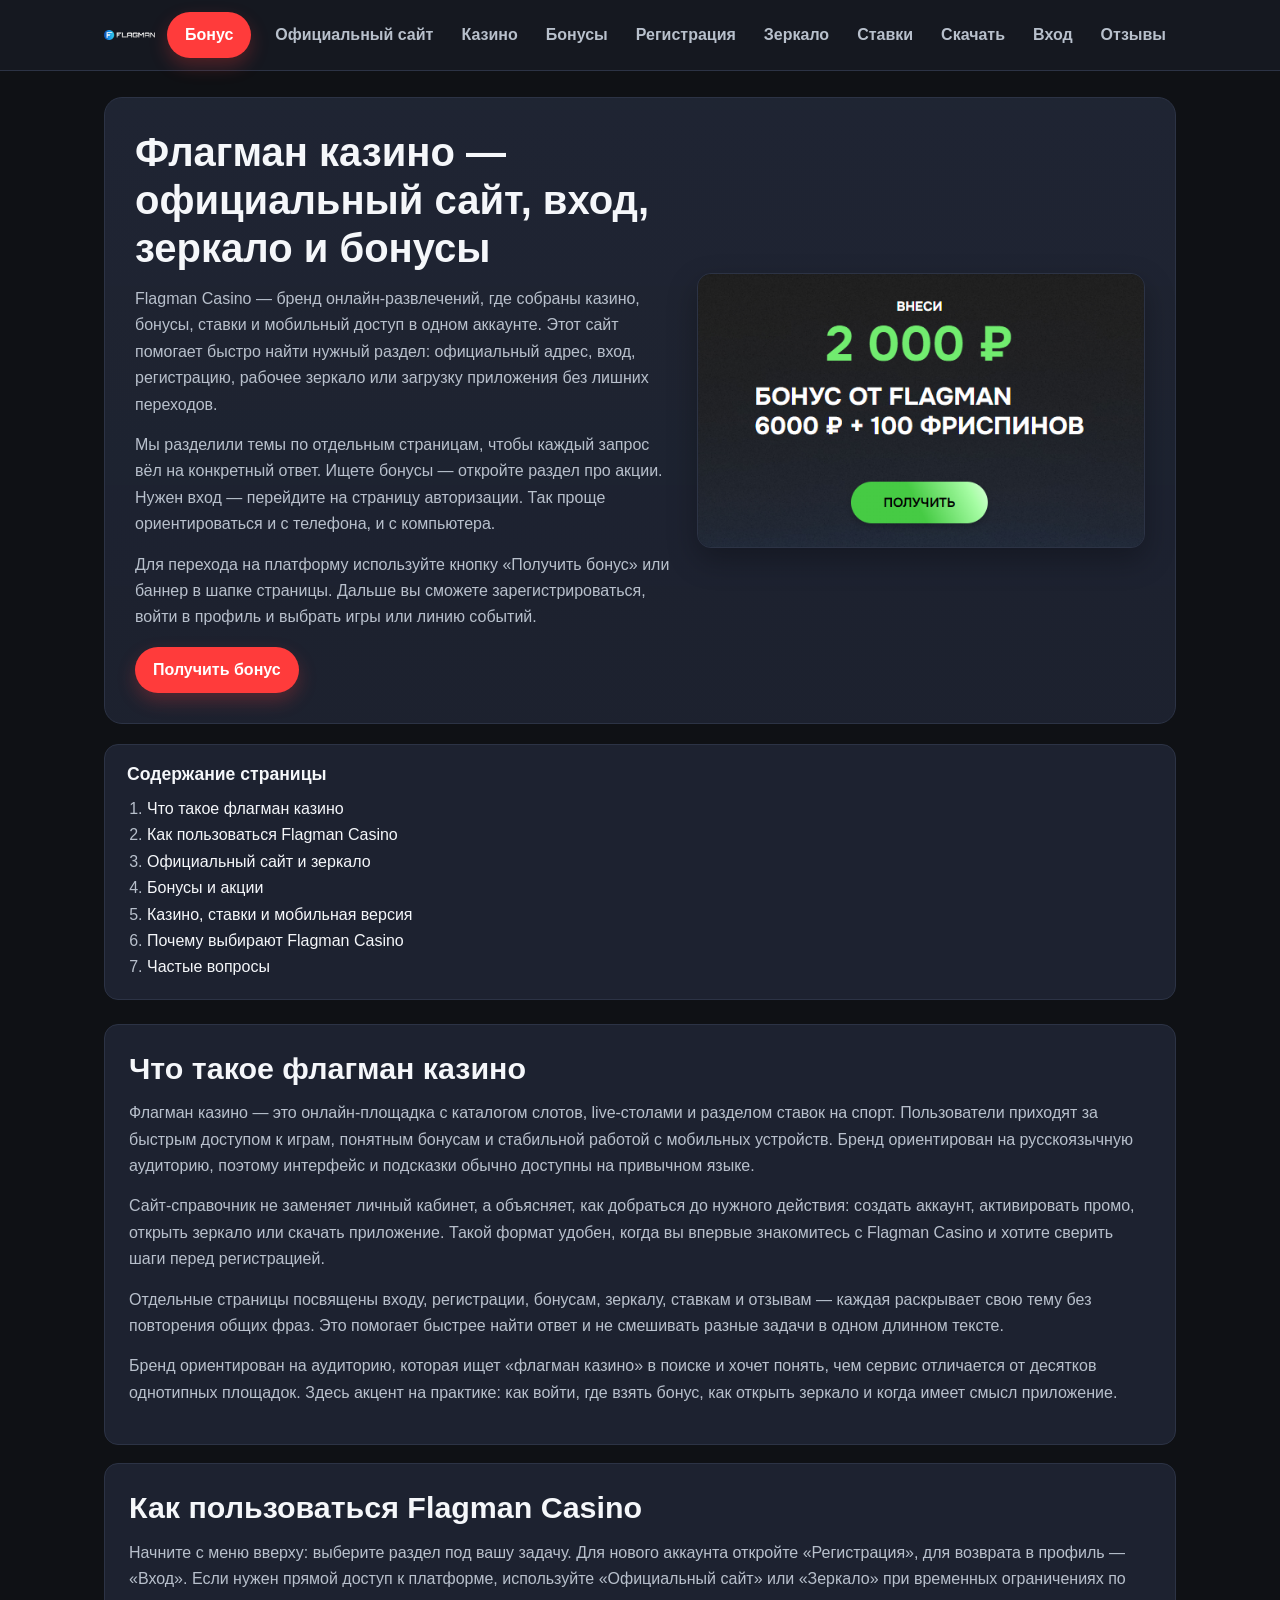
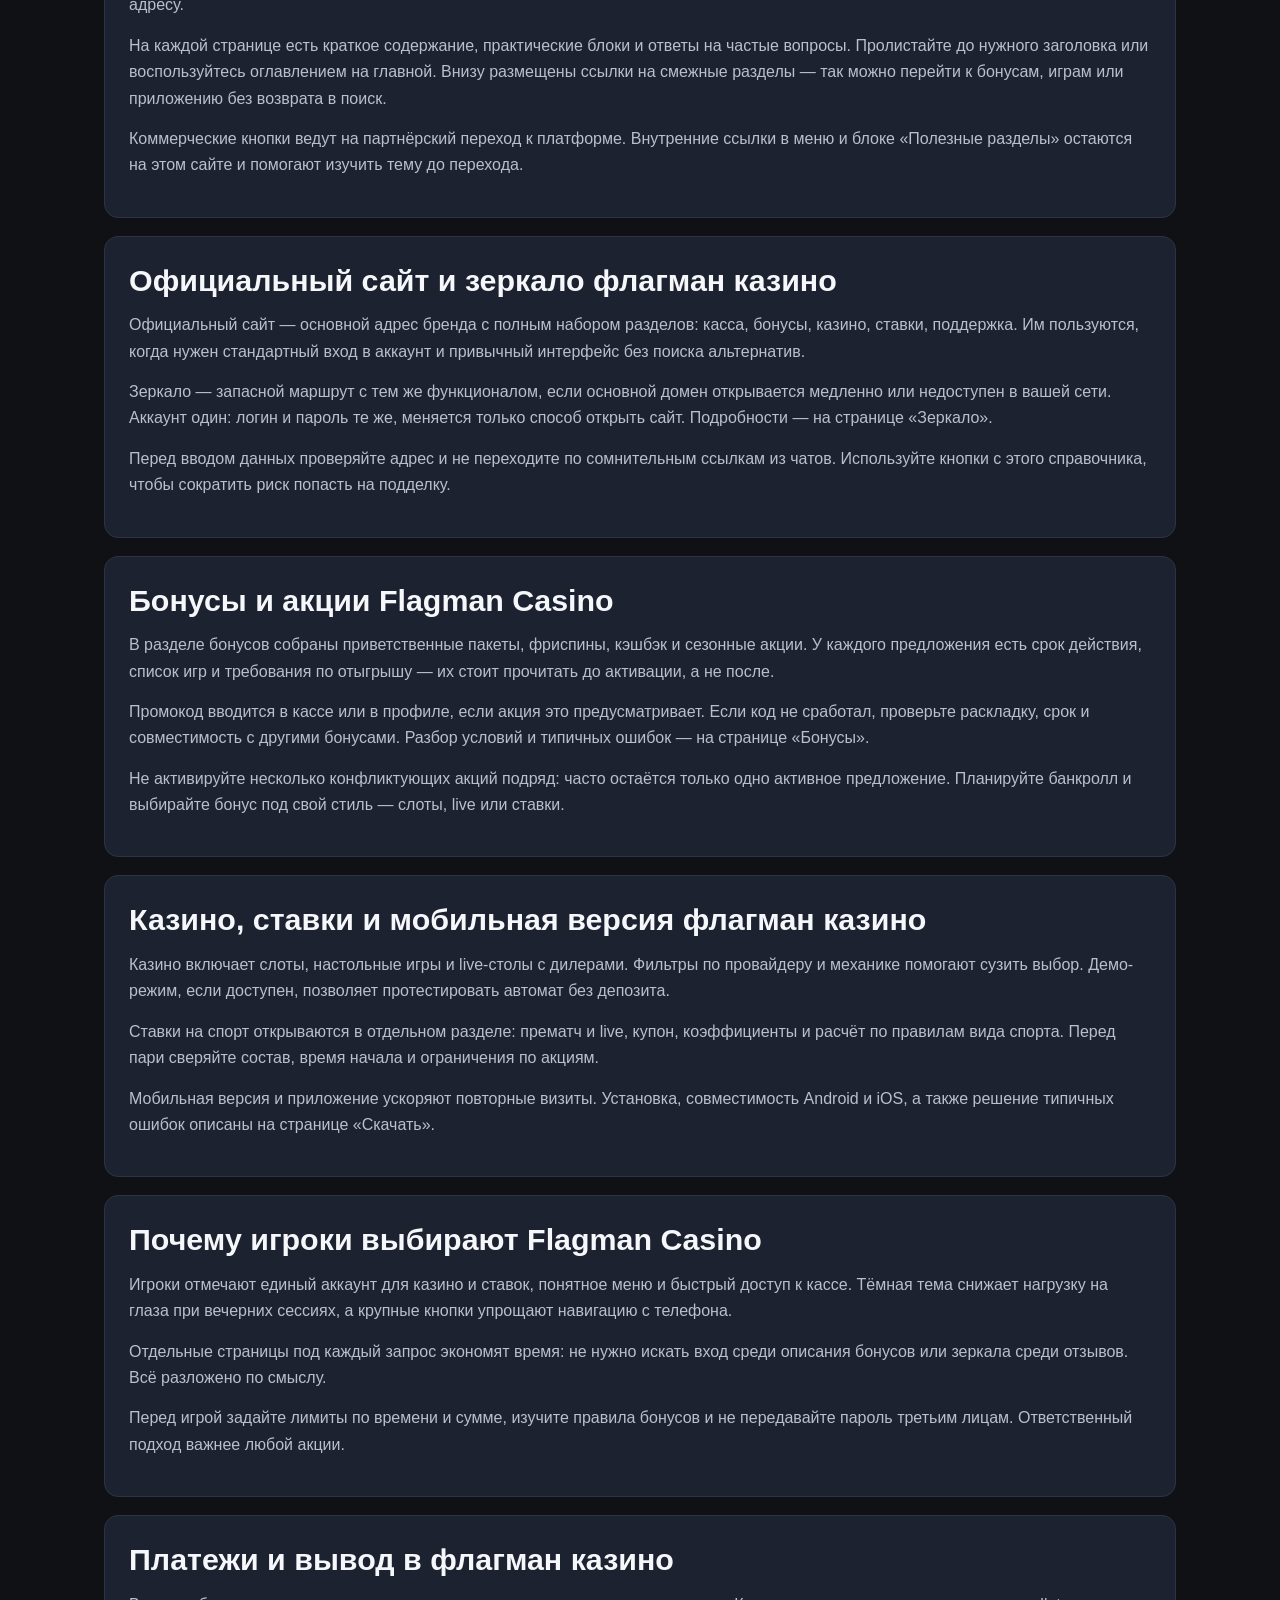
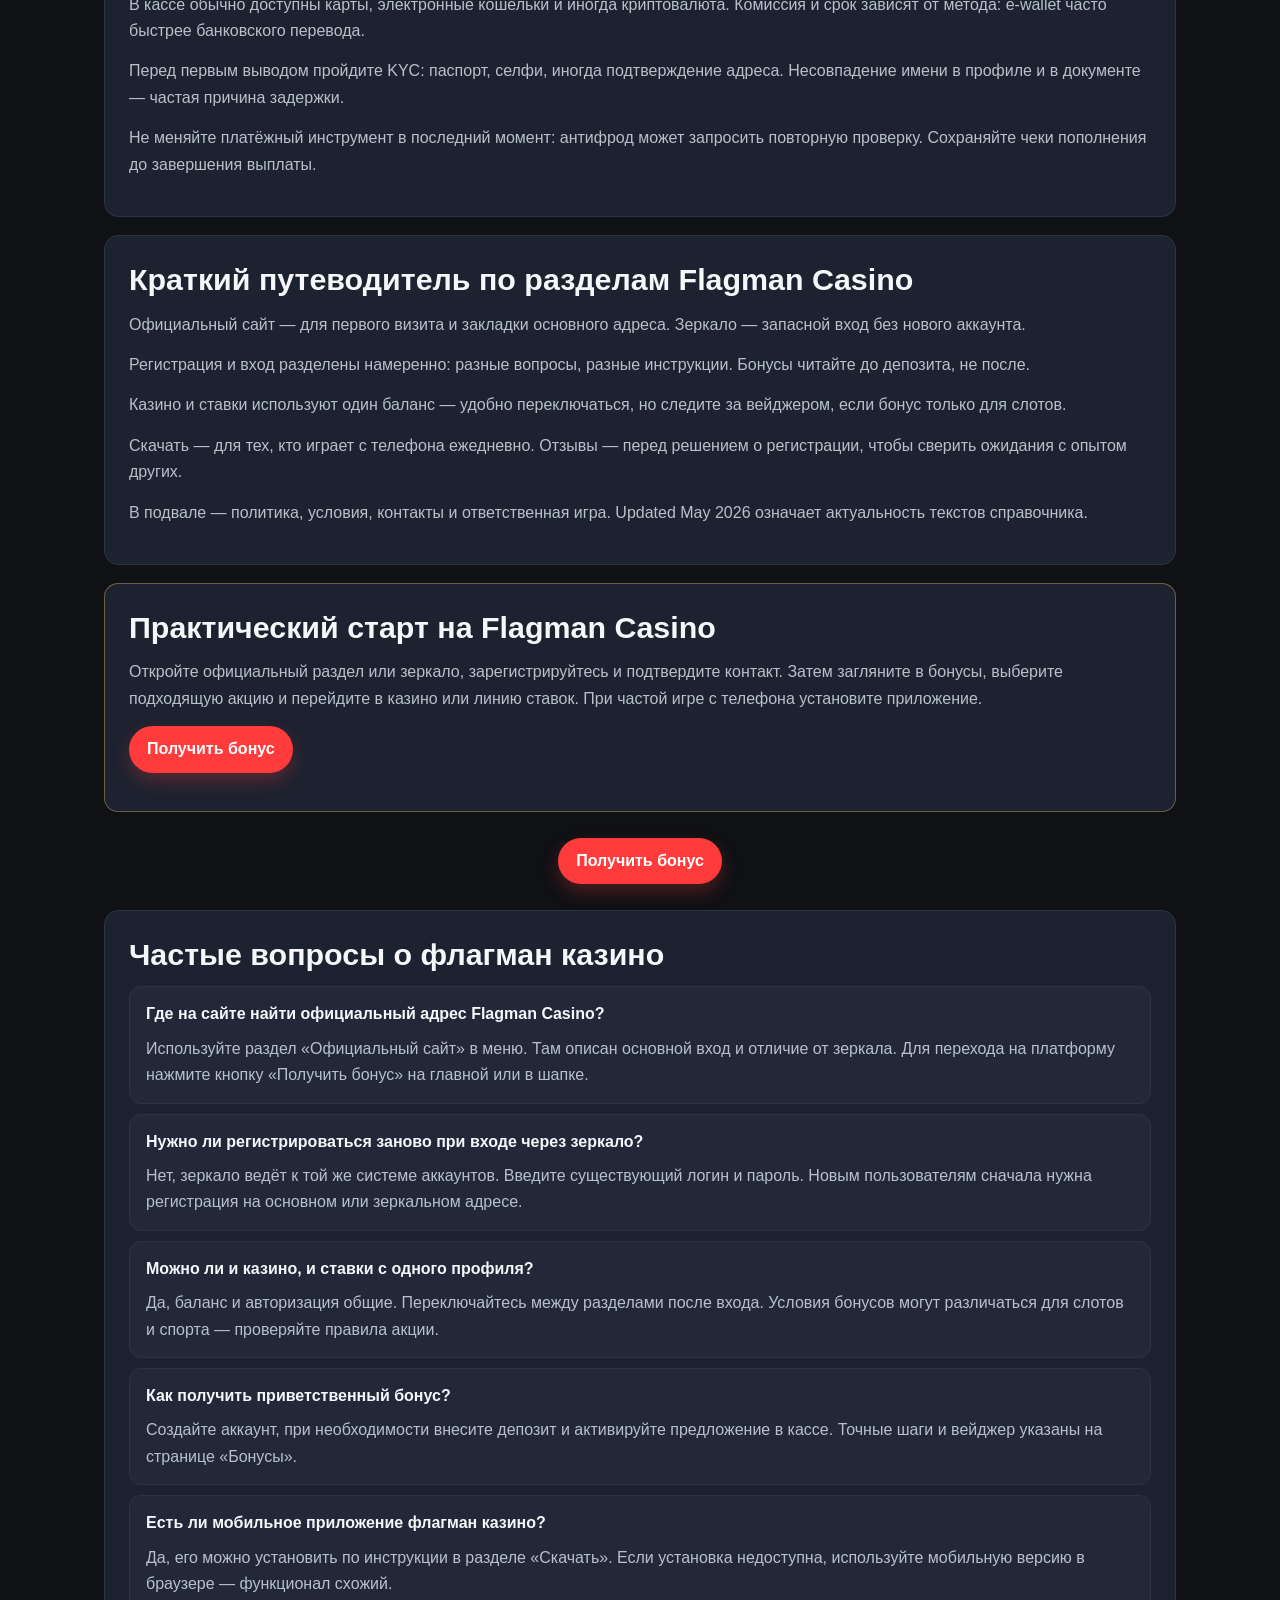
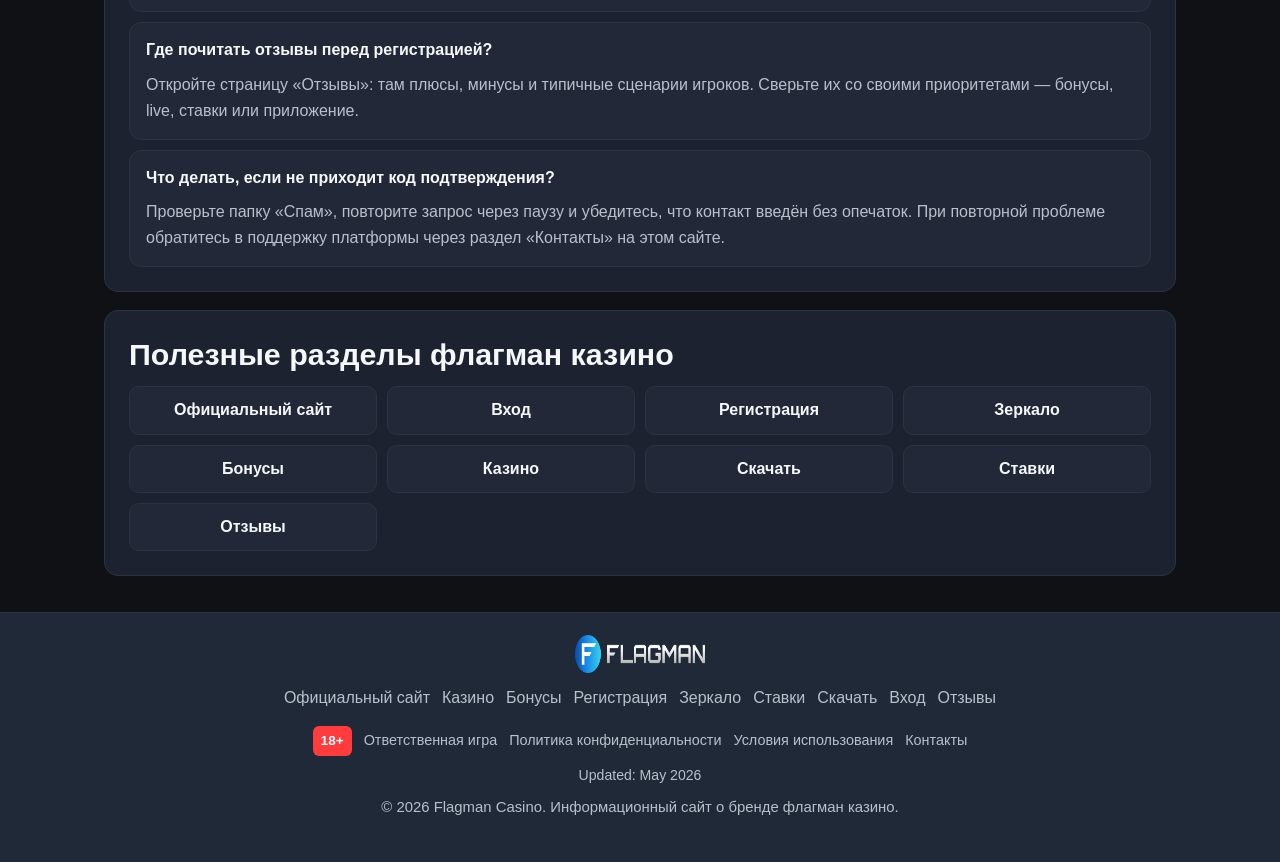
<file: index.html>
<!doctype html>
<html lang="ru">
<head>
  <meta charset="UTF-8">
  <meta name="viewport" content="width=device-width, initial-scale=1.0">
  <meta name="robots" content="index, follow, max-image-preview:large">
  <title>Флагман казино — официальный сайт, вход и зеркало</title>
  <meta name="description" content="Флагман казино: официальный сайт, вход, регистрация, бонусы, зеркало, ставки, казино и скачать приложение. Актуальный гид по Flagman Casino.">
  <link rel="canonical" href="https://flagman-casino.vercel.app/">
  <meta name="theme-color" content="#1f2937">
  
<link rel="icon" href="/favicon.ico?v=2" sizes="any">
<link rel="icon" type="image/png" sizes="32x32" href="/favicon-32x32.png?v=2">
<link rel="icon" type="image/png" sizes="16x16" href="/favicon-16x16.png?v=2">
<link rel="apple-touch-icon" href="/apple-touch-icon.png?v=2">
<link rel="manifest" href="/site.webmanifest">

  
<meta property="og:type" content="website">
<meta property="og:url" content="https://flagman-casino.vercel.app/">
<meta property="og:title" content="Флагман казино — официальный сайт, вход и зеркало">
<meta property="og:description" content="Флагман казино: официальный сайт, вход, регистрация, бонусы, зеркало, ставки, казино и скачать приложение. Актуальный гид по Flagman Casino.">
<meta property="og:image" content="https://flagman-casino.vercel.app/assets/img/flagman-banner.png">
<meta name="twitter:card" content="summary_large_image">
<meta name="twitter:title" content="Флагман казино — официальный сайт, вход и зеркало">
<meta name="twitter:description" content="Флагман казино: официальный сайт, вход, регистрация, бонусы, зеркало, ставки, казино и скачать приложение. Актуальный гид по Flagman Casino.">
<meta name="twitter:image" content="https://flagman-casino.vercel.app/assets/img/flagman-banner.png">

  <link rel="stylesheet" href="/style.css">
  <script type="application/ld+json">{"@context": "https://schema.org", "@graph": [{"@type": "WebSite", "@id": "https://flagman-casino.vercel.app/#website", "url": "https://flagman-casino.vercel.app/", "name": "Flagman Casino", "inLanguage": "ru-RU"}, {"@type": "Organization", "@id": "https://flagman-casino.vercel.app/#organization", "name": "Flagman Casino", "url": "https://flagman-casino.vercel.app/", "logo": "https://flagman-casino.vercel.app/assets/img/logo.png"}, {"@type": "WebPage", "@id": "https://flagman-casino.vercel.app/#webpage", "url": "https://flagman-casino.vercel.app/", "name": "Флагман казино — официальный сайт, вход и зеркало", "description": "Флагман казино: официальный сайт, вход, регистрация, бонусы, зеркало, ставки, казино и скачать приложение. Актуальный гид по Flagman Casino.", "isPartOf": {"@id": "https://flagman-casino.vercel.app/#website"}, "inLanguage": "ru-RU"}, {"@type": "BreadcrumbList", "itemListElement": [{"@type": "ListItem", "position": 1, "name": "Главная", "item": "https://flagman-casino.vercel.app/"}]}, {"@type": "Article", "headline": "Флагман казино — официальный сайт, вход, зеркало и бонусы", "description": "Флагман казино: официальный сайт, вход, регистрация, бонусы, зеркало, ставки, казино и скачать приложение. Актуальный гид по Flagman Casino.", "author": {"@type": "Organization", "name": "Flagman Casino"}, "publisher": {"@type": "Organization", "name": "Flagman Casino", "logo": "https://flagman-casino.vercel.app/assets/img/logo.png"}, "datePublished": "2026-05-17", "dateModified": "2026-05-17", "inLanguage": "ru-RU", "mainEntityOfPage": {"@id": "https://flagman-casino.vercel.app/#webpage"}}, {"@type": "FAQPage", "mainEntity": [{"@type": "Question", "name": "Где на сайте найти официальный адрес Flagman Casino?", "acceptedAnswer": {"@type": "Answer", "text": "Используйте раздел «Официальный сайт» в меню. Там описан основной вход и отличие от зеркала. Для перехода на платформу нажмите кнопку «Получить бонус» на главной или в шапке."}}, {"@type": "Question", "name": "Нужно ли регистрироваться заново при входе через зеркало?", "acceptedAnswer": {"@type": "Answer", "text": "Нет, зеркало ведёт к той же системе аккаунтов. Введите существующий логин и пароль. Новым пользователям сначала нужна регистрация на основном или зеркальном адресе."}}, {"@type": "Question", "name": "Можно ли и казино, и ставки с одного профиля?", "acceptedAnswer": {"@type": "Answer", "text": "Да, баланс и авторизация общие. Переключайтесь между разделами после входа. Условия бонусов могут различаться для слотов и спорта — проверяйте правила акции."}}, {"@type": "Question", "name": "Как получить приветственный бонус?", "acceptedAnswer": {"@type": "Answer", "text": "Создайте аккаунт, при необходимости внесите депозит и активируйте предложение в кассе. Точные шаги и вейджер указаны на странице «Бонусы»."}}, {"@type": "Question", "name": "Есть ли мобильное приложение флагман казино?", "acceptedAnswer": {"@type": "Answer", "text": "Да, его можно установить по инструкции в разделе «Скачать». Если установка недоступна, используйте мобильную версию в браузере — функционал схожий."}}, {"@type": "Question", "name": "Где почитать отзывы перед регистрацией?", "acceptedAnswer": {"@type": "Answer", "text": "Откройте страницу «Отзывы»: там плюсы, минусы и типичные сценарии игроков. Сверьте их со своими приоритетами — бонусы, live, ставки или приложение."}}, {"@type": "Question", "name": "Что делать, если не приходит код подтверждения?", "acceptedAnswer": {"@type": "Answer", "text": "Проверьте папку «Спам», повторите запрос через паузу и убедитесь, что контакт введён без опечаток. При повторной проблеме обратитесь в поддержку платформы через раздел «Контакты» на этом сайте."}}]}]}</script>
</head>
<body>
<header class="site-header">
  <div class="container header-inner">
    <div class="brand-wrap">
      <a href="/"><img src="/assets/img/logo.png" alt="Flagman Casino логотип" class="logo" width="140" height="40" decoding="async"></a>
      <a class="bonus-btn" href="https://lkga.cc/0b02c9ea" target="_blank" rel="nofollow sponsored noopener">Бонус</a>
    </div>
    <button class="menu-toggle" type="button" data-menu-toggle aria-label="Открыть меню" aria-expanded="false">☰</button>
    <nav class="main-nav" data-main-nav aria-label="Основное меню">
      <ul class="nav-list"><li><a href="/official-site/">Официальный сайт</a></li><li><a href="/casino/">Казино</a></li><li><a href="/bonus/">Бонусы</a></li><li><a href="/registration/">Регистрация</a></li><li><a href="/zerkalo/">Зеркало</a></li><li><a href="/bets/">Ставки</a></li><li><a href="/download/">Скачать</a></li><li><a href="/login/">Вход</a></li><li><a href="/reviews/">Отзывы</a></li></ul>
    </nav>
  </div>
</header>
<main>
  <div class="container">
    <section class="hero">
      <div class="hero-grid">
        <div>
          <h1>Флагман казино — официальный сайт, вход, зеркало и бонусы</h1>
          <p>Flagman Casino — бренд онлайн-развлечений, где собраны казино, бонусы, ставки и мобильный доступ в одном аккаунте. Этот сайт помогает быстро найти нужный раздел: официальный адрес, вход, регистрацию, рабочее зеркало или загрузку приложения без лишних переходов.</p><p>Мы разделили темы по отдельным страницам, чтобы каждый запрос вёл на конкретный ответ. Ищете бонусы — откройте раздел про акции. Нужен вход — перейдите на страницу авторизации. Так проще ориентироваться и с телефона, и с компьютера.</p><p>Для перехода на платформу используйте кнопку «Получить бонус» или баннер в шапке страницы. Дальше вы сможете зарегистрироваться, войти в профиль и выбрать игры или линию событий.</p>
          <div class="hero-actions">
            <a class="cta-btn" href="https://lkga.cc/0b02c9ea" target="_blank" rel="nofollow sponsored noopener">Получить бонус</a>
          </div>
        </div>
        <a class="banner-link" href="https://lkga.cc/0b02c9ea" target="_blank" rel="nofollow sponsored noopener">
          <img src="/assets/img/flagman-banner.png" alt="Флагман казино официальный сайт, вход и бонусы" width="520" height="320" loading="eager" fetchpriority="high" decoding="async">
        </a>
      </div>
    </section>
    <nav class="page-toc" aria-label="Содержание страницы"><h2 class="toc-title">Содержание страницы</h2><ol><li><a href="#what-is">Что такое флагман казино</a></li><li><a href="#how-to-use">Как пользоваться Flagman Casino</a></li><li><a href="#official-mirror">Официальный сайт и зеркало</a></li><li><a href="#bonuses">Бонусы и акции</a></li><li><a href="#games-bets">Казино, ставки и мобильная версия</a></li><li><a href="#why-choose">Почему выбирают Flagman Casino</a></li><li><a href="#faq">Частые вопросы</a></li></ol></nav>
    <div class="content-grid">
      <section class="section-card" id="what-is"><h2>Что такое флагман казино</h2><p>Флагман казино — это онлайн-площадка с каталогом слотов, live-столами и разделом ставок на спорт. Пользователи приходят за быстрым доступом к играм, понятным бонусам и стабильной работой с мобильных устройств. Бренд ориентирован на русскоязычную аудиторию, поэтому интерфейс и подсказки обычно доступны на привычном языке.</p><p>Сайт-справочник не заменяет личный кабинет, а объясняет, как добраться до нужного действия: создать аккаунт, активировать промо, открыть зеркало или скачать приложение. Такой формат удобен, когда вы впервые знакомитесь с Flagman Casino и хотите сверить шаги перед регистрацией.</p><p>Отдельные страницы посвящены входу, регистрации, бонусам, зеркалу, ставкам и отзывам — каждая раскрывает свою тему без повторения общих фраз. Это помогает быстрее найти ответ и не смешивать разные задачи в одном длинном тексте.</p><p>Бренд ориентирован на аудиторию, которая ищет «флагман казино» в поиске и хочет понять, чем сервис отличается от десятков однотипных площадок. Здесь акцент на практике: как войти, где взять бонус, как открыть зеркало и когда имеет смысл приложение.</p></section>
<section class="section-card" id="how-to-use"><h2>Как пользоваться Flagman Casino</h2><p>Начните с меню вверху: выберите раздел под вашу задачу. Для нового аккаунта откройте «Регистрация», для возврата в профиль — «Вход». Если нужен прямой доступ к платформе, используйте «Официальный сайт» или «Зеркало» при временных ограничениях по адресу.</p><p>На каждой странице есть краткое содержание, практические блоки и ответы на частые вопросы. Пролистайте до нужного заголовка или воспользуйтесь оглавлением на главной. Внизу размещены ссылки на смежные разделы — так можно перейти к бонусам, играм или приложению без возврата в поиск.</p><p>Коммерческие кнопки ведут на партнёрский переход к платформе. Внутренние ссылки в меню и блоке «Полезные разделы» остаются на этом сайте и помогают изучить тему до перехода.</p></section>
<section class="section-card" id="official-mirror"><h2>Официальный сайт и зеркало флагман казино</h2><p>Официальный сайт — основной адрес бренда с полным набором разделов: касса, бонусы, казино, ставки, поддержка. Им пользуются, когда нужен стандартный вход в аккаунт и привычный интерфейс без поиска альтернатив.</p><p>Зеркало — запасной маршрут с тем же функционалом, если основной домен открывается медленно или недоступен в вашей сети. Аккаунт один: логин и пароль те же, меняется только способ открыть сайт. Подробности — на странице «Зеркало».</p><p>Перед вводом данных проверяйте адрес и не переходите по сомнительным ссылкам из чатов. Используйте кнопки с этого справочника, чтобы сократить риск попасть на подделку.</p></section>
<section class="section-card" id="bonuses"><h2>Бонусы и акции Flagman Casino</h2><p>В разделе бонусов собраны приветственные пакеты, фриспины, кэшбэк и сезонные акции. У каждого предложения есть срок действия, список игр и требования по отыгрышу — их стоит прочитать до активации, а не после.</p><p>Промокод вводится в кассе или в профиле, если акция это предусматривает. Если код не сработал, проверьте раскладку, срок и совместимость с другими бонусами. Разбор условий и типичных ошибок — на странице «Бонусы».</p><p>Не активируйте несколько конфликтующих акций подряд: часто остаётся только одно активное предложение. Планируйте банкролл и выбирайте бонус под свой стиль — слоты, live или ставки.</p></section>
<section class="section-card" id="games-bets"><h2>Казино, ставки и мобильная версия флагман казино</h2><p>Казино включает слоты, настольные игры и live-столы с дилерами. Фильтры по провайдеру и механике помогают сузить выбор. Демо-режим, если доступен, позволяет протестировать автомат без депозита.</p><p>Ставки на спорт открываются в отдельном разделе: прематч и live, купон, коэффициенты и расчёт по правилам вида спорта. Перед пари сверяйте состав, время начала и ограничения по акциям.</p><p>Мобильная версия и приложение ускоряют повторные визиты. Установка, совместимость Android и iOS, а также решение типичных ошибок описаны на странице «Скачать».</p></section>
<section class="section-card" id="why-choose"><h2>Почему игроки выбирают Flagman Casino</h2><p>Игроки отмечают единый аккаунт для казино и ставок, понятное меню и быстрый доступ к кассе. Тёмная тема снижает нагрузку на глаза при вечерних сессиях, а крупные кнопки упрощают навигацию с телефона.</p><p>Отдельные страницы под каждый запрос экономят время: не нужно искать вход среди описания бонусов или зеркала среди отзывов. Всё разложено по смыслу.</p><p>Перед игрой задайте лимиты по времени и сумме, изучите правила бонусов и не передавайте пароль третьим лицам. Ответственный подход важнее любой акции.</p></section>
<section class="section-card" id="payments"><h2>Платежи и вывод в флагман казино</h2><p>В кассе обычно доступны карты, электронные кошельки и иногда криптовалюта. Комиссия и срок зависят от метода: e-wallet часто быстрее банковского перевода.</p><p>Перед первым выводом пройдите KYC: паспорт, селфи, иногда подтверждение адреса. Несовпадение имени в профиле и в документе — частая причина задержки.</p><p>Не меняйте платёжный инструмент в последний момент: антифрод может запросить повторную проверку. Сохраняйте чеки пополнения до завершения выплаты.</p></section>
<section class="section-card" id="guide"><h2>Краткий путеводитель по разделам Flagman Casino</h2><p>Официальный сайт — для первого визита и закладки основного адреса. Зеркало — запасной вход без нового аккаунта.</p><p>Регистрация и вход разделены намеренно: разные вопросы, разные инструкции. Бонусы читайте до депозита, не после.</p><p>Казино и ставки используют один баланс — удобно переключаться, но следите за вейджером, если бонус только для слотов.</p><p>Скачать — для тех, кто играет с телефона ежедневно. Отзывы — перед решением о регистрации, чтобы сверить ожидания с опытом других.</p><p>В подвале — политика, условия, контакты и ответственная игра. Updated May 2026 означает актуальность текстов справочника.</p></section>

      <section class="section-card practice-block"><h2>Практический старт на Flagman Casino</h2><p>Откройте официальный раздел или зеркало, зарегистрируйтесь и подтвердите контакт. Затем загляните в бонусы, выберите подходящую акцию и перейдите в казино или линию ставок. При частой игре с телефона установите приложение.</p><p><a class="cta-btn" href="https://lkga.cc/0b02c9ea" target="_blank" rel="nofollow sponsored noopener">Получить бонус</a></p></section>
      <p class="cta-mid"><a class="cta-btn" href="https://lkga.cc/0b02c9ea" target="_blank" rel="nofollow sponsored noopener">Получить бонус</a></p>
      <section class="section-card" id="faq"><h2>Частые вопросы о флагман казино</h2><div class="faq-item"><h3>Где на сайте найти официальный адрес Flagman Casino?</h3><p>Используйте раздел «Официальный сайт» в меню. Там описан основной вход и отличие от зеркала. Для перехода на платформу нажмите кнопку «Получить бонус» на главной или в шапке.</p></div><div class="faq-item"><h3>Нужно ли регистрироваться заново при входе через зеркало?</h3><p>Нет, зеркало ведёт к той же системе аккаунтов. Введите существующий логин и пароль. Новым пользователям сначала нужна регистрация на основном или зеркальном адресе.</p></div><div class="faq-item"><h3>Можно ли и казино, и ставки с одного профиля?</h3><p>Да, баланс и авторизация общие. Переключайтесь между разделами после входа. Условия бонусов могут различаться для слотов и спорта — проверяйте правила акции.</p></div><div class="faq-item"><h3>Как получить приветственный бонус?</h3><p>Создайте аккаунт, при необходимости внесите депозит и активируйте предложение в кассе. Точные шаги и вейджер указаны на странице «Бонусы».</p></div><div class="faq-item"><h3>Есть ли мобильное приложение флагман казино?</h3><p>Да, его можно установить по инструкции в разделе «Скачать». Если установка недоступна, используйте мобильную версию в браузере — функционал схожий.</p></div><div class="faq-item"><h3>Где почитать отзывы перед регистрацией?</h3><p>Откройте страницу «Отзывы»: там плюсы, минусы и типичные сценарии игроков. Сверьте их со своими приоритетами — бонусы, live, ставки или приложение.</p></div><div class="faq-item"><h3>Что делать, если не приходит код подтверждения?</h3><p>Проверьте папку «Спам», повторите запрос через паузу и убедитесь, что контакт введён без опечаток. При повторной проблеме обратитесь в поддержку платформы через раздел «Контакты» на этом сайте.</p></div></section>
      <section class="section-card">
  <h2>Полезные разделы флагман казино</h2>
  <div class="links-grid"><a href="/official-site/">Официальный сайт</a><a href="/login/">Вход</a><a href="/registration/">Регистрация</a><a href="/zerkalo/">Зеркало</a><a href="/bonus/">Бонусы</a><a href="/casino/">Казино</a><a href="/download/">Скачать</a><a href="/bets/">Ставки</a><a href="/reviews/">Отзывы</a></div>
</section>
    </div>
  </div>
</main>
<footer class="site-footer">
  <div class="container footer-inner">
    <img src="/assets/img/logo.png" alt="Флагман казино" class="footer-logo" width="130" height="38" loading="lazy" decoding="async">
    <div class="footer-links">
      <a href="/official-site/">Официальный сайт</a>
      <a href="/casino/">Казино</a>
      <a href="/bonus/">Бонусы</a>
      <a href="/registration/">Регистрация</a>
      <a href="/zerkalo/">Зеркало</a>
      <a href="/bets/">Ставки</a>
      <a href="/download/">Скачать</a>
      <a href="/login/">Вход</a>
      <a href="/reviews/">Отзывы</a>
    </div>
    <div class="footer-trust">
      <span class="badge-18">18+</span>
      <a href="/responsible-gaming/">Ответственная игра</a>
      <a href="/privacy-policy/">Политика конфиденциальности</a>
      <a href="/terms/">Условия использования</a>
      <a href="/contacts/">Контакты</a>
    </div>
    <p class="footer-updated">Updated: May 2026</p>
    <p class="copyright">© 2026 Flagman Casino. Информационный сайт о бренде флагман казино.</p>
  </div>
</footer>
<script src="/script.js" defer></script>
</body>
</html>
</file>
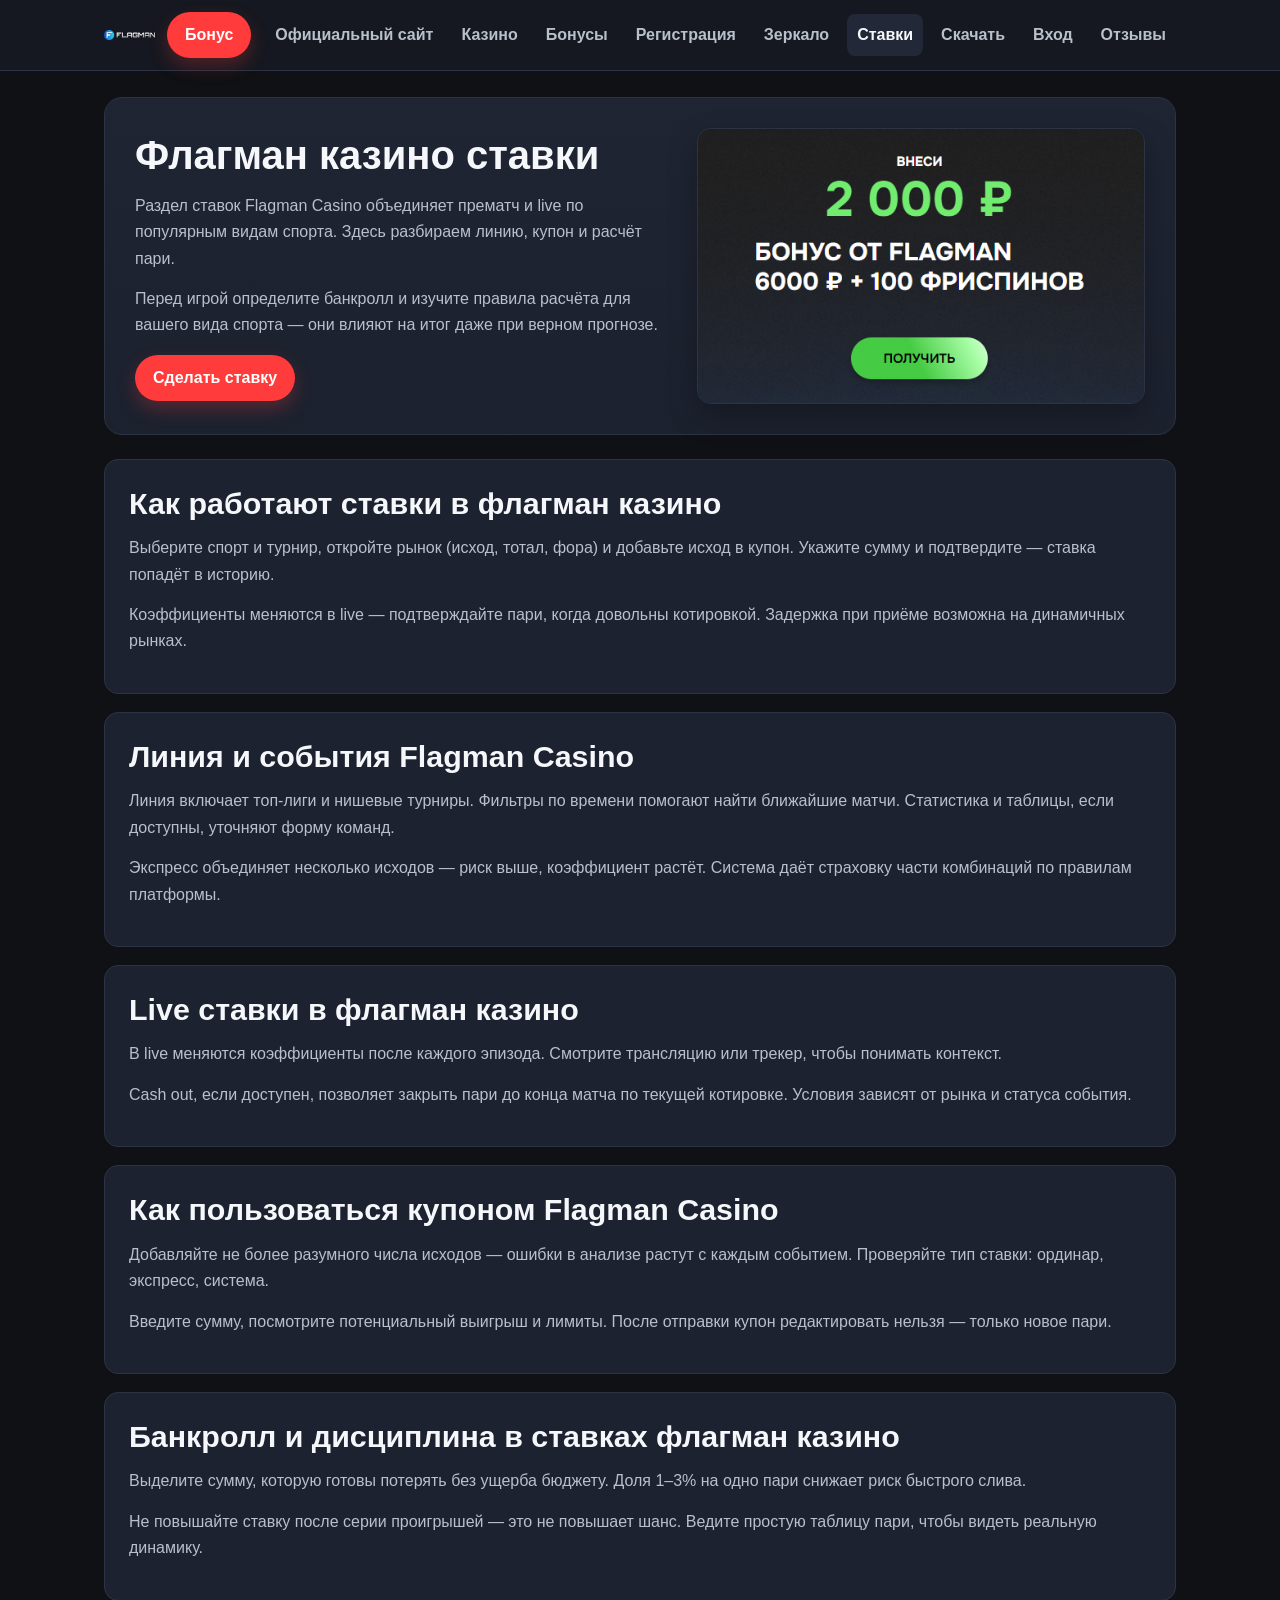
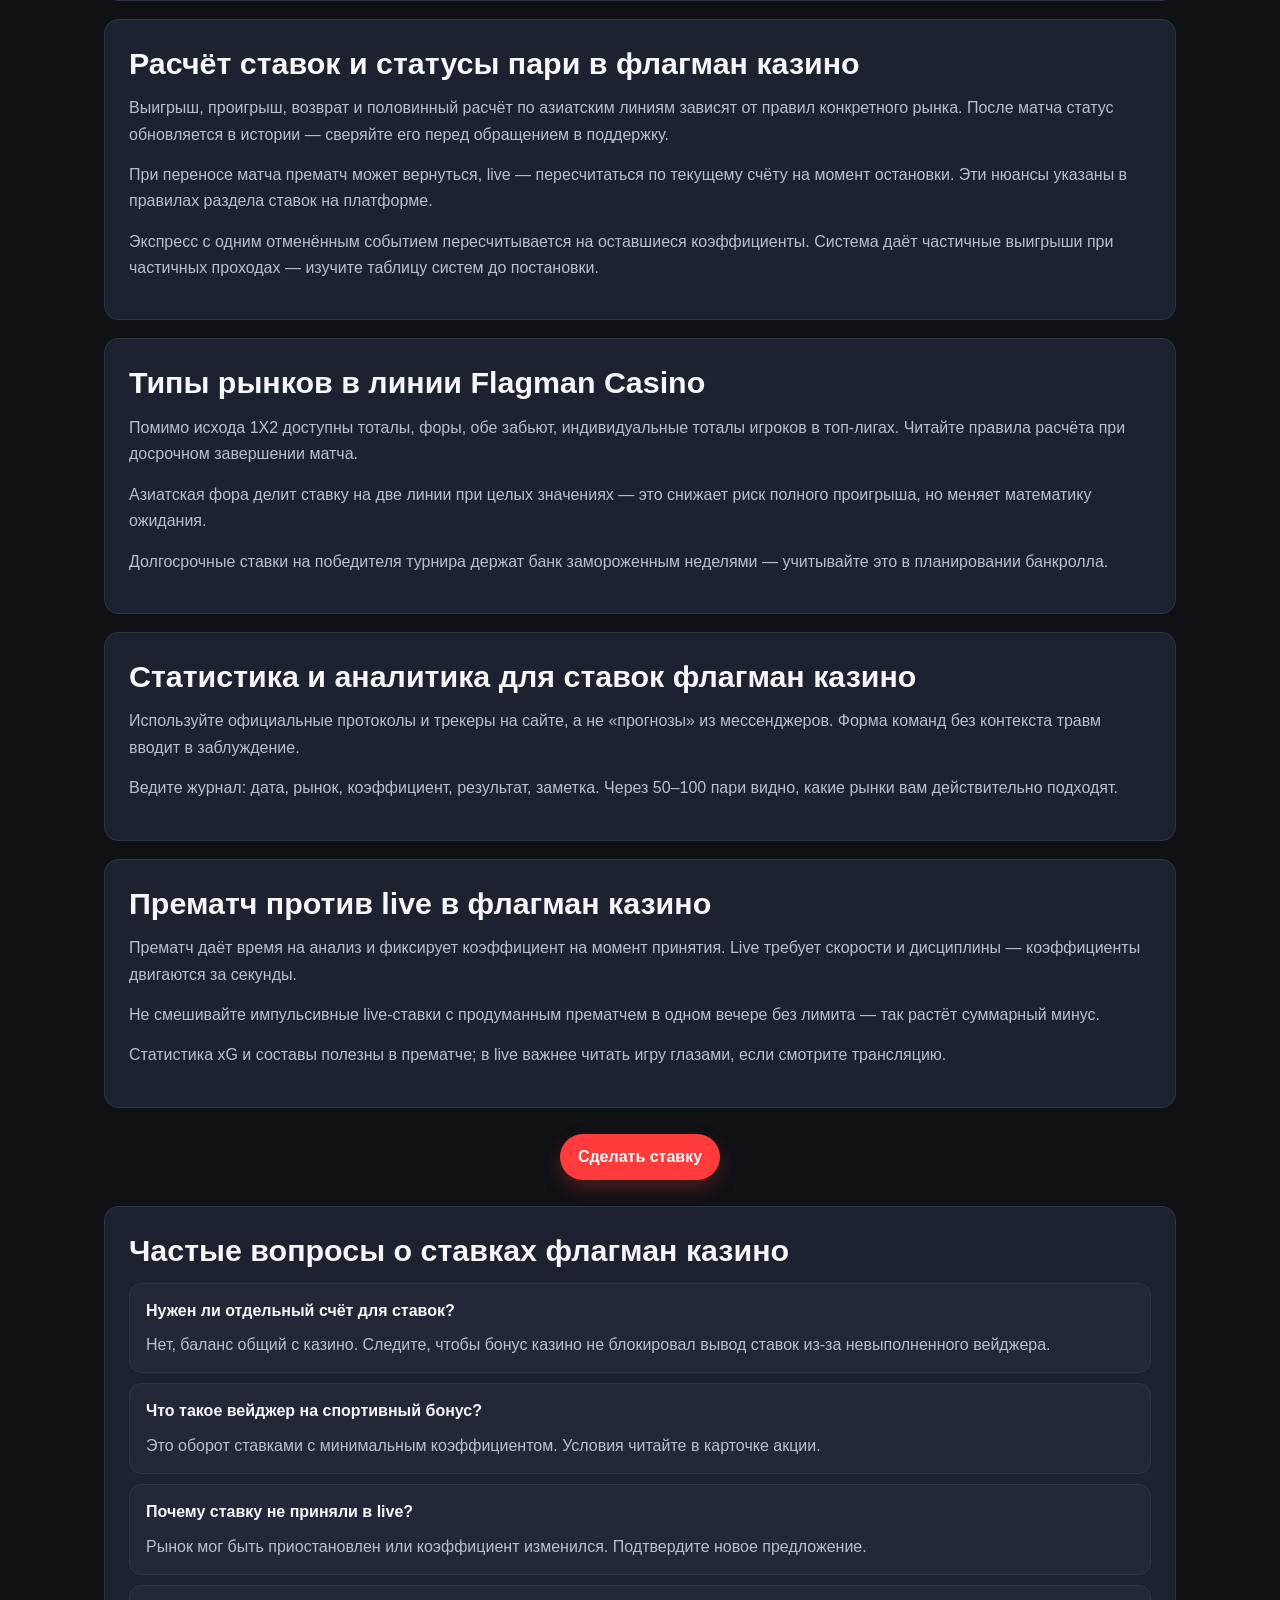
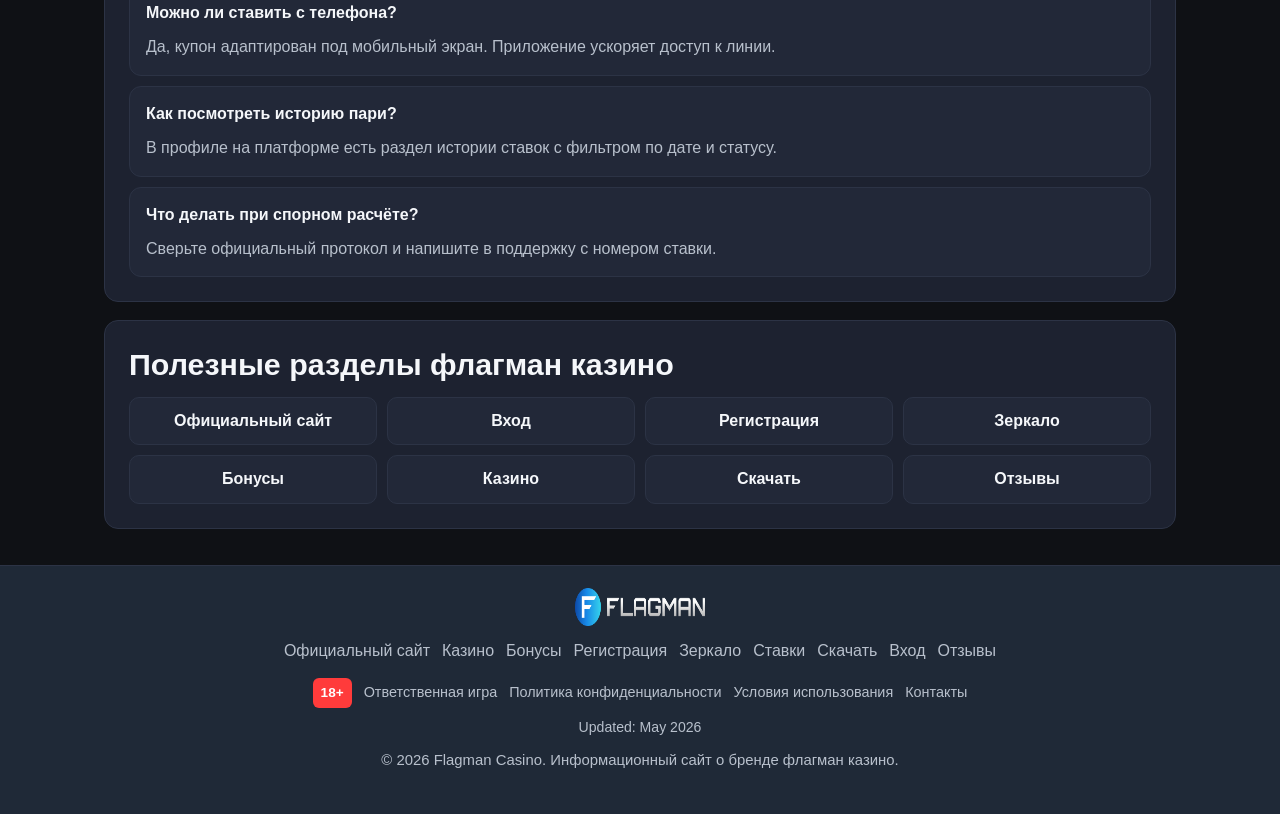
<file: bets.html>
<!doctype html>
<html lang="ru">
<head>
  <meta charset="UTF-8">
  <meta name="viewport" content="width=device-width, initial-scale=1.0">
  <meta name="robots" content="index, follow, max-image-preview:large">
  <title>Флагман казино ставки — линия и события</title>
  <meta name="description" content="Ставки в флагман казино: линия, live-события и купон Flagman Casino. Как поставить и рассчитать пари без ошибок.">
  <link rel="canonical" href="https://flagman-casino.vercel.app/bets/">
  <meta name="theme-color" content="#1f2937">
  
<link rel="icon" href="/favicon.ico?v=2" sizes="any">
<link rel="icon" type="image/png" sizes="32x32" href="/favicon-32x32.png?v=2">
<link rel="icon" type="image/png" sizes="16x16" href="/favicon-16x16.png?v=2">
<link rel="apple-touch-icon" href="/apple-touch-icon.png?v=2">
<link rel="manifest" href="/site.webmanifest">

  
<meta property="og:type" content="website">
<meta property="og:url" content="https://flagman-casino.vercel.app/bets/">
<meta property="og:title" content="Флагман казино ставки — линия и события">
<meta property="og:description" content="Ставки в флагман казино: линия, live-события и купон Flagman Casino. Как поставить и рассчитать пари без ошибок.">
<meta property="og:image" content="https://flagman-casino.vercel.app/assets/img/flagman-banner.png">
<meta name="twitter:card" content="summary_large_image">
<meta name="twitter:title" content="Флагман казино ставки — линия и события">
<meta name="twitter:description" content="Ставки в флагман казино: линия, live-события и купон Flagman Casino. Как поставить и рассчитать пари без ошибок.">
<meta name="twitter:image" content="https://flagman-casino.vercel.app/assets/img/flagman-banner.png">

  <link rel="stylesheet" href="/style.css">
  <script type="application/ld+json">{"@context": "https://schema.org", "@graph": [{"@type": "WebSite", "@id": "https://flagman-casino.vercel.app/#website", "url": "https://flagman-casino.vercel.app/", "name": "Flagman Casino", "inLanguage": "ru-RU"}, {"@type": "Organization", "@id": "https://flagman-casino.vercel.app/#organization", "name": "Flagman Casino", "url": "https://flagman-casino.vercel.app/", "logo": "https://flagman-casino.vercel.app/assets/img/logo.png"}, {"@type": "WebPage", "@id": "https://flagman-casino.vercel.app/bets/#webpage", "url": "https://flagman-casino.vercel.app/bets/", "name": "Флагман казино ставки — линия и события", "description": "Ставки в флагман казино: линия, live-события и купон Flagman Casino. Как поставить и рассчитать пари без ошибок.", "isPartOf": {"@id": "https://flagman-casino.vercel.app/#website"}, "inLanguage": "ru-RU"}, {"@type": "BreadcrumbList", "itemListElement": [{"@type": "ListItem", "position": 1, "name": "Главная", "item": "https://flagman-casino.vercel.app/"}, {"@type": "ListItem", "position": 2, "name": "Ставки", "item": "https://flagman-casino.vercel.app/bets/"}]}, {"@type": "Article", "headline": "Флагман казино ставки", "description": "Ставки в флагман казино: линия, live-события и купон Flagman Casino. Как поставить и рассчитать пари без ошибок.", "author": {"@type": "Organization", "name": "Flagman Casino"}, "publisher": {"@type": "Organization", "name": "Flagman Casino", "logo": "https://flagman-casino.vercel.app/assets/img/logo.png"}, "datePublished": "2026-05-17", "dateModified": "2026-05-17", "inLanguage": "ru-RU", "mainEntityOfPage": {"@id": "https://flagman-casino.vercel.app/bets/#webpage"}}, {"@type": "FAQPage", "mainEntity": [{"@type": "Question", "name": "Нужен ли отдельный счёт для ставок?", "acceptedAnswer": {"@type": "Answer", "text": "Нет, баланс общий с казино. Следите, чтобы бонус казино не блокировал вывод ставок из-за невыполненного вейджера."}}, {"@type": "Question", "name": "Что такое вейджер на спортивный бонус?", "acceptedAnswer": {"@type": "Answer", "text": "Это оборот ставками с минимальным коэффициентом. Условия читайте в карточке акции."}}, {"@type": "Question", "name": "Почему ставку не приняли в live?", "acceptedAnswer": {"@type": "Answer", "text": "Рынок мог быть приостановлен или коэффициент изменился. Подтвердите новое предложение."}}, {"@type": "Question", "name": "Можно ли ставить с телефона?", "acceptedAnswer": {"@type": "Answer", "text": "Да, купон адаптирован под мобильный экран. Приложение ускоряет доступ к линии."}}, {"@type": "Question", "name": "Как посмотреть историю пари?", "acceptedAnswer": {"@type": "Answer", "text": "В профиле на платформе есть раздел истории ставок с фильтром по дате и статусу."}}, {"@type": "Question", "name": "Что делать при спорном расчёте?", "acceptedAnswer": {"@type": "Answer", "text": "Сверьте официальный протокол и напишите в поддержку с номером ставки."}}]}]}</script>
</head>
<body>
<header class="site-header">
  <div class="container header-inner">
    <div class="brand-wrap">
      <a href="/"><img src="/assets/img/logo.png" alt="Flagman Casino логотип" class="logo" width="140" height="40" decoding="async"></a>
      <a class="bonus-btn" href="https://lkga.cc/0b02c9ea" target="_blank" rel="nofollow sponsored noopener">Бонус</a>
    </div>
    <button class="menu-toggle" type="button" data-menu-toggle aria-label="Открыть меню" aria-expanded="false">☰</button>
    <nav class="main-nav" data-main-nav aria-label="Основное меню">
      <ul class="nav-list"><li><a href="/official-site/">Официальный сайт</a></li><li><a href="/casino/">Казино</a></li><li><a href="/bonus/">Бонусы</a></li><li><a href="/registration/">Регистрация</a></li><li><a href="/zerkalo/">Зеркало</a></li><li><a href="/bets/" class="active">Ставки</a></li><li><a href="/download/">Скачать</a></li><li><a href="/login/">Вход</a></li><li><a href="/reviews/">Отзывы</a></li></ul>
    </nav>
  </div>
</header>
<main>
  <div class="container">
    <section class="hero">
      <div class="hero-grid">
        <div>
          <h1>Флагман казино ставки</h1>
          <p>Раздел ставок Flagman Casino объединяет прематч и live по популярным видам спорта. Здесь разбираем линию, купон и расчёт пари.</p><p>Перед игрой определите банкролл и изучите правила расчёта для вашего вида спорта — они влияют на итог даже при верном прогнозе.</p>
          <div class="hero-actions">
            <a class="cta-btn" href="https://lkga.cc/0b02c9ea" target="_blank" rel="nofollow sponsored noopener">Сделать ставку</a>
          </div>
        </div>
        <a class="banner-link" href="https://lkga.cc/0b02c9ea" target="_blank" rel="nofollow sponsored noopener">
          <img src="/assets/img/flagman-banner.png" alt="Флагман казино ставки и события" width="520" height="320" loading="eager" fetchpriority="high" decoding="async">
        </a>
      </div>
    </section>
    
    <div class="content-grid">
      <section class="section-card" id="how-bets"><h2>Как работают ставки в флагман казино</h2><p>Выберите спорт и турнир, откройте рынок (исход, тотал, фора) и добавьте исход в купон. Укажите сумму и подтвердите — ставка попадёт в историю.</p><p>Коэффициенты меняются в live — подтверждайте пари, когда довольны котировкой. Задержка при приёме возможна на динамичных рынках.</p></section>
<section class="section-card" id="line"><h2>Линия и события Flagman Casino</h2><p>Линия включает топ-лиги и нишевые турниры. Фильтры по времени помогают найти ближайшие матчи. Статистика и таблицы, если доступны, уточняют форму команд.</p><p>Экспресс объединяет несколько исходов — риск выше, коэффициент растёт. Система даёт страховку части комбинаций по правилам платформы.</p></section>
<section class="section-card" id="live"><h2>Live ставки в флагман казино</h2><p>В live меняются коэффициенты после каждого эпизода. Смотрите трансляцию или трекер, чтобы понимать контекст.</p><p>Cash out, если доступен, позволяет закрыть пари до конца матча по текущей котировке. Условия зависят от рынка и статуса события.</p></section>
<section class="section-card" id="coupon"><h2>Как пользоваться купоном Flagman Casino</h2><p>Добавляйте не более разумного числа исходов — ошибки в анализе растут с каждым событием. Проверяйте тип ставки: ординар, экспресс, система.</p><p>Введите сумму, посмотрите потенциальный выигрыш и лимиты. После отправки купон редактировать нельзя — только новое пари.</p></section>
<section class="section-card" id="bankroll"><h2>Банкролл и дисциплина в ставках флагман казино</h2><p>Выделите сумму, которую готовы потерять без ущерба бюджету. Доля 1–3% на одно пари снижает риск быстрого слива.</p><p>Не повышайте ставку после серии проигрышей — это не повышает шанс. Ведите простую таблицу пари, чтобы видеть реальную динамику.</p></section>
<section class="section-card" id="settlement"><h2>Расчёт ставок и статусы пари в флагман казино</h2><p>Выигрыш, проигрыш, возврат и половинный расчёт по азиатским линиям зависят от правил конкретного рынка. После матча статус обновляется в истории — сверяйте его перед обращением в поддержку.</p><p>При переносе матча прематч может вернуться, live — пересчитаться по текущему счёту на момент остановки. Эти нюансы указаны в правилах раздела ставок на платформе.</p><p>Экспресс с одним отменённым событием пересчитывается на оставшиеся коэффициенты. Система даёт частичные выигрыши при частичных проходах — изучите таблицу систем до постановки.</p></section>
<section class="section-card" id="markets"><h2>Типы рынков в линии Flagman Casino</h2><p>Помимо исхода 1X2 доступны тоталы, форы, обе забьют, индивидуальные тоталы игроков в топ-лигах. Читайте правила расчёта при досрочном завершении матча.</p><p>Азиатская фора делит ставку на две линии при целых значениях — это снижает риск полного проигрыша, но меняет математику ожидания.</p><p>Долгосрочные ставки на победителя турнира держат банк замороженным неделями — учитывайте это в планировании банкролла.</p></section>
<section class="section-card" id="stats"><h2>Статистика и аналитика для ставок флагман казино</h2><p>Используйте официальные протоколы и трекеры на сайте, а не «прогнозы» из мессенджеров. Форма команд без контекста травм вводит в заблуждение.</p><p>Ведите журнал: дата, рынок, коэффициент, результат, заметка. Через 50–100 пари видно, какие рынки вам действительно подходят.</p></section>
<section class="section-card" id="pre-vs-live"><h2>Прематч против live в флагман казино</h2><p>Прематч даёт время на анализ и фиксирует коэффициент на момент принятия. Live требует скорости и дисциплины — коэффициенты двигаются за секунды.</p><p>Не смешивайте импульсивные live-ставки с продуманным прематчем в одном вечере без лимита — так растёт суммарный минус.</p><p>Статистика xG и составы полезны в прематче; в live важнее читать игру глазами, если смотрите трансляцию.</p></section>

      
      <p class="cta-mid"><a class="cta-btn" href="https://lkga.cc/0b02c9ea" target="_blank" rel="nofollow sponsored noopener">Сделать ставку</a></p>
      <section class="section-card" id="faq"><h2>Частые вопросы о ставках флагман казино</h2><div class="faq-item"><h3>Нужен ли отдельный счёт для ставок?</h3><p>Нет, баланс общий с казино. Следите, чтобы бонус казино не блокировал вывод ставок из-за невыполненного вейджера.</p></div><div class="faq-item"><h3>Что такое вейджер на спортивный бонус?</h3><p>Это оборот ставками с минимальным коэффициентом. Условия читайте в карточке акции.</p></div><div class="faq-item"><h3>Почему ставку не приняли в live?</h3><p>Рынок мог быть приостановлен или коэффициент изменился. Подтвердите новое предложение.</p></div><div class="faq-item"><h3>Можно ли ставить с телефона?</h3><p>Да, купон адаптирован под мобильный экран. Приложение ускоряет доступ к линии.</p></div><div class="faq-item"><h3>Как посмотреть историю пари?</h3><p>В профиле на платформе есть раздел истории ставок с фильтром по дате и статусу.</p></div><div class="faq-item"><h3>Что делать при спорном расчёте?</h3><p>Сверьте официальный протокол и напишите в поддержку с номером ставки.</p></div></section>
      <section class="section-card">
  <h2>Полезные разделы флагман казино</h2>
  <div class="links-grid"><a href="/official-site/">Официальный сайт</a><a href="/login/">Вход</a><a href="/registration/">Регистрация</a><a href="/zerkalo/">Зеркало</a><a href="/bonus/">Бонусы</a><a href="/casino/">Казино</a><a href="/download/">Скачать</a><a href="/reviews/">Отзывы</a></div>
</section>
    </div>
  </div>
</main>
<footer class="site-footer">
  <div class="container footer-inner">
    <img src="/assets/img/logo.png" alt="Флагман казино" class="footer-logo" width="130" height="38" loading="lazy" decoding="async">
    <div class="footer-links">
      <a href="/official-site/">Официальный сайт</a>
      <a href="/casino/">Казино</a>
      <a href="/bonus/">Бонусы</a>
      <a href="/registration/">Регистрация</a>
      <a href="/zerkalo/">Зеркало</a>
      <a href="/bets/">Ставки</a>
      <a href="/download/">Скачать</a>
      <a href="/login/">Вход</a>
      <a href="/reviews/">Отзывы</a>
    </div>
    <div class="footer-trust">
      <span class="badge-18">18+</span>
      <a href="/responsible-gaming/">Ответственная игра</a>
      <a href="/privacy-policy/">Политика конфиденциальности</a>
      <a href="/terms/">Условия использования</a>
      <a href="/contacts/">Контакты</a>
    </div>
    <p class="footer-updated">Updated: May 2026</p>
    <p class="copyright">© 2026 Flagman Casino. Информационный сайт о бренде флагман казино.</p>
  </div>
</footer>
<script src="/script.js" defer></script>
</body>
</html>
</file>
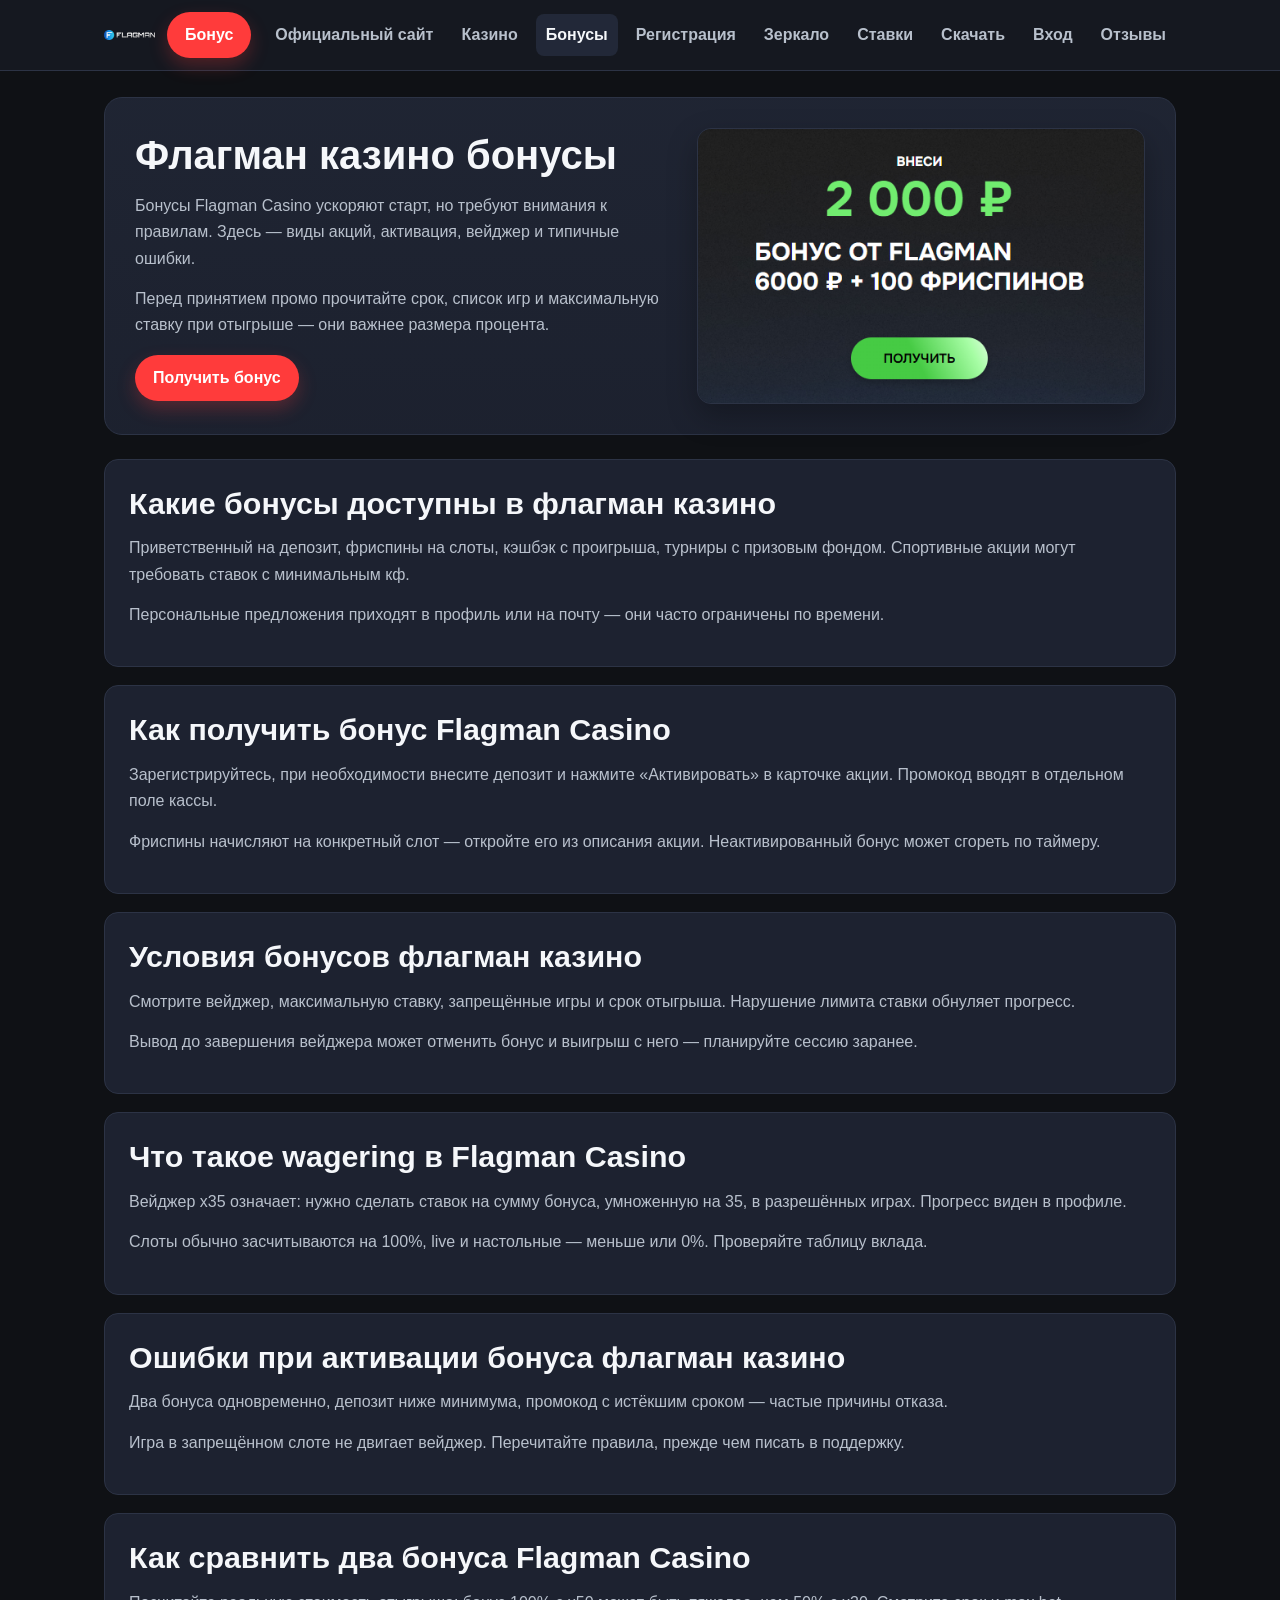
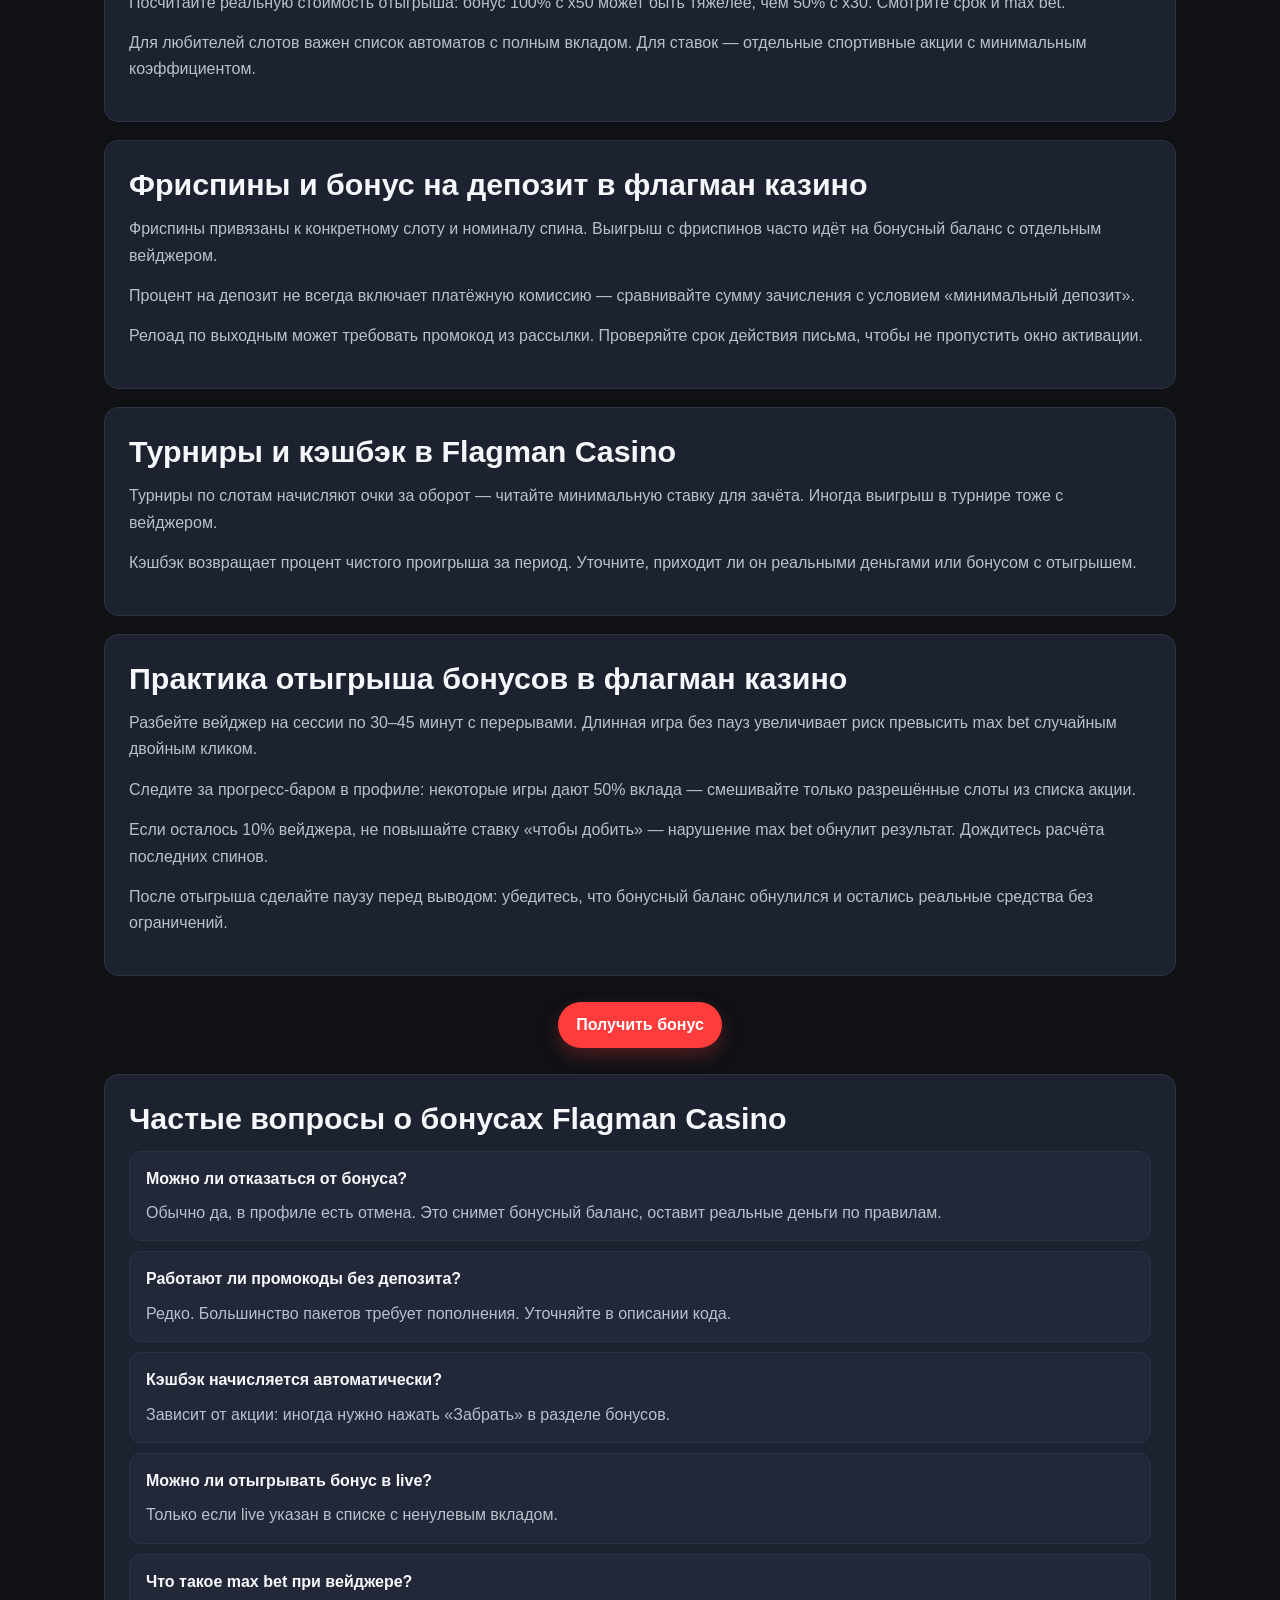
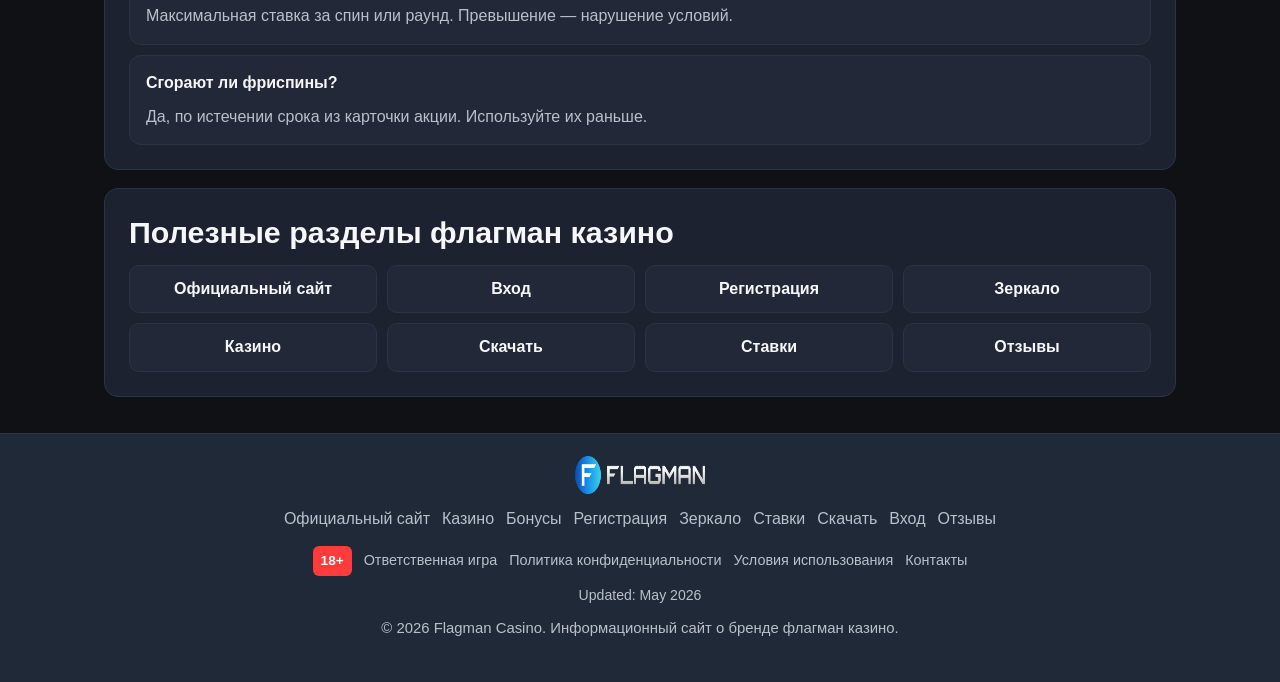
<file: bonus.html>
<!doctype html>
<html lang="ru">
<head>
  <meta charset="UTF-8">
  <meta name="viewport" content="width=device-width, initial-scale=1.0">
  <meta name="robots" content="index, follow, max-image-preview:large">
  <title>Флагман казино бонусы — промо и предложения</title>
  <meta name="description" content="Бонусы флагман казино: приветственный пакет, промокоды и условия отыгрыша Flagman Casino. Как активировать без ошибок.">
  <link rel="canonical" href="https://flagman-casino.vercel.app/bonus/">
  <meta name="theme-color" content="#1f2937">
  
<link rel="icon" href="/favicon.ico?v=2" sizes="any">
<link rel="icon" type="image/png" sizes="32x32" href="/favicon-32x32.png?v=2">
<link rel="icon" type="image/png" sizes="16x16" href="/favicon-16x16.png?v=2">
<link rel="apple-touch-icon" href="/apple-touch-icon.png?v=2">
<link rel="manifest" href="/site.webmanifest">

  
<meta property="og:type" content="website">
<meta property="og:url" content="https://flagman-casino.vercel.app/bonus/">
<meta property="og:title" content="Флагман казино бонусы — промо и предложения">
<meta property="og:description" content="Бонусы флагман казино: приветственный пакет, промокоды и условия отыгрыша Flagman Casino. Как активировать без ошибок.">
<meta property="og:image" content="https://flagman-casino.vercel.app/assets/img/flagman-banner.png">
<meta name="twitter:card" content="summary_large_image">
<meta name="twitter:title" content="Флагман казино бонусы — промо и предложения">
<meta name="twitter:description" content="Бонусы флагман казино: приветственный пакет, промокоды и условия отыгрыша Flagman Casino. Как активировать без ошибок.">
<meta name="twitter:image" content="https://flagman-casino.vercel.app/assets/img/flagman-banner.png">

  <link rel="stylesheet" href="/style.css">
  <script type="application/ld+json">{"@context": "https://schema.org", "@graph": [{"@type": "WebSite", "@id": "https://flagman-casino.vercel.app/#website", "url": "https://flagman-casino.vercel.app/", "name": "Flagman Casino", "inLanguage": "ru-RU"}, {"@type": "Organization", "@id": "https://flagman-casino.vercel.app/#organization", "name": "Flagman Casino", "url": "https://flagman-casino.vercel.app/", "logo": "https://flagman-casino.vercel.app/assets/img/logo.png"}, {"@type": "WebPage", "@id": "https://flagman-casino.vercel.app/bonus/#webpage", "url": "https://flagman-casino.vercel.app/bonus/", "name": "Флагман казино бонусы — промо и предложения", "description": "Бонусы флагман казино: приветственный пакет, промокоды и условия отыгрыша Flagman Casino. Как активировать без ошибок.", "isPartOf": {"@id": "https://flagman-casino.vercel.app/#website"}, "inLanguage": "ru-RU"}, {"@type": "BreadcrumbList", "itemListElement": [{"@type": "ListItem", "position": 1, "name": "Главная", "item": "https://flagman-casino.vercel.app/"}, {"@type": "ListItem", "position": 2, "name": "Бонусы", "item": "https://flagman-casino.vercel.app/bonus/"}]}, {"@type": "Article", "headline": "Флагман казино бонусы", "description": "Бонусы флагман казино: приветственный пакет, промокоды и условия отыгрыша Flagman Casino. Как активировать без ошибок.", "author": {"@type": "Organization", "name": "Flagman Casino"}, "publisher": {"@type": "Organization", "name": "Flagman Casino", "logo": "https://flagman-casino.vercel.app/assets/img/logo.png"}, "datePublished": "2026-05-17", "dateModified": "2026-05-17", "inLanguage": "ru-RU", "mainEntityOfPage": {"@id": "https://flagman-casino.vercel.app/bonus/#webpage"}}, {"@type": "FAQPage", "mainEntity": [{"@type": "Question", "name": "Можно ли отказаться от бонуса?", "acceptedAnswer": {"@type": "Answer", "text": "Обычно да, в профиле есть отмена. Это снимет бонусный баланс, оставит реальные деньги по правилам."}}, {"@type": "Question", "name": "Работают ли промокоды без депозита?", "acceptedAnswer": {"@type": "Answer", "text": "Редко. Большинство пакетов требует пополнения. Уточняйте в описании кода."}}, {"@type": "Question", "name": "Кэшбэк начисляется автоматически?", "acceptedAnswer": {"@type": "Answer", "text": "Зависит от акции: иногда нужно нажать «Забрать» в разделе бонусов."}}, {"@type": "Question", "name": "Можно ли отыгрывать бонус в live?", "acceptedAnswer": {"@type": "Answer", "text": "Только если live указан в списке с ненулевым вкладом."}}, {"@type": "Question", "name": "Что такое max bet при вейджере?", "acceptedAnswer": {"@type": "Answer", "text": "Максимальная ставка за спин или раунд. Превышение — нарушение условий."}}, {"@type": "Question", "name": "Сгорают ли фриспины?", "acceptedAnswer": {"@type": "Answer", "text": "Да, по истечении срока из карточки акции. Используйте их раньше."}}]}]}</script>
</head>
<body>
<header class="site-header">
  <div class="container header-inner">
    <div class="brand-wrap">
      <a href="/"><img src="/assets/img/logo.png" alt="Flagman Casino логотип" class="logo" width="140" height="40" decoding="async"></a>
      <a class="bonus-btn" href="https://lkga.cc/0b02c9ea" target="_blank" rel="nofollow sponsored noopener">Бонус</a>
    </div>
    <button class="menu-toggle" type="button" data-menu-toggle aria-label="Открыть меню" aria-expanded="false">☰</button>
    <nav class="main-nav" data-main-nav aria-label="Основное меню">
      <ul class="nav-list"><li><a href="/official-site/">Официальный сайт</a></li><li><a href="/casino/">Казино</a></li><li><a href="/bonus/" class="active">Бонусы</a></li><li><a href="/registration/">Регистрация</a></li><li><a href="/zerkalo/">Зеркало</a></li><li><a href="/bets/">Ставки</a></li><li><a href="/download/">Скачать</a></li><li><a href="/login/">Вход</a></li><li><a href="/reviews/">Отзывы</a></li></ul>
    </nav>
  </div>
</header>
<main>
  <div class="container">
    <section class="hero">
      <div class="hero-grid">
        <div>
          <h1>Флагман казино бонусы</h1>
          <p>Бонусы Flagman Casino ускоряют старт, но требуют внимания к правилам. Здесь — виды акций, активация, вейджер и типичные ошибки.</p><p>Перед принятием промо прочитайте срок, список игр и максимальную ставку при отыгрыше — они важнее размера процента.</p>
          <div class="hero-actions">
            <a class="cta-btn" href="https://lkga.cc/0b02c9ea" target="_blank" rel="nofollow sponsored noopener">Получить бонус</a>
          </div>
        </div>
        <a class="banner-link" href="https://lkga.cc/0b02c9ea" target="_blank" rel="nofollow sponsored noopener">
          <img src="/assets/img/flagman-banner.png" alt="Флагман казино бонусы и промо" width="520" height="320" loading="eager" fetchpriority="high" decoding="async">
        </a>
      </div>
    </section>
    
    <div class="content-grid">
      <section class="section-card" id="types"><h2>Какие бонусы доступны в флагман казино</h2><p>Приветственный на депозит, фриспины на слоты, кэшбэк с проигрыша, турниры с призовым фондом. Спортивные акции могут требовать ставок с минимальным кф.</p><p>Персональные предложения приходят в профиль или на почту — они часто ограничены по времени.</p></section>
<section class="section-card" id="get"><h2>Как получить бонус Flagman Casino</h2><p>Зарегистрируйтесь, при необходимости внесите депозит и нажмите «Активировать» в карточке акции. Промокод вводят в отдельном поле кассы.</p><p>Фриспины начисляют на конкретный слот — откройте его из описания акции. Неактивированный бонус может сгореть по таймеру.</p></section>
<section class="section-card" id="terms"><h2>Условия бонусов флагман казино</h2><p>Смотрите вейджер, максимальную ставку, запрещённые игры и срок отыгрыша. Нарушение лимита ставки обнуляет прогресс.</p><p>Вывод до завершения вейджера может отменить бонус и выигрыш с него — планируйте сессию заранее.</p></section>
<section class="section-card" id="wagering"><h2>Что такое wagering в Flagman Casino</h2><p>Вейджер x35 означает: нужно сделать ставок на сумму бонуса, умноженную на 35, в разрешённых играх. Прогресс виден в профиле.</p><p>Слоты обычно засчитываются на 100%, live и настольные — меньше или 0%. Проверяйте таблицу вклада.</p></section>
<section class="section-card" id="mistakes"><h2>Ошибки при активации бонуса флагман казино</h2><p>Два бонуса одновременно, депозит ниже минимума, промокод с истёкшим сроком — частые причины отказа.</p><p>Игра в запрещённом слоте не двигает вейджер. Перечитайте правила, прежде чем писать в поддержку.</p></section>
<section class="section-card" id="compare"><h2>Как сравнить два бонуса Flagman Casino</h2><p>Посчитайте реальную стоимость отыгрыша: бонус 100% с x50 может быть тяжелее, чем 50% с x30. Смотрите срок и max bet.</p><p>Для любителей слотов важен список автоматов с полным вкладом. Для ставок — отдельные спортивные акции с минимальным коэффициентом.</p></section>
<section class="section-card" id="freespins"><h2>Фриспины и бонус на депозит в флагман казино</h2><p>Фриспины привязаны к конкретному слоту и номиналу спина. Выигрыш с фриспинов часто идёт на бонусный баланс с отдельным вейджером.</p><p>Процент на депозит не всегда включает платёжную комиссию — сравнивайте сумму зачисления с условием «минимальный депозит».</p><p>Релоад по выходным может требовать промокод из рассылки. Проверяйте срок действия письма, чтобы не пропустить окно активации.</p></section>
<section class="section-card" id="tournaments"><h2>Турниры и кэшбэк в Flagman Casino</h2><p>Турниры по слотам начисляют очки за оборот — читайте минимальную ставку для зачёта. Иногда выигрыш в турнире тоже с вейджером.</p><p>Кэшбэк возвращает процент чистого проигрыша за период. Уточните, приходит ли он реальными деньгами или бонусом с отыгрышем.</p></section>
<section class="section-card" id="wagering-practice"><h2>Практика отыгрыша бонусов в флагман казино</h2><p>Разбейте вейджер на сессии по 30–45 минут с перерывами. Длинная игра без пауз увеличивает риск превысить max bet случайным двойным кликом.</p><p>Следите за прогресс-баром в профиле: некоторые игры дают 50% вклада — смешивайте только разрешённые слоты из списка акции.</p><p>Если осталось 10% вейджера, не повышайте ставку «чтобы добить» — нарушение max bet обнулит результат. Дождитесь расчёта последних спинов.</p><p>После отыгрыша сделайте паузу перед выводом: убедитесь, что бонусный баланс обнулился и остались реальные средства без ограничений.</p></section>

      
      <p class="cta-mid"><a class="cta-btn" href="https://lkga.cc/0b02c9ea" target="_blank" rel="nofollow sponsored noopener">Получить бонус</a></p>
      <section class="section-card" id="faq"><h2>Частые вопросы о бонусах Flagman Casino</h2><div class="faq-item"><h3>Можно ли отказаться от бонуса?</h3><p>Обычно да, в профиле есть отмена. Это снимет бонусный баланс, оставит реальные деньги по правилам.</p></div><div class="faq-item"><h3>Работают ли промокоды без депозита?</h3><p>Редко. Большинство пакетов требует пополнения. Уточняйте в описании кода.</p></div><div class="faq-item"><h3>Кэшбэк начисляется автоматически?</h3><p>Зависит от акции: иногда нужно нажать «Забрать» в разделе бонусов.</p></div><div class="faq-item"><h3>Можно ли отыгрывать бонус в live?</h3><p>Только если live указан в списке с ненулевым вкладом.</p></div><div class="faq-item"><h3>Что такое max bet при вейджере?</h3><p>Максимальная ставка за спин или раунд. Превышение — нарушение условий.</p></div><div class="faq-item"><h3>Сгорают ли фриспины?</h3><p>Да, по истечении срока из карточки акции. Используйте их раньше.</p></div></section>
      <section class="section-card">
  <h2>Полезные разделы флагман казино</h2>
  <div class="links-grid"><a href="/official-site/">Официальный сайт</a><a href="/login/">Вход</a><a href="/registration/">Регистрация</a><a href="/zerkalo/">Зеркало</a><a href="/casino/">Казино</a><a href="/download/">Скачать</a><a href="/bets/">Ставки</a><a href="/reviews/">Отзывы</a></div>
</section>
    </div>
  </div>
</main>
<footer class="site-footer">
  <div class="container footer-inner">
    <img src="/assets/img/logo.png" alt="Флагман казино" class="footer-logo" width="130" height="38" loading="lazy" decoding="async">
    <div class="footer-links">
      <a href="/official-site/">Официальный сайт</a>
      <a href="/casino/">Казино</a>
      <a href="/bonus/">Бонусы</a>
      <a href="/registration/">Регистрация</a>
      <a href="/zerkalo/">Зеркало</a>
      <a href="/bets/">Ставки</a>
      <a href="/download/">Скачать</a>
      <a href="/login/">Вход</a>
      <a href="/reviews/">Отзывы</a>
    </div>
    <div class="footer-trust">
      <span class="badge-18">18+</span>
      <a href="/responsible-gaming/">Ответственная игра</a>
      <a href="/privacy-policy/">Политика конфиденциальности</a>
      <a href="/terms/">Условия использования</a>
      <a href="/contacts/">Контакты</a>
    </div>
    <p class="footer-updated">Updated: May 2026</p>
    <p class="copyright">© 2026 Flagman Casino. Информационный сайт о бренде флагман казино.</p>
  </div>
</footer>
<script src="/script.js" defer></script>
</body>
</html>
</file>
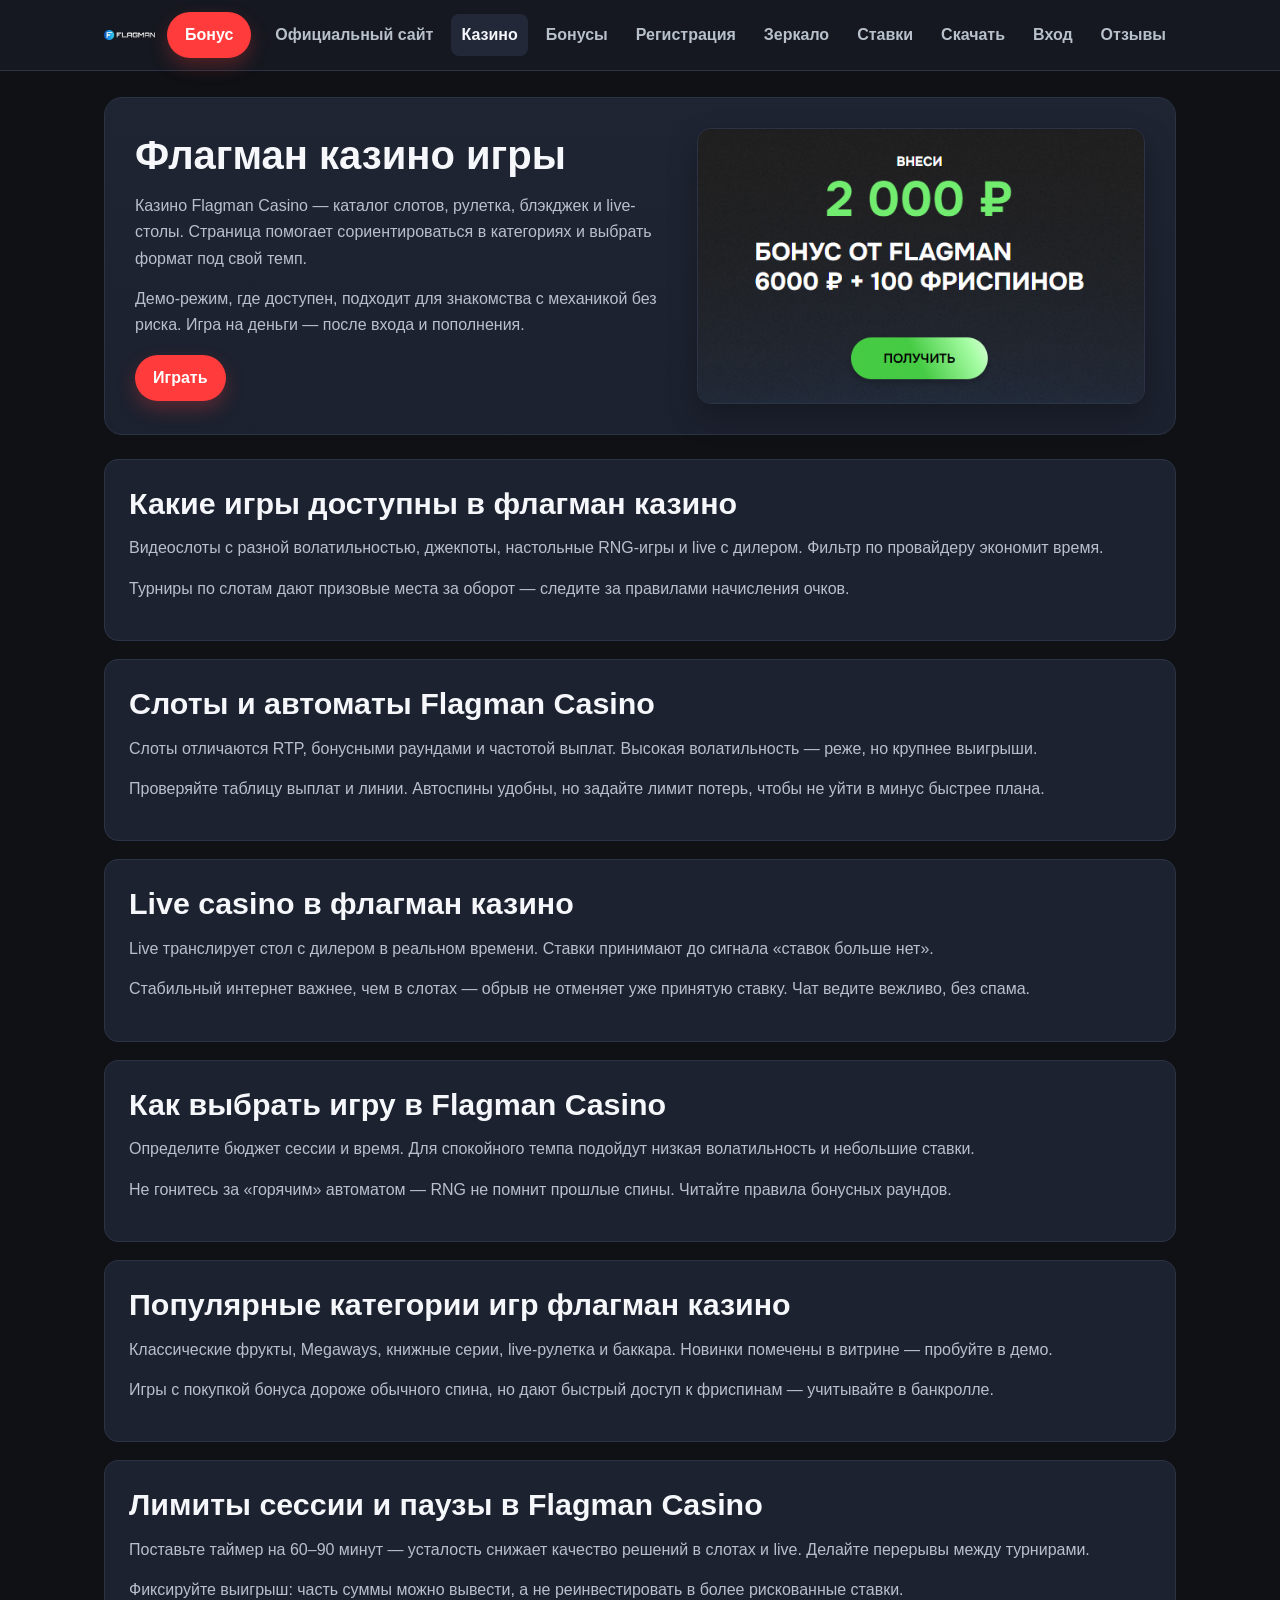
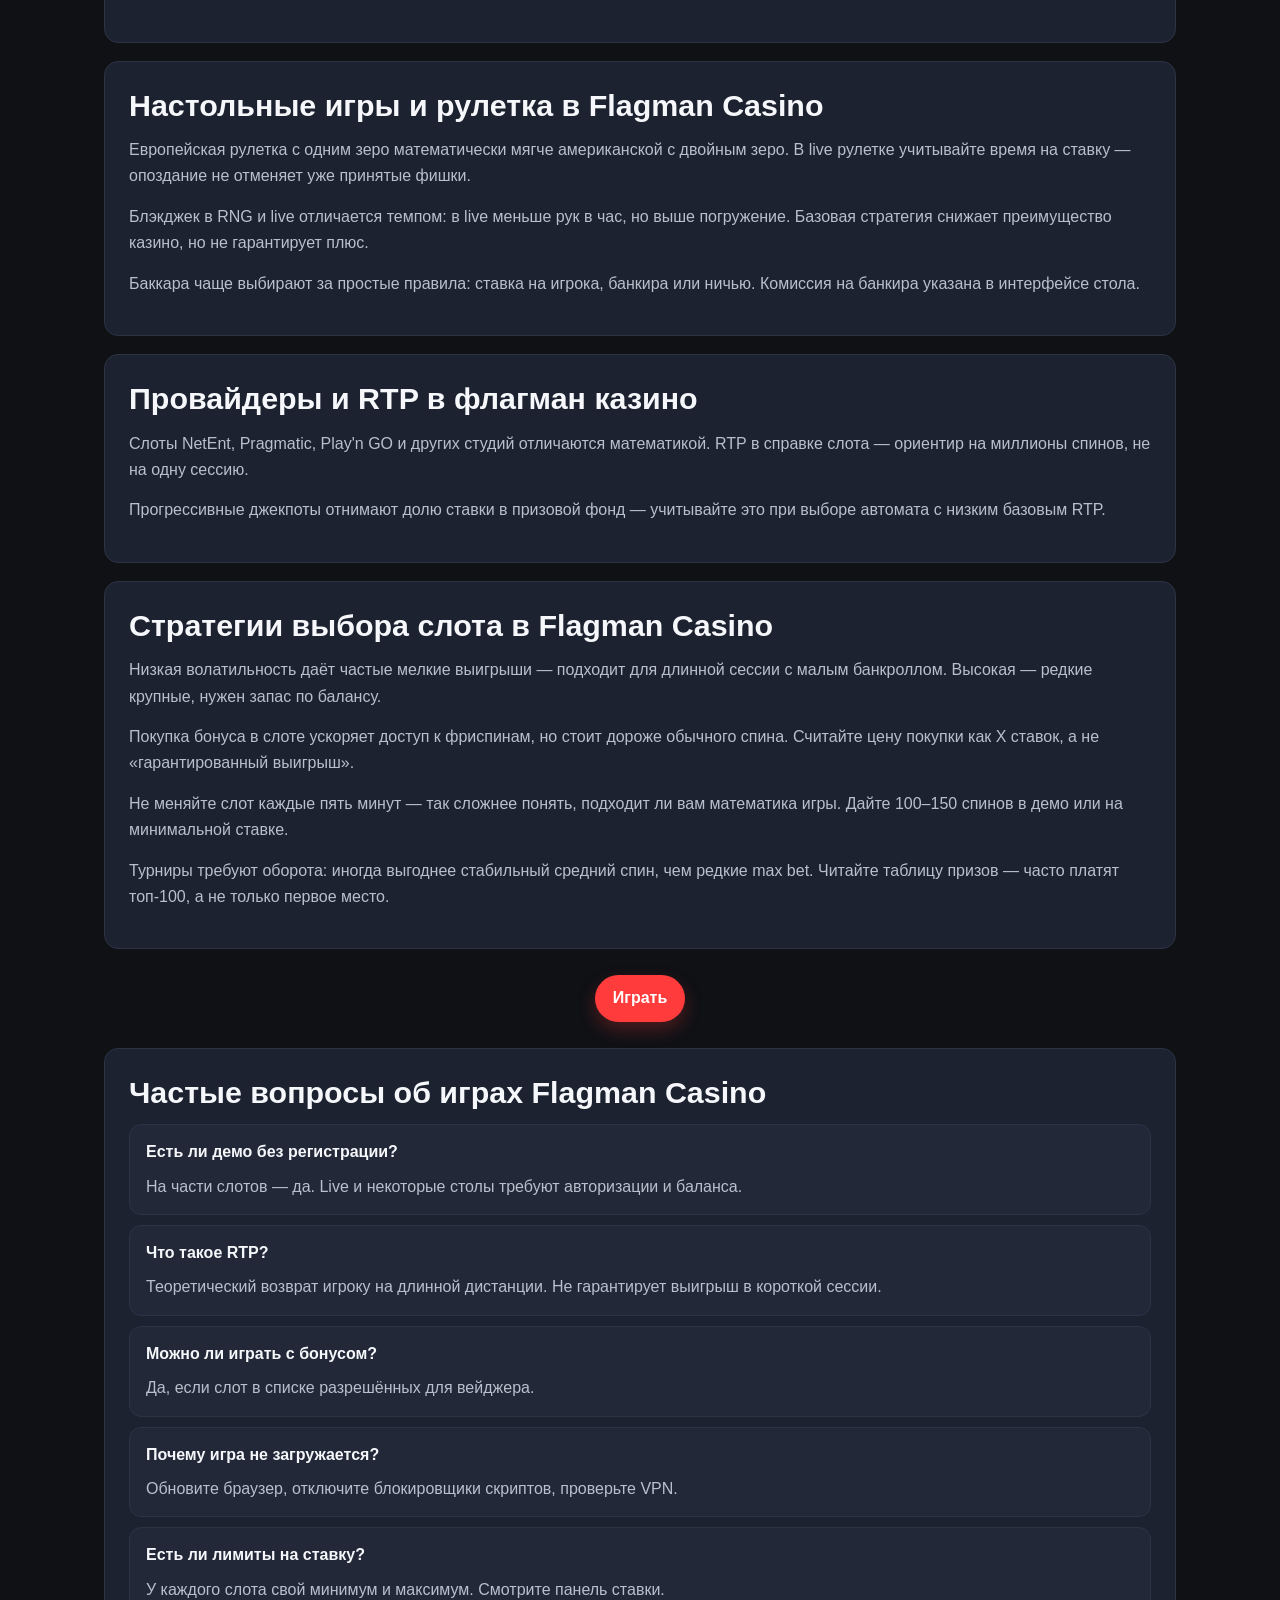
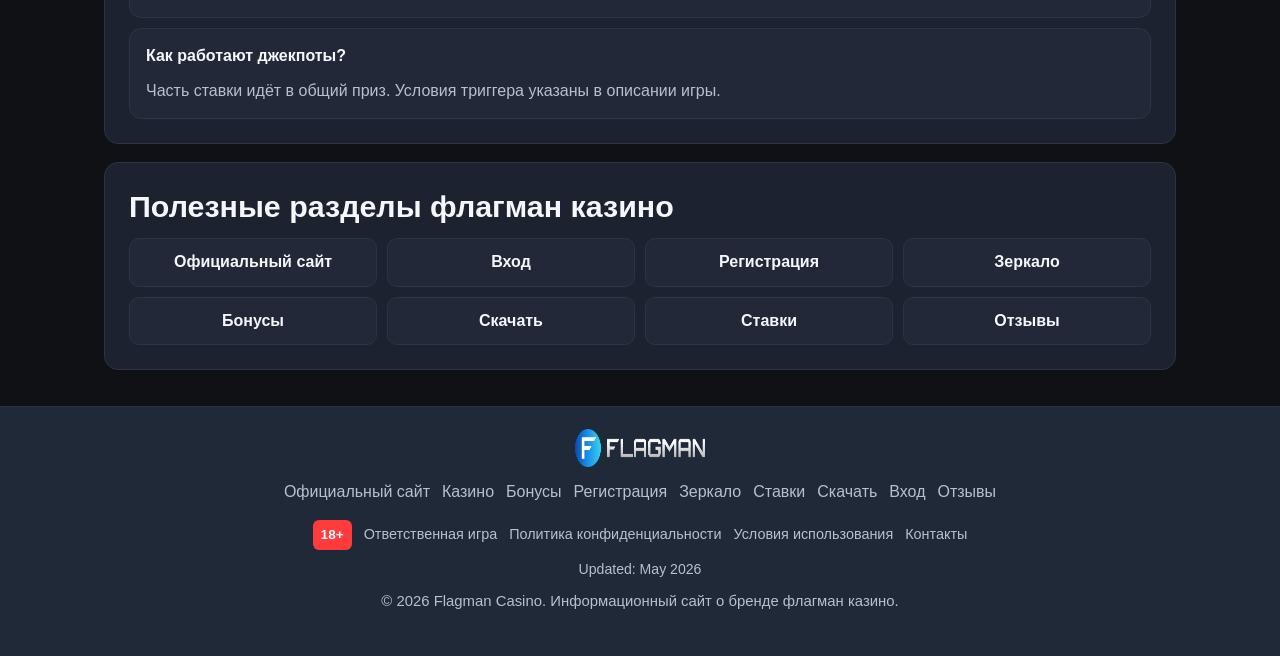
<file: casino.html>
<!doctype html>
<html lang="ru">
<head>
  <meta charset="UTF-8">
  <meta name="viewport" content="width=device-width, initial-scale=1.0">
  <meta name="robots" content="index, follow, max-image-preview:large">
  <title>Флагман казино игры — слоты и раздел казино</title>
  <meta name="description" content="Игры флагман казино: слоты, live и настольные разделы Flagman Casino. Как выбрать автомат и начать сессию.">
  <link rel="canonical" href="https://flagman-casino.vercel.app/casino/">
  <meta name="theme-color" content="#1f2937">
  
<link rel="icon" href="/favicon.ico?v=2" sizes="any">
<link rel="icon" type="image/png" sizes="32x32" href="/favicon-32x32.png?v=2">
<link rel="icon" type="image/png" sizes="16x16" href="/favicon-16x16.png?v=2">
<link rel="apple-touch-icon" href="/apple-touch-icon.png?v=2">
<link rel="manifest" href="/site.webmanifest">

  
<meta property="og:type" content="website">
<meta property="og:url" content="https://flagman-casino.vercel.app/casino/">
<meta property="og:title" content="Флагман казино игры — слоты и раздел казино">
<meta property="og:description" content="Игры флагман казино: слоты, live и настольные разделы Flagman Casino. Как выбрать автомат и начать сессию.">
<meta property="og:image" content="https://flagman-casino.vercel.app/assets/img/flagman-banner.png">
<meta name="twitter:card" content="summary_large_image">
<meta name="twitter:title" content="Флагман казино игры — слоты и раздел казино">
<meta name="twitter:description" content="Игры флагман казино: слоты, live и настольные разделы Flagman Casino. Как выбрать автомат и начать сессию.">
<meta name="twitter:image" content="https://flagman-casino.vercel.app/assets/img/flagman-banner.png">

  <link rel="stylesheet" href="/style.css">
  <script type="application/ld+json">{"@context": "https://schema.org", "@graph": [{"@type": "WebSite", "@id": "https://flagman-casino.vercel.app/#website", "url": "https://flagman-casino.vercel.app/", "name": "Flagman Casino", "inLanguage": "ru-RU"}, {"@type": "Organization", "@id": "https://flagman-casino.vercel.app/#organization", "name": "Flagman Casino", "url": "https://flagman-casino.vercel.app/", "logo": "https://flagman-casino.vercel.app/assets/img/logo.png"}, {"@type": "WebPage", "@id": "https://flagman-casino.vercel.app/casino/#webpage", "url": "https://flagman-casino.vercel.app/casino/", "name": "Флагман казино игры — слоты и раздел казино", "description": "Игры флагман казино: слоты, live и настольные разделы Flagman Casino. Как выбрать автомат и начать сессию.", "isPartOf": {"@id": "https://flagman-casino.vercel.app/#website"}, "inLanguage": "ru-RU"}, {"@type": "BreadcrumbList", "itemListElement": [{"@type": "ListItem", "position": 1, "name": "Главная", "item": "https://flagman-casino.vercel.app/"}, {"@type": "ListItem", "position": 2, "name": "Казино", "item": "https://flagman-casino.vercel.app/casino/"}]}, {"@type": "Article", "headline": "Флагман казино игры", "description": "Игры флагман казино: слоты, live и настольные разделы Flagman Casino. Как выбрать автомат и начать сессию.", "author": {"@type": "Organization", "name": "Flagman Casino"}, "publisher": {"@type": "Organization", "name": "Flagman Casino", "logo": "https://flagman-casino.vercel.app/assets/img/logo.png"}, "datePublished": "2026-05-17", "dateModified": "2026-05-17", "inLanguage": "ru-RU", "mainEntityOfPage": {"@id": "https://flagman-casino.vercel.app/casino/#webpage"}}, {"@type": "FAQPage", "mainEntity": [{"@type": "Question", "name": "Есть ли демо без регистрации?", "acceptedAnswer": {"@type": "Answer", "text": "На части слотов — да. Live и некоторые столы требуют авторизации и баланса."}}, {"@type": "Question", "name": "Что такое RTP?", "acceptedAnswer": {"@type": "Answer", "text": "Теоретический возврат игроку на длинной дистанции. Не гарантирует выигрыш в короткой сессии."}}, {"@type": "Question", "name": "Можно ли играть с бонусом?", "acceptedAnswer": {"@type": "Answer", "text": "Да, если слот в списке разрешённых для вейджера."}}, {"@type": "Question", "name": "Почему игра не загружается?", "acceptedAnswer": {"@type": "Answer", "text": "Обновите браузер, отключите блокировщики скриптов, проверьте VPN."}}, {"@type": "Question", "name": "Есть ли лимиты на ставку?", "acceptedAnswer": {"@type": "Answer", "text": "У каждого слота свой минимум и максимум. Смотрите панель ставки."}}, {"@type": "Question", "name": "Как работают джекпоты?", "acceptedAnswer": {"@type": "Answer", "text": "Часть ставки идёт в общий приз. Условия триггера указаны в описании игры."}}]}]}</script>
</head>
<body>
<header class="site-header">
  <div class="container header-inner">
    <div class="brand-wrap">
      <a href="/"><img src="/assets/img/logo.png" alt="Flagman Casino логотип" class="logo" width="140" height="40" decoding="async"></a>
      <a class="bonus-btn" href="https://lkga.cc/0b02c9ea" target="_blank" rel="nofollow sponsored noopener">Бонус</a>
    </div>
    <button class="menu-toggle" type="button" data-menu-toggle aria-label="Открыть меню" aria-expanded="false">☰</button>
    <nav class="main-nav" data-main-nav aria-label="Основное меню">
      <ul class="nav-list"><li><a href="/official-site/">Официальный сайт</a></li><li><a href="/casino/" class="active">Казино</a></li><li><a href="/bonus/">Бонусы</a></li><li><a href="/registration/">Регистрация</a></li><li><a href="/zerkalo/">Зеркало</a></li><li><a href="/bets/">Ставки</a></li><li><a href="/download/">Скачать</a></li><li><a href="/login/">Вход</a></li><li><a href="/reviews/">Отзывы</a></li></ul>
    </nav>
  </div>
</header>
<main>
  <div class="container">
    <section class="hero">
      <div class="hero-grid">
        <div>
          <h1>Флагман казино игры</h1>
          <p>Казино Flagman Casino — каталог слотов, рулетка, блэкджек и live-столы. Страница помогает сориентироваться в категориях и выбрать формат под свой темп.</p><p>Демо-режим, где доступен, подходит для знакомства с механикой без риска. Игра на деньги — после входа и пополнения.</p>
          <div class="hero-actions">
            <a class="cta-btn" href="https://lkga.cc/0b02c9ea" target="_blank" rel="nofollow sponsored noopener">Играть</a>
          </div>
        </div>
        <a class="banner-link" href="https://lkga.cc/0b02c9ea" target="_blank" rel="nofollow sponsored noopener">
          <img src="/assets/img/flagman-banner.png" alt="Флагман казино игры и слоты" width="520" height="320" loading="eager" fetchpriority="high" decoding="async">
        </a>
      </div>
    </section>
    
    <div class="content-grid">
      <section class="section-card" id="games"><h2>Какие игры доступны в флагман казино</h2><p>Видеослоты с разной волатильностью, джекпоты, настольные RNG-игры и live с дилером. Фильтр по провайдеру экономит время.</p><p>Турниры по слотам дают призовые места за оборот — следите за правилами начисления очков.</p></section>
<section class="section-card" id="slots"><h2>Слоты и автоматы Flagman Casino</h2><p>Слоты отличаются RTP, бонусными раундами и частотой выплат. Высокая волатильность — реже, но крупнее выигрыши.</p><p>Проверяйте таблицу выплат и линии. Автоспины удобны, но задайте лимит потерь, чтобы не уйти в минус быстрее плана.</p></section>
<section class="section-card" id="live"><h2>Live casino в флагман казино</h2><p>Live транслирует стол с дилером в реальном времени. Ставки принимают до сигнала «ставок больше нет».</p><p>Стабильный интернет важнее, чем в слотах — обрыв не отменяет уже принятую ставку. Чат ведите вежливо, без спама.</p></section>
<section class="section-card" id="choose"><h2>Как выбрать игру в Flagman Casino</h2><p>Определите бюджет сессии и время. Для спокойного темпа подойдут низкая волатильность и небольшие ставки.</p><p>Не гонитесь за «горячим» автоматом — RNG не помнит прошлые спины. Читайте правила бонусных раундов.</p></section>
<section class="section-card" id="cats"><h2>Популярные категории игр флагман казино</h2><p>Классические фрукты, Megaways, книжные серии, live-рулетка и баккара. Новинки помечены в витрине — пробуйте в демо.</p><p>Игры с покупкой бонуса дороже обычного спина, но дают быстрый доступ к фриспинам — учитывайте в банкролле.</p></section>
<section class="section-card" id="session"><h2>Лимиты сессии и паузы в Flagman Casino</h2><p>Поставьте таймер на 60–90 минут — усталость снижает качество решений в слотах и live. Делайте перерывы между турнирами.</p><p>Фиксируйте выигрыш: часть суммы можно вывести, а не реинвестировать в более рискованные ставки.</p></section>
<section class="section-card" id="table"><h2>Настольные игры и рулетка в Flagman Casino</h2><p>Европейская рулетка с одним зеро математически мягче американской с двойным зеро. В live рулетке учитывайте время на ставку — опоздание не отменяет уже принятые фишки.</p><p>Блэкджек в RNG и live отличается темпом: в live меньше рук в час, но выше погружение. Базовая стратегия снижает преимущество казино, но не гарантирует плюс.</p><p>Баккара чаще выбирают за простые правила: ставка на игрока, банкира или ничью. Комиссия на банкира указана в интерфейсе стола.</p></section>
<section class="section-card" id="providers"><h2>Провайдеры и RTP в флагман казино</h2><p>Слоты NetEnt, Pragmatic, Play'n GO и других студий отличаются математикой. RTP в справке слота — ориентир на миллионы спинов, не на одну сессию.</p><p>Прогрессивные джекпоты отнимают долю ставки в призовой фонд — учитывайте это при выборе автомата с низким базовым RTP.</p></section>
<section class="section-card" id="slot-pick"><h2>Стратегии выбора слота в Flagman Casino</h2><p>Низкая волатильность даёт частые мелкие выигрыши — подходит для длинной сессии с малым банкроллом. Высокая — редкие крупные, нужен запас по балансу.</p><p>Покупка бонуса в слоте ускоряет доступ к фриспинам, но стоит дороже обычного спина. Считайте цену покупки как X ставок, а не «гарантированный выигрыш».</p><p>Не меняйте слот каждые пять минут — так сложнее понять, подходит ли вам математика игры. Дайте 100–150 спинов в демо или на минимальной ставке.</p><p>Турниры требуют оборота: иногда выгоднее стабильный средний спин, чем редкие max bet. Читайте таблицу призов — часто платят топ-100, а не только первое место.</p></section>

      
      <p class="cta-mid"><a class="cta-btn" href="https://lkga.cc/0b02c9ea" target="_blank" rel="nofollow sponsored noopener">Играть</a></p>
      <section class="section-card" id="faq"><h2>Частые вопросы об играх Flagman Casino</h2><div class="faq-item"><h3>Есть ли демо без регистрации?</h3><p>На части слотов — да. Live и некоторые столы требуют авторизации и баланса.</p></div><div class="faq-item"><h3>Что такое RTP?</h3><p>Теоретический возврат игроку на длинной дистанции. Не гарантирует выигрыш в короткой сессии.</p></div><div class="faq-item"><h3>Можно ли играть с бонусом?</h3><p>Да, если слот в списке разрешённых для вейджера.</p></div><div class="faq-item"><h3>Почему игра не загружается?</h3><p>Обновите браузер, отключите блокировщики скриптов, проверьте VPN.</p></div><div class="faq-item"><h3>Есть ли лимиты на ставку?</h3><p>У каждого слота свой минимум и максимум. Смотрите панель ставки.</p></div><div class="faq-item"><h3>Как работают джекпоты?</h3><p>Часть ставки идёт в общий приз. Условия триггера указаны в описании игры.</p></div></section>
      <section class="section-card">
  <h2>Полезные разделы флагман казино</h2>
  <div class="links-grid"><a href="/official-site/">Официальный сайт</a><a href="/login/">Вход</a><a href="/registration/">Регистрация</a><a href="/zerkalo/">Зеркало</a><a href="/bonus/">Бонусы</a><a href="/download/">Скачать</a><a href="/bets/">Ставки</a><a href="/reviews/">Отзывы</a></div>
</section>
    </div>
  </div>
</main>
<footer class="site-footer">
  <div class="container footer-inner">
    <img src="/assets/img/logo.png" alt="Флагман казино" class="footer-logo" width="130" height="38" loading="lazy" decoding="async">
    <div class="footer-links">
      <a href="/official-site/">Официальный сайт</a>
      <a href="/casino/">Казино</a>
      <a href="/bonus/">Бонусы</a>
      <a href="/registration/">Регистрация</a>
      <a href="/zerkalo/">Зеркало</a>
      <a href="/bets/">Ставки</a>
      <a href="/download/">Скачать</a>
      <a href="/login/">Вход</a>
      <a href="/reviews/">Отзывы</a>
    </div>
    <div class="footer-trust">
      <span class="badge-18">18+</span>
      <a href="/responsible-gaming/">Ответственная игра</a>
      <a href="/privacy-policy/">Политика конфиденциальности</a>
      <a href="/terms/">Условия использования</a>
      <a href="/contacts/">Контакты</a>
    </div>
    <p class="footer-updated">Updated: May 2026</p>
    <p class="copyright">© 2026 Flagman Casino. Информационный сайт о бренде флагман казино.</p>
  </div>
</footer>
<script src="/script.js" defer></script>
</body>
</html>
</file>
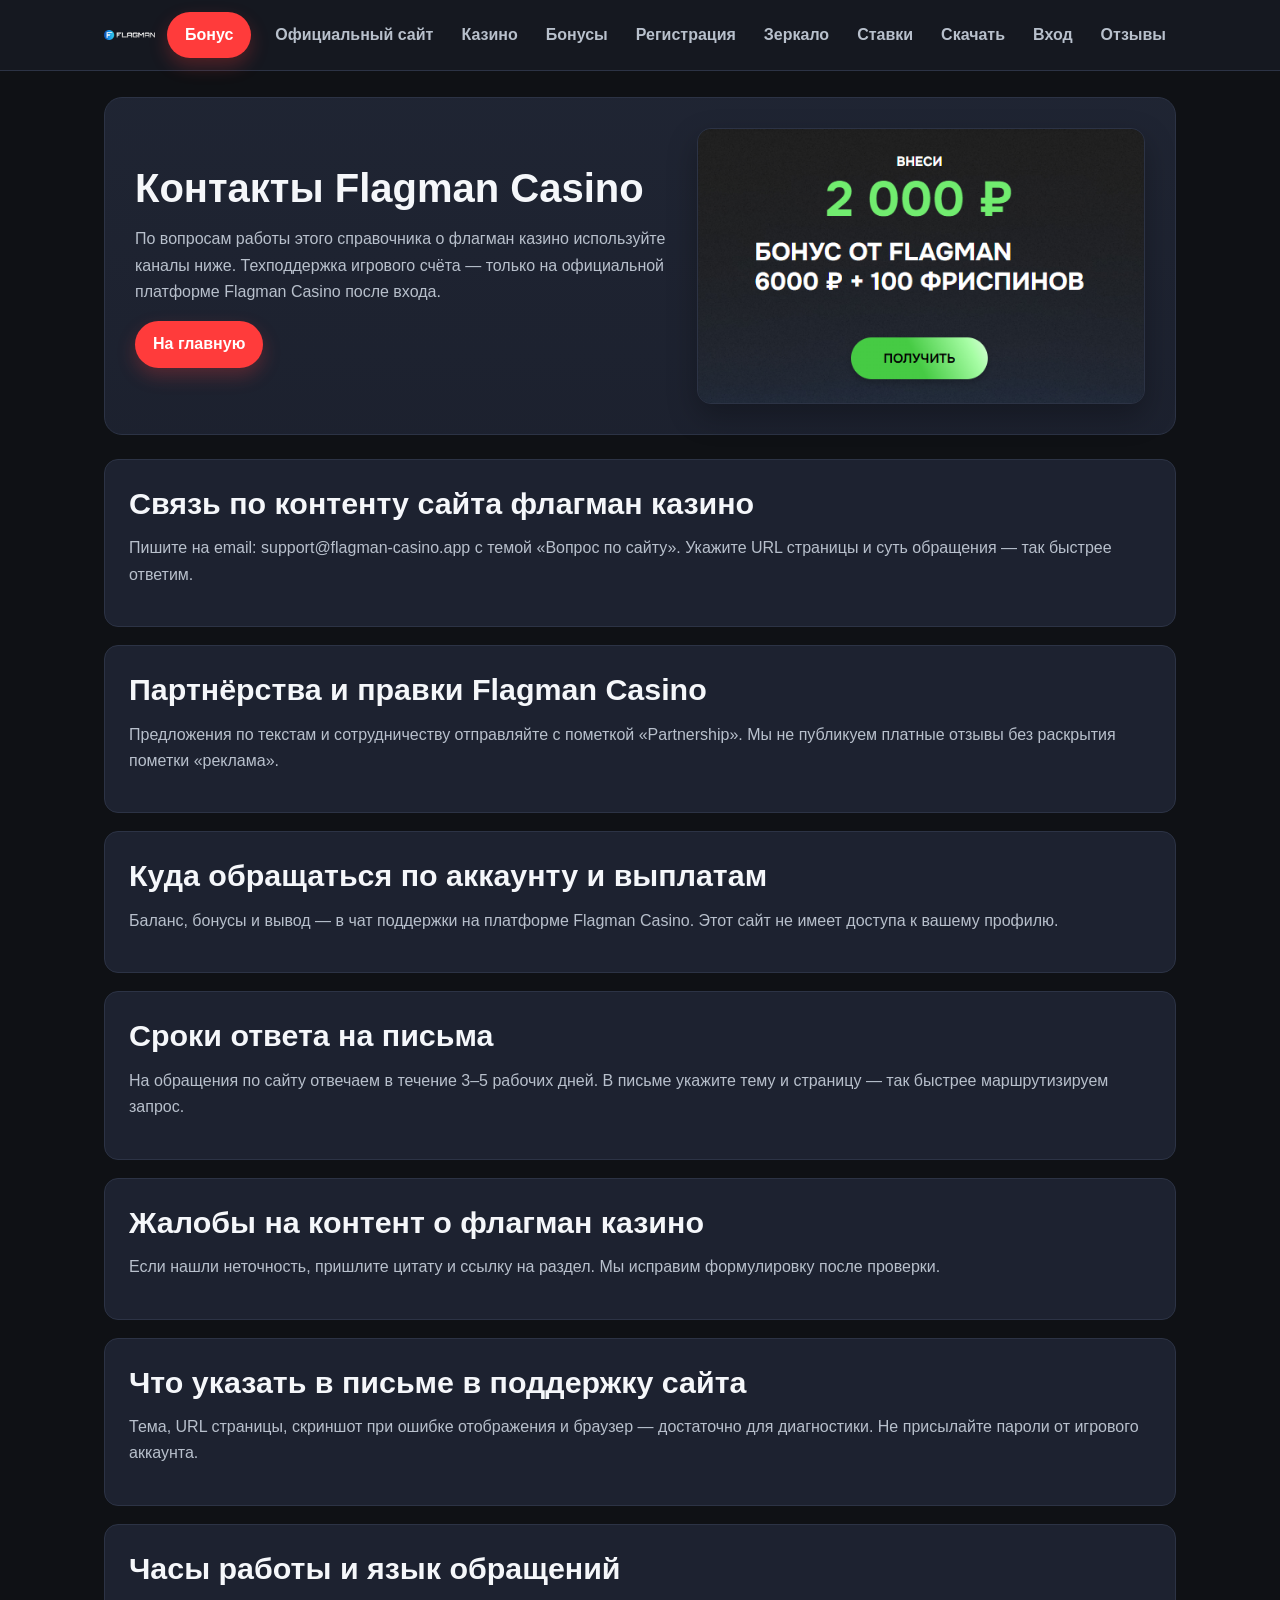
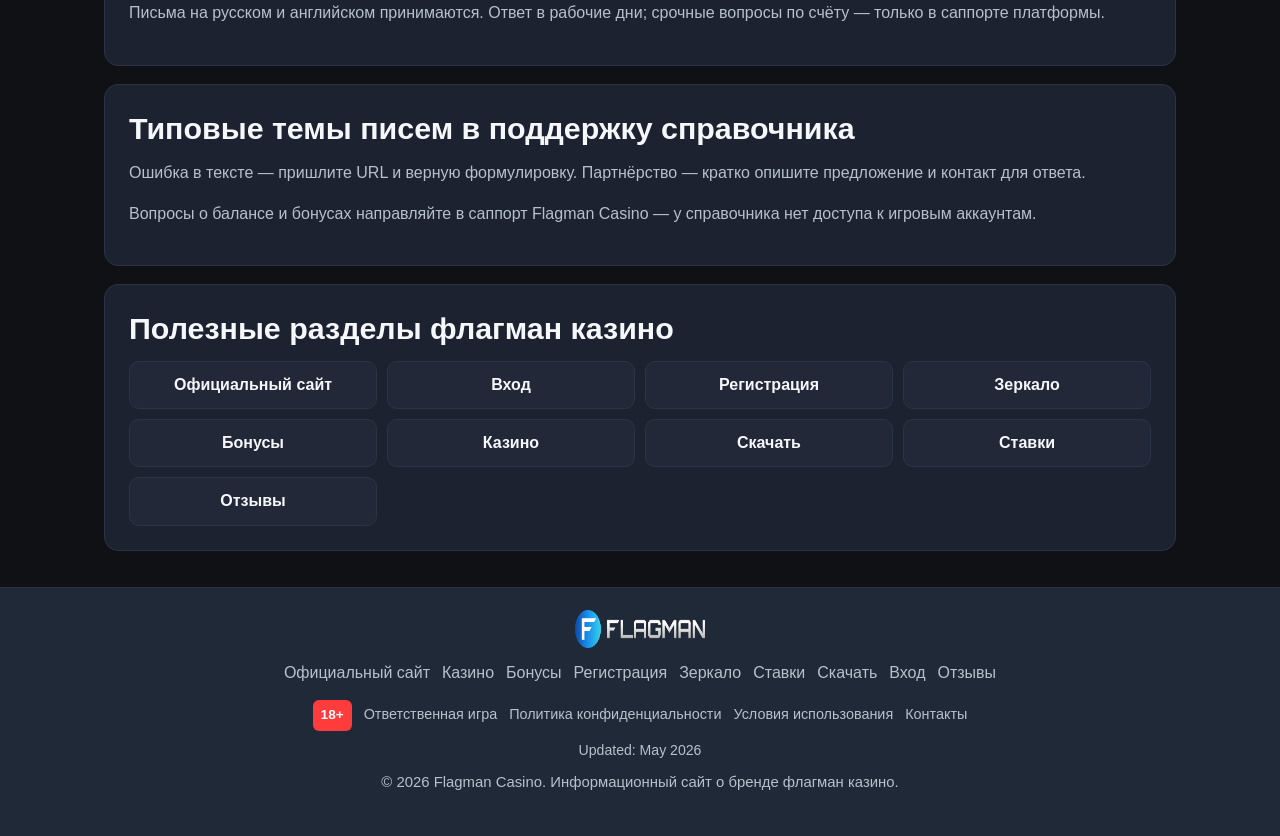
<file: contacts.html>
<!doctype html>
<html lang="ru">
<head>
  <meta charset="UTF-8">
  <meta name="viewport" content="width=device-width, initial-scale=1.0">
  <meta name="robots" content="index, follow, max-image-preview:large">
  <title>Контакты — Flagman Casino</title>
  <meta name="description" content="Контакты информационного сайта о флагман казино и как связаться по вопросам контента и сотрудничества.">
  <link rel="canonical" href="https://flagman-casino.vercel.app/contacts/">
  <meta name="theme-color" content="#1f2937">
  
<link rel="icon" href="/favicon.ico?v=2" sizes="any">
<link rel="icon" type="image/png" sizes="32x32" href="/favicon-32x32.png?v=2">
<link rel="icon" type="image/png" sizes="16x16" href="/favicon-16x16.png?v=2">
<link rel="apple-touch-icon" href="/apple-touch-icon.png?v=2">
<link rel="manifest" href="/site.webmanifest">

  
<meta property="og:type" content="website">
<meta property="og:url" content="https://flagman-casino.vercel.app/contacts/">
<meta property="og:title" content="Контакты — Flagman Casino">
<meta property="og:description" content="Контакты информационного сайта о флагман казино и как связаться по вопросам контента и сотрудничества.">
<meta property="og:image" content="https://flagman-casino.vercel.app/assets/img/flagman-banner.png">
<meta name="twitter:card" content="summary_large_image">
<meta name="twitter:title" content="Контакты — Flagman Casino">
<meta name="twitter:description" content="Контакты информационного сайта о флагман казино и как связаться по вопросам контента и сотрудничества.">
<meta name="twitter:image" content="https://flagman-casino.vercel.app/assets/img/flagman-banner.png">

  <link rel="stylesheet" href="/style.css">
  <script type="application/ld+json">{"@context": "https://schema.org", "@graph": [{"@type": "WebSite", "@id": "https://flagman-casino.vercel.app/#website", "url": "https://flagman-casino.vercel.app/", "name": "Flagman Casino", "inLanguage": "ru-RU"}, {"@type": "Organization", "@id": "https://flagman-casino.vercel.app/#organization", "name": "Flagman Casino", "url": "https://flagman-casino.vercel.app/", "logo": "https://flagman-casino.vercel.app/assets/img/logo.png"}, {"@type": "WebPage", "@id": "https://flagman-casino.vercel.app/contacts/#webpage", "url": "https://flagman-casino.vercel.app/contacts/", "name": "Контакты — Flagman Casino", "description": "Контакты информационного сайта о флагман казино и как связаться по вопросам контента и сотрудничества.", "isPartOf": {"@id": "https://flagman-casino.vercel.app/#website"}, "inLanguage": "ru-RU"}, {"@type": "BreadcrumbList", "itemListElement": [{"@type": "ListItem", "position": 1, "name": "Главная", "item": "https://flagman-casino.vercel.app/"}, {"@type": "ListItem", "position": 2, "name": "Контакты", "item": "https://flagman-casino.vercel.app/contacts/"}]}]}</script>
</head>
<body>
<header class="site-header">
  <div class="container header-inner">
    <div class="brand-wrap">
      <a href="/"><img src="/assets/img/logo.png" alt="Flagman Casino логотип" class="logo" width="140" height="40" decoding="async"></a>
      <a class="bonus-btn" href="https://lkga.cc/0b02c9ea" target="_blank" rel="nofollow sponsored noopener">Бонус</a>
    </div>
    <button class="menu-toggle" type="button" data-menu-toggle aria-label="Открыть меню" aria-expanded="false">☰</button>
    <nav class="main-nav" data-main-nav aria-label="Основное меню">
      <ul class="nav-list"><li><a href="/official-site/">Официальный сайт</a></li><li><a href="/casino/">Казино</a></li><li><a href="/bonus/">Бонусы</a></li><li><a href="/registration/">Регистрация</a></li><li><a href="/zerkalo/">Зеркало</a></li><li><a href="/bets/">Ставки</a></li><li><a href="/download/">Скачать</a></li><li><a href="/login/">Вход</a></li><li><a href="/reviews/">Отзывы</a></li></ul>
    </nav>
  </div>
</header>
<main>
  <div class="container">
    <section class="hero">
      <div class="hero-grid">
        <div>
          <h1>Контакты Flagman Casino</h1>
          <p>По вопросам работы этого справочника о флагман казино используйте каналы ниже. Техподдержка игрового счёта — только на официальной платформе Flagman Casino после входа.</p>
          <div class="hero-actions">
            <a class="cta-btn" href="/">На главную</a>
          </div>
        </div>
        <a class="banner-link" href="https://lkga.cc/0b02c9ea" target="_blank" rel="nofollow sponsored noopener">
          <img src="/assets/img/flagman-banner.png" alt="Контакты флагман казино" width="520" height="320" loading="eager" fetchpriority="high" decoding="async">
        </a>
      </div>
    </section>
    
    <div class="content-grid">
      <section class="section-card"><h2>Связь по контенту сайта флагман казино</h2><p>Пишите на email: support@flagman-casino.app с темой «Вопрос по сайту». Укажите URL страницы и суть обращения — так быстрее ответим.</p></section>
<section class="section-card"><h2>Партнёрства и правки Flagman Casino</h2><p>Предложения по текстам и сотрудничеству отправляйте с пометкой «Partnership». Мы не публикуем платные отзывы без раскрытия пометки «реклама».</p></section>
<section class="section-card"><h2>Куда обращаться по аккаунту и выплатам</h2><p>Баланс, бонусы и вывод — в чат поддержки на платформе Flagman Casino. Этот сайт не имеет доступа к вашему профилю.</p></section>
<section class="section-card"><h2>Сроки ответа на письма</h2><p>На обращения по сайту отвечаем в течение 3–5 рабочих дней. В письме укажите тему и страницу — так быстрее маршрутизируем запрос.</p></section>
<section class="section-card"><h2>Жалобы на контент о флагман казино</h2><p>Если нашли неточность, пришлите цитату и ссылку на раздел. Мы исправим формулировку после проверки.</p></section>
<section class="section-card" id="email-help"><h2>Что указать в письме в поддержку сайта</h2><p>Тема, URL страницы, скриншот при ошибке отображения и браузер — достаточно для диагностики. Не присылайте пароли от игрового аккаунта.</p></section>
<section class="section-card" id="hours"><h2>Часы работы и язык обращений</h2><p>Письма на русском и английском принимаются. Ответ в рабочие дни; срочные вопросы по счёту — только в саппорте платформы.</p></section>
<section class="section-card" id="topics"><h2>Типовые темы писем в поддержку справочника</h2><p>Ошибка в тексте — пришлите URL и верную формулировку. Партнёрство — кратко опишите предложение и контакт для ответа.</p><p>Вопросы о балансе и бонусах направляйте в саппорт Flagman Casino — у справочника нет доступа к игровым аккаунтам.</p></section>

      
      
      
      <section class="section-card">
  <h2>Полезные разделы флагман казино</h2>
  <div class="links-grid"><a href="/official-site/">Официальный сайт</a><a href="/login/">Вход</a><a href="/registration/">Регистрация</a><a href="/zerkalo/">Зеркало</a><a href="/bonus/">Бонусы</a><a href="/casino/">Казино</a><a href="/download/">Скачать</a><a href="/bets/">Ставки</a><a href="/reviews/">Отзывы</a></div>
</section>
    </div>
  </div>
</main>
<footer class="site-footer">
  <div class="container footer-inner">
    <img src="/assets/img/logo.png" alt="Флагман казино" class="footer-logo" width="130" height="38" loading="lazy" decoding="async">
    <div class="footer-links">
      <a href="/official-site/">Официальный сайт</a>
      <a href="/casino/">Казино</a>
      <a href="/bonus/">Бонусы</a>
      <a href="/registration/">Регистрация</a>
      <a href="/zerkalo/">Зеркало</a>
      <a href="/bets/">Ставки</a>
      <a href="/download/">Скачать</a>
      <a href="/login/">Вход</a>
      <a href="/reviews/">Отзывы</a>
    </div>
    <div class="footer-trust">
      <span class="badge-18">18+</span>
      <a href="/responsible-gaming/">Ответственная игра</a>
      <a href="/privacy-policy/">Политика конфиденциальности</a>
      <a href="/terms/">Условия использования</a>
      <a href="/contacts/">Контакты</a>
    </div>
    <p class="footer-updated">Updated: May 2026</p>
    <p class="copyright">© 2026 Flagman Casino. Информационный сайт о бренде флагман казино.</p>
  </div>
</footer>
<script src="/script.js" defer></script>
</body>
</html>
</file>
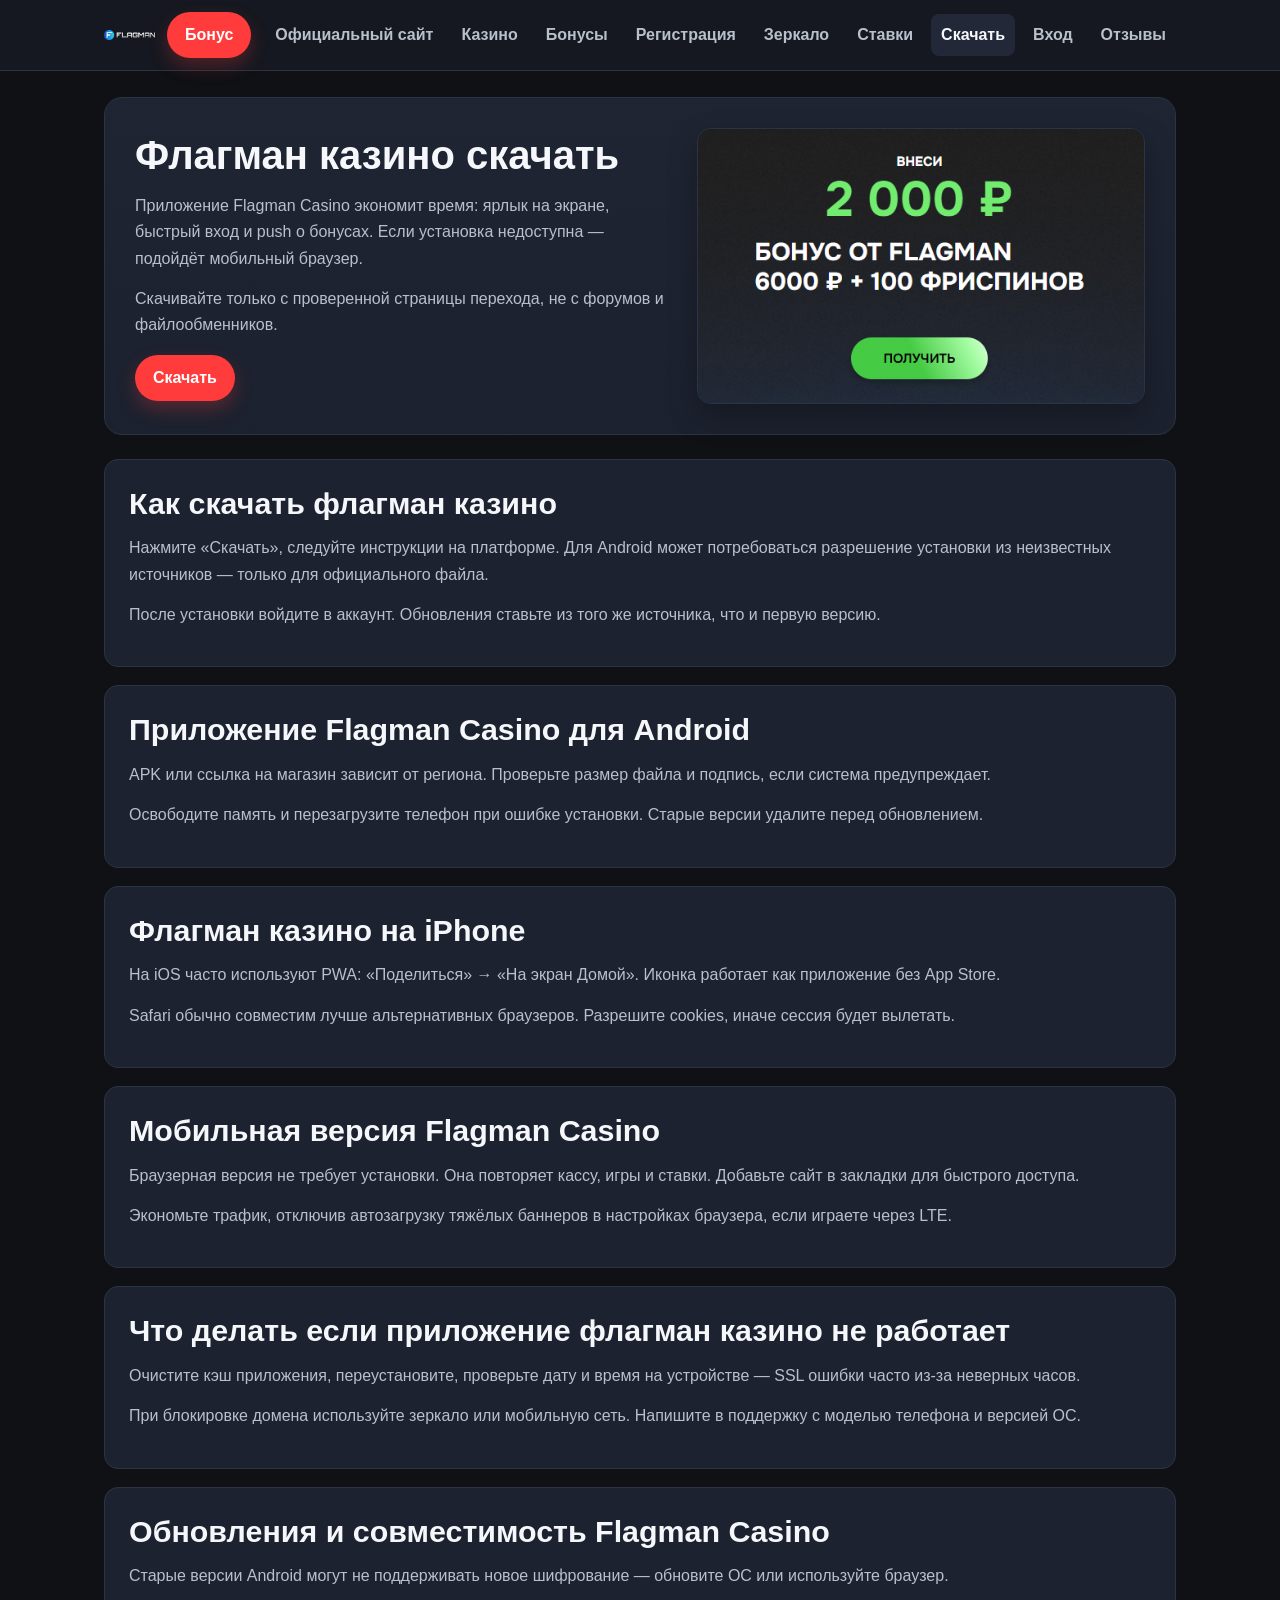
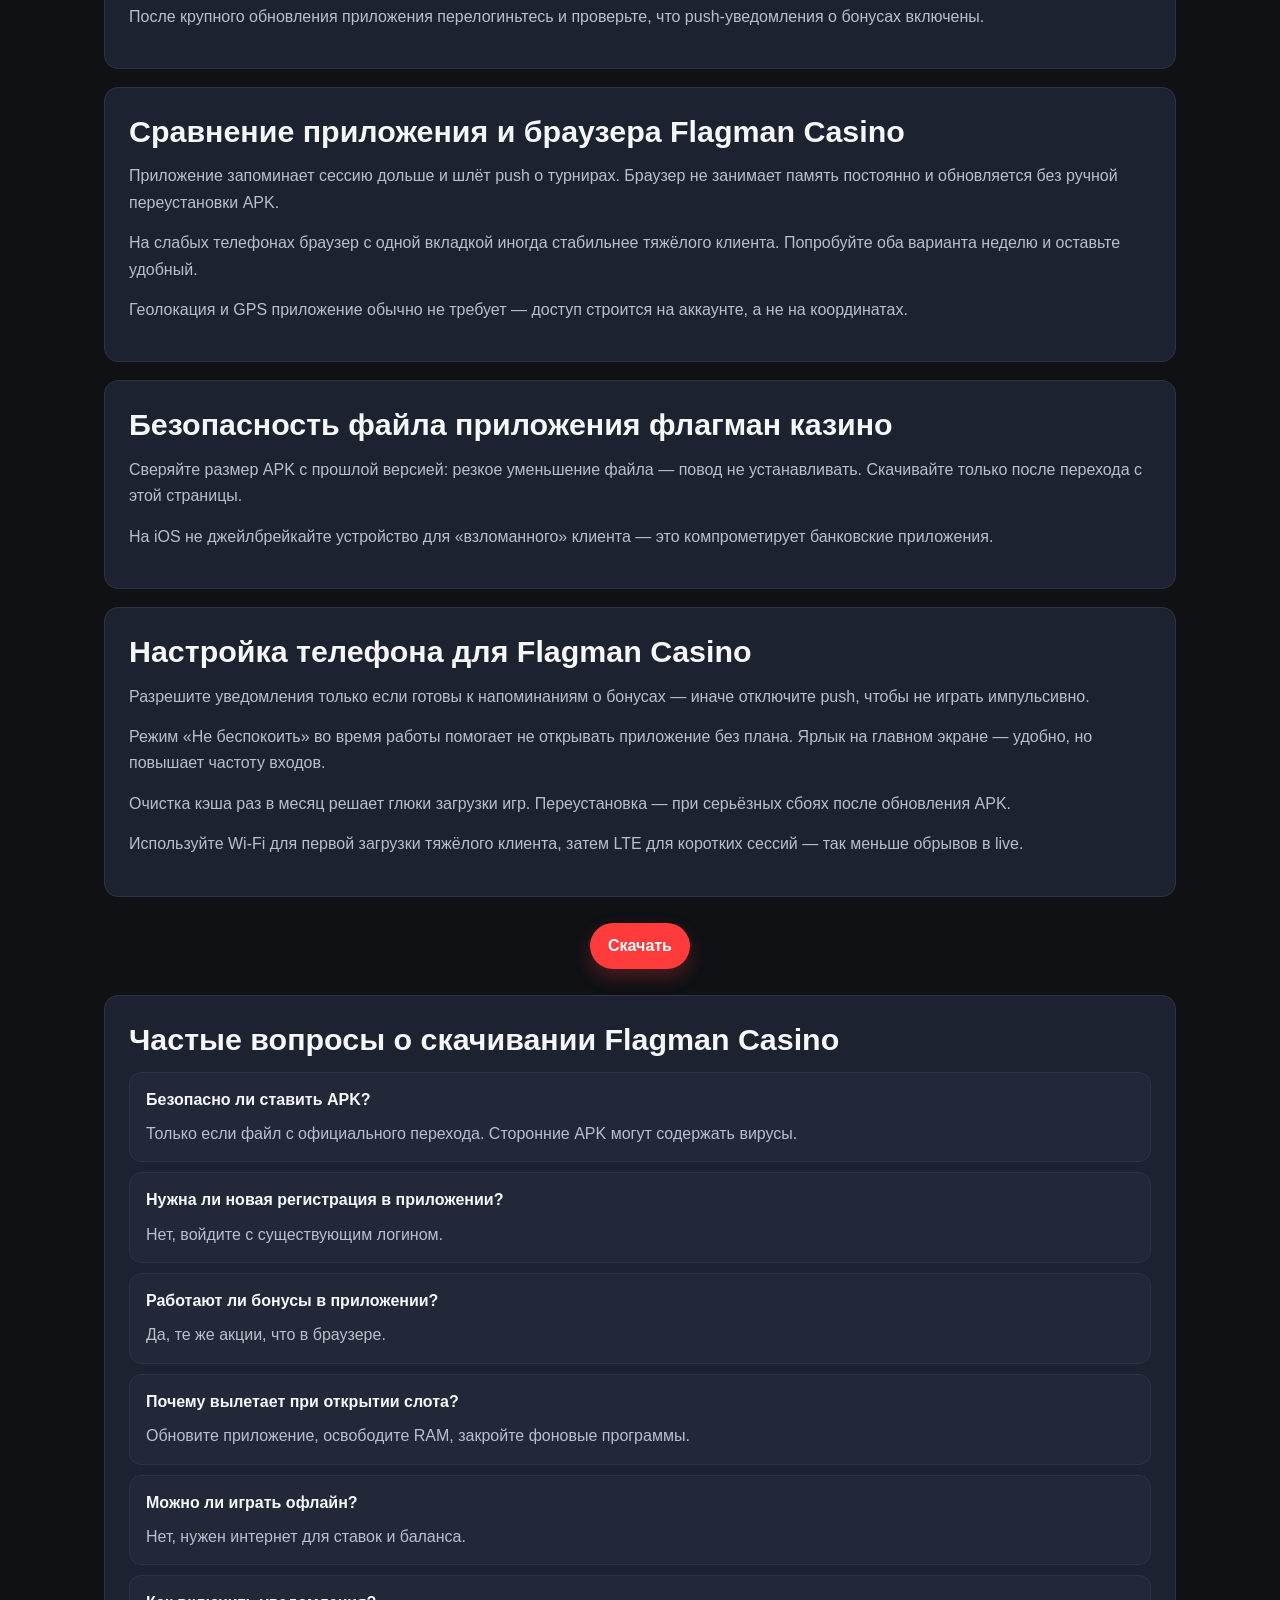
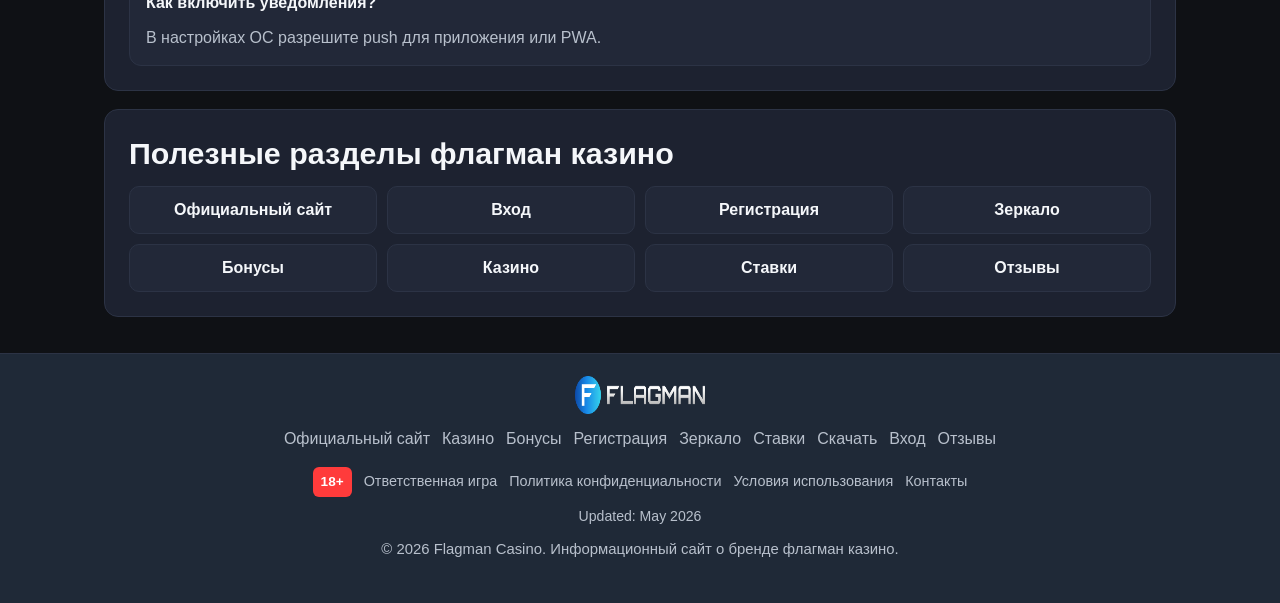
<file: download.html>
<!doctype html>
<html lang="ru">
<head>
  <meta charset="UTF-8">
  <meta name="viewport" content="width=device-width, initial-scale=1.0">
  <meta name="robots" content="index, follow, max-image-preview:large">
  <title>Флагман казино скачать — приложение и мобильная версия</title>
  <meta name="description" content="Скачать флагман казино: приложение Flagman Casino на Android и iOS, мобильная версия и решение проблем установки.">
  <link rel="canonical" href="https://flagman-casino.vercel.app/download/">
  <meta name="theme-color" content="#1f2937">
  
<link rel="icon" href="/favicon.ico?v=2" sizes="any">
<link rel="icon" type="image/png" sizes="32x32" href="/favicon-32x32.png?v=2">
<link rel="icon" type="image/png" sizes="16x16" href="/favicon-16x16.png?v=2">
<link rel="apple-touch-icon" href="/apple-touch-icon.png?v=2">
<link rel="manifest" href="/site.webmanifest">

  
<meta property="og:type" content="website">
<meta property="og:url" content="https://flagman-casino.vercel.app/download/">
<meta property="og:title" content="Флагман казино скачать — приложение и мобильная версия">
<meta property="og:description" content="Скачать флагман казино: приложение Flagman Casino на Android и iOS, мобильная версия и решение проблем установки.">
<meta property="og:image" content="https://flagman-casino.vercel.app/assets/img/flagman-banner.png">
<meta name="twitter:card" content="summary_large_image">
<meta name="twitter:title" content="Флагман казино скачать — приложение и мобильная версия">
<meta name="twitter:description" content="Скачать флагман казино: приложение Flagman Casino на Android и iOS, мобильная версия и решение проблем установки.">
<meta name="twitter:image" content="https://flagman-casino.vercel.app/assets/img/flagman-banner.png">

  <link rel="stylesheet" href="/style.css">
  <script type="application/ld+json">{"@context": "https://schema.org", "@graph": [{"@type": "WebSite", "@id": "https://flagman-casino.vercel.app/#website", "url": "https://flagman-casino.vercel.app/", "name": "Flagman Casino", "inLanguage": "ru-RU"}, {"@type": "Organization", "@id": "https://flagman-casino.vercel.app/#organization", "name": "Flagman Casino", "url": "https://flagman-casino.vercel.app/", "logo": "https://flagman-casino.vercel.app/assets/img/logo.png"}, {"@type": "WebPage", "@id": "https://flagman-casino.vercel.app/download/#webpage", "url": "https://flagman-casino.vercel.app/download/", "name": "Флагман казино скачать — приложение и мобильная версия", "description": "Скачать флагман казино: приложение Flagman Casino на Android и iOS, мобильная версия и решение проблем установки.", "isPartOf": {"@id": "https://flagman-casino.vercel.app/#website"}, "inLanguage": "ru-RU"}, {"@type": "BreadcrumbList", "itemListElement": [{"@type": "ListItem", "position": 1, "name": "Главная", "item": "https://flagman-casino.vercel.app/"}, {"@type": "ListItem", "position": 2, "name": "Скачать", "item": "https://flagman-casino.vercel.app/download/"}]}, {"@type": "Article", "headline": "Флагман казино скачать", "description": "Скачать флагман казино: приложение Flagman Casino на Android и iOS, мобильная версия и решение проблем установки.", "author": {"@type": "Organization", "name": "Flagman Casino"}, "publisher": {"@type": "Organization", "name": "Flagman Casino", "logo": "https://flagman-casino.vercel.app/assets/img/logo.png"}, "datePublished": "2026-05-17", "dateModified": "2026-05-17", "inLanguage": "ru-RU", "mainEntityOfPage": {"@id": "https://flagman-casino.vercel.app/download/#webpage"}}, {"@type": "FAQPage", "mainEntity": [{"@type": "Question", "name": "Безопасно ли ставить APK?", "acceptedAnswer": {"@type": "Answer", "text": "Только если файл с официального перехода. Сторонние APK могут содержать вирусы."}}, {"@type": "Question", "name": "Нужна ли новая регистрация в приложении?", "acceptedAnswer": {"@type": "Answer", "text": "Нет, войдите с существующим логином."}}, {"@type": "Question", "name": "Работают ли бонусы в приложении?", "acceptedAnswer": {"@type": "Answer", "text": "Да, те же акции, что в браузере."}}, {"@type": "Question", "name": "Почему вылетает при открытии слота?", "acceptedAnswer": {"@type": "Answer", "text": "Обновите приложение, освободите RAM, закройте фоновые программы."}}, {"@type": "Question", "name": "Можно ли играть офлайн?", "acceptedAnswer": {"@type": "Answer", "text": "Нет, нужен интернет для ставок и баланса."}}, {"@type": "Question", "name": "Как включить уведомления?", "acceptedAnswer": {"@type": "Answer", "text": "В настройках ОС разрешите push для приложения или PWA."}}]}]}</script>
</head>
<body>
<header class="site-header">
  <div class="container header-inner">
    <div class="brand-wrap">
      <a href="/"><img src="/assets/img/logo.png" alt="Flagman Casino логотип" class="logo" width="140" height="40" decoding="async"></a>
      <a class="bonus-btn" href="https://lkga.cc/0b02c9ea" target="_blank" rel="nofollow sponsored noopener">Бонус</a>
    </div>
    <button class="menu-toggle" type="button" data-menu-toggle aria-label="Открыть меню" aria-expanded="false">☰</button>
    <nav class="main-nav" data-main-nav aria-label="Основное меню">
      <ul class="nav-list"><li><a href="/official-site/">Официальный сайт</a></li><li><a href="/casino/">Казино</a></li><li><a href="/bonus/">Бонусы</a></li><li><a href="/registration/">Регистрация</a></li><li><a href="/zerkalo/">Зеркало</a></li><li><a href="/bets/">Ставки</a></li><li><a href="/download/" class="active">Скачать</a></li><li><a href="/login/">Вход</a></li><li><a href="/reviews/">Отзывы</a></li></ul>
    </nav>
  </div>
</header>
<main>
  <div class="container">
    <section class="hero">
      <div class="hero-grid">
        <div>
          <h1>Флагман казино скачать</h1>
          <p>Приложение Flagman Casino экономит время: ярлык на экране, быстрый вход и push о бонусах. Если установка недоступна — подойдёт мобильный браузер.</p><p>Скачивайте только с проверенной страницы перехода, не с форумов и файлообменников.</p>
          <div class="hero-actions">
            <a class="cta-btn" href="https://lkga.cc/0b02c9ea" target="_blank" rel="nofollow sponsored noopener">Скачать</a>
          </div>
        </div>
        <a class="banner-link" href="https://lkga.cc/0b02c9ea" target="_blank" rel="nofollow sponsored noopener">
          <img src="/assets/img/flagman-banner.png" alt="Флагман казино скачать приложение" width="520" height="320" loading="eager" fetchpriority="high" decoding="async">
        </a>
      </div>
    </section>
    
    <div class="content-grid">
      <section class="section-card" id="dl"><h2>Как скачать флагман казино</h2><p>Нажмите «Скачать», следуйте инструкции на платформе. Для Android может потребоваться разрешение установки из неизвестных источников — только для официального файла.</p><p>После установки войдите в аккаунт. Обновления ставьте из того же источника, что и первую версию.</p></section>
<section class="section-card" id="android"><h2>Приложение Flagman Casino для Android</h2><p>APK или ссылка на магазин зависит от региона. Проверьте размер файла и подпись, если система предупреждает.</p><p>Освободите память и перезагрузите телефон при ошибке установки. Старые версии удалите перед обновлением.</p></section>
<section class="section-card" id="ios"><h2>Флагман казино на iPhone</h2><p>На iOS часто используют PWA: «Поделиться» → «На экран Домой». Иконка работает как приложение без App Store.</p><p>Safari обычно совместим лучше альтернативных браузеров. Разрешите cookies, иначе сессия будет вылетать.</p></section>
<section class="section-card" id="mobile"><h2>Мобильная версия Flagman Casino</h2><p>Браузерная версия не требует установки. Она повторяет кассу, игры и ставки. Добавьте сайт в закладки для быстрого доступа.</p><p>Экономьте трафик, отключив автозагрузку тяжёлых баннеров в настройках браузера, если играете через LTE.</p></section>
<section class="section-card" id="app-fix"><h2>Что делать если приложение флагман казино не работает</h2><p>Очистите кэш приложения, переустановите, проверьте дату и время на устройстве — SSL ошибки часто из-за неверных часов.</p><p>При блокировке домена используйте зеркало или мобильную сеть. Напишите в поддержку с моделью телефона и версией ОС.</p></section>
<section class="section-card" id="updates"><h2>Обновления и совместимость Flagman Casino</h2><p>Старые версии Android могут не поддерживать новое шифрование — обновите ОС или используйте браузер.</p><p>После крупного обновления приложения перелогиньтесь и проверьте, что push-уведомления о бонусах включены.</p></section>
<section class="section-card" id="app-vs-web"><h2>Сравнение приложения и браузера Flagman Casino</h2><p>Приложение запоминает сессию дольше и шлёт push о турнирах. Браузер не занимает память постоянно и обновляется без ручной переустановки APK.</p><p>На слабых телефонах браузер с одной вкладкой иногда стабильнее тяжёлого клиента. Попробуйте оба варианта неделю и оставьте удобный.</p><p>Геолокация и GPS приложение обычно не требует — доступ строится на аккаунте, а не на координатах.</p></section>
<section class="section-card" id="apk-safe"><h2>Безопасность файла приложения флагман казино</h2><p>Сверяйте размер APK с прошлой версией: резкое уменьшение файла — повод не устанавливать. Скачивайте только после перехода с этой страницы.</p><p>На iOS не джейлбрейкайте устройство для «взломанного» клиента — это компрометирует банковские приложения.</p></section>
<section class="section-card" id="phone-setup"><h2>Настройка телефона для Flagman Casino</h2><p>Разрешите уведомления только если готовы к напоминаниям о бонусах — иначе отключите push, чтобы не играть импульсивно.</p><p>Режим «Не беспокоить» во время работы помогает не открывать приложение без плана. Ярлык на главном экране — удобно, но повышает частоту входов.</p><p>Очистка кэша раз в месяц решает глюки загрузки игр. Переустановка — при серьёзных сбоях после обновления APK.</p><p>Используйте Wi‑Fi для первой загрузки тяжёлого клиента, затем LTE для коротких сессий — так меньше обрывов в live.</p></section>

      
      <p class="cta-mid"><a class="cta-btn" href="https://lkga.cc/0b02c9ea" target="_blank" rel="nofollow sponsored noopener">Скачать</a></p>
      <section class="section-card" id="faq"><h2>Частые вопросы о скачивании Flagman Casino</h2><div class="faq-item"><h3>Безопасно ли ставить APK?</h3><p>Только если файл с официального перехода. Сторонние APK могут содержать вирусы.</p></div><div class="faq-item"><h3>Нужна ли новая регистрация в приложении?</h3><p>Нет, войдите с существующим логином.</p></div><div class="faq-item"><h3>Работают ли бонусы в приложении?</h3><p>Да, те же акции, что в браузере.</p></div><div class="faq-item"><h3>Почему вылетает при открытии слота?</h3><p>Обновите приложение, освободите RAM, закройте фоновые программы.</p></div><div class="faq-item"><h3>Можно ли играть офлайн?</h3><p>Нет, нужен интернет для ставок и баланса.</p></div><div class="faq-item"><h3>Как включить уведомления?</h3><p>В настройках ОС разрешите push для приложения или PWA.</p></div></section>
      <section class="section-card">
  <h2>Полезные разделы флагман казино</h2>
  <div class="links-grid"><a href="/official-site/">Официальный сайт</a><a href="/login/">Вход</a><a href="/registration/">Регистрация</a><a href="/zerkalo/">Зеркало</a><a href="/bonus/">Бонусы</a><a href="/casino/">Казино</a><a href="/bets/">Ставки</a><a href="/reviews/">Отзывы</a></div>
</section>
    </div>
  </div>
</main>
<footer class="site-footer">
  <div class="container footer-inner">
    <img src="/assets/img/logo.png" alt="Флагман казино" class="footer-logo" width="130" height="38" loading="lazy" decoding="async">
    <div class="footer-links">
      <a href="/official-site/">Официальный сайт</a>
      <a href="/casino/">Казино</a>
      <a href="/bonus/">Бонусы</a>
      <a href="/registration/">Регистрация</a>
      <a href="/zerkalo/">Зеркало</a>
      <a href="/bets/">Ставки</a>
      <a href="/download/">Скачать</a>
      <a href="/login/">Вход</a>
      <a href="/reviews/">Отзывы</a>
    </div>
    <div class="footer-trust">
      <span class="badge-18">18+</span>
      <a href="/responsible-gaming/">Ответственная игра</a>
      <a href="/privacy-policy/">Политика конфиденциальности</a>
      <a href="/terms/">Условия использования</a>
      <a href="/contacts/">Контакты</a>
    </div>
    <p class="footer-updated">Updated: May 2026</p>
    <p class="copyright">© 2026 Flagman Casino. Информационный сайт о бренде флагман казино.</p>
  </div>
</footer>
<script src="/script.js" defer></script>
</body>
</html>
</file>
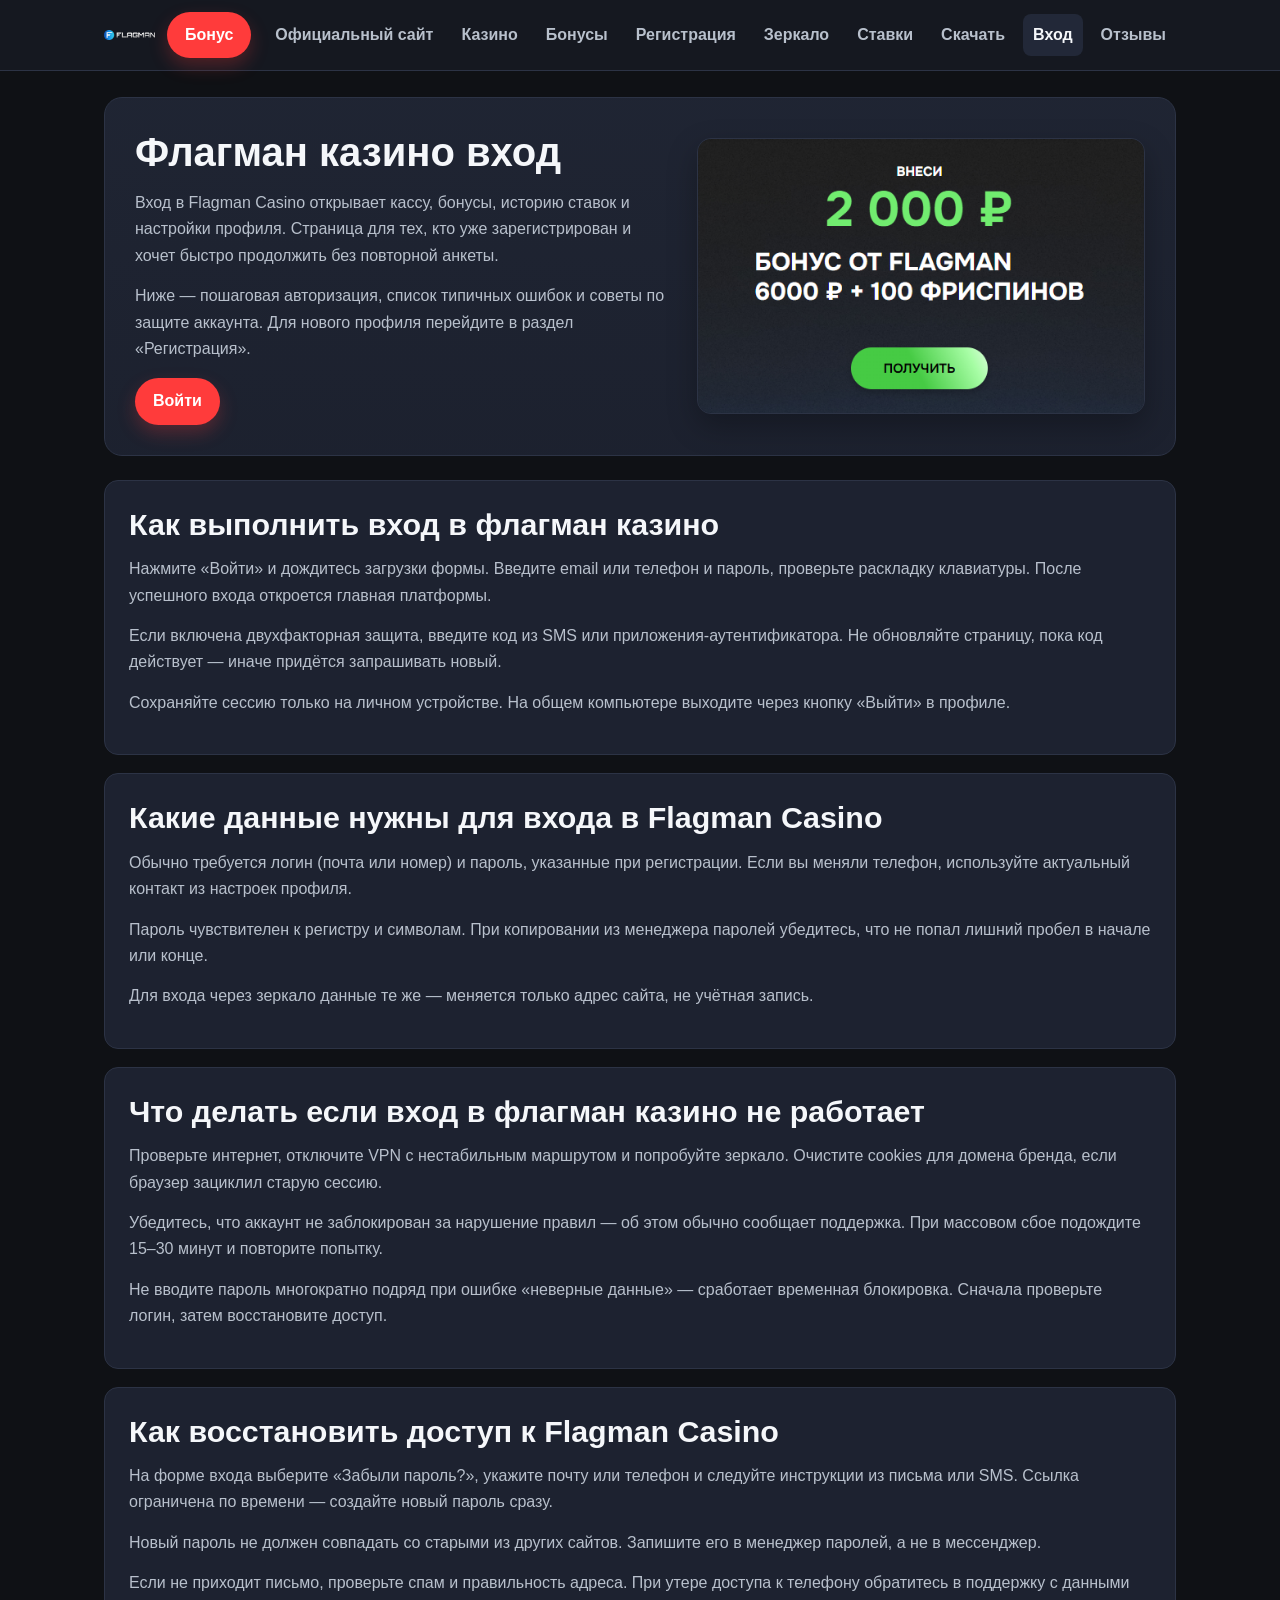
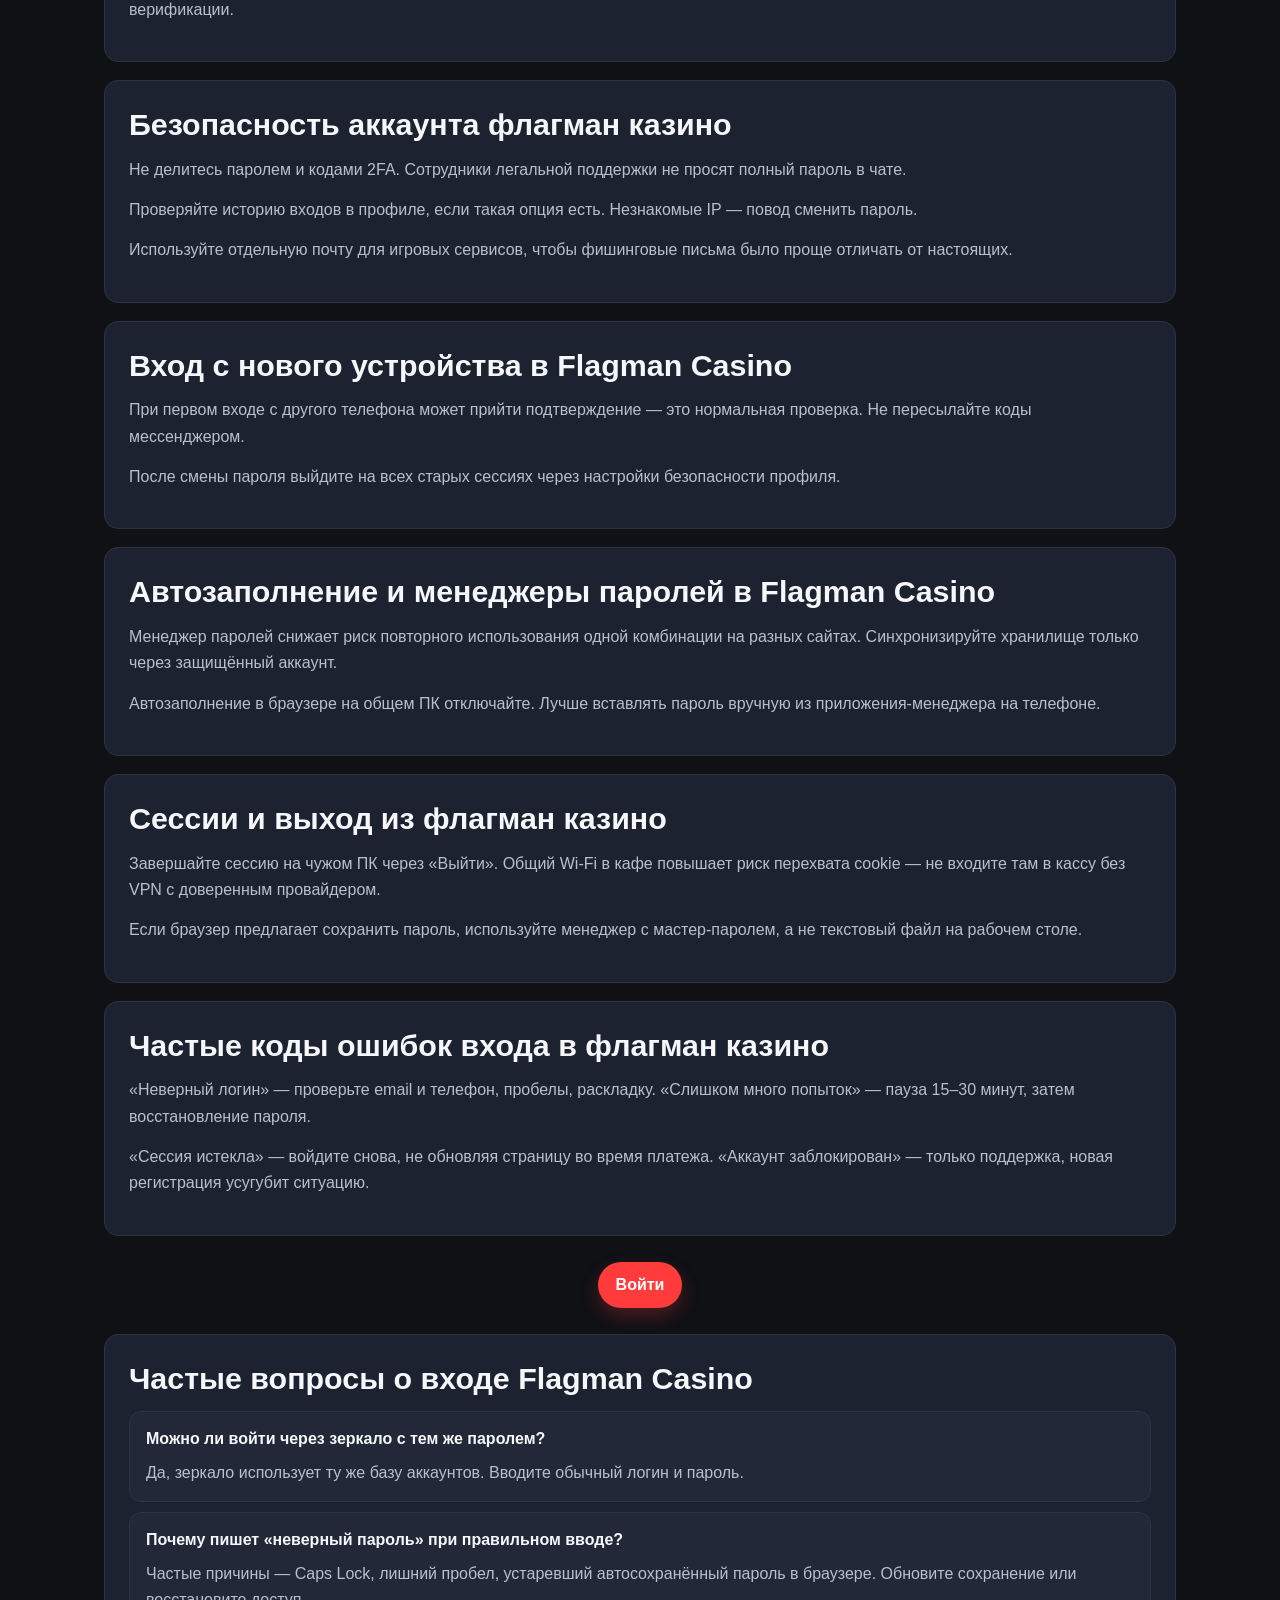
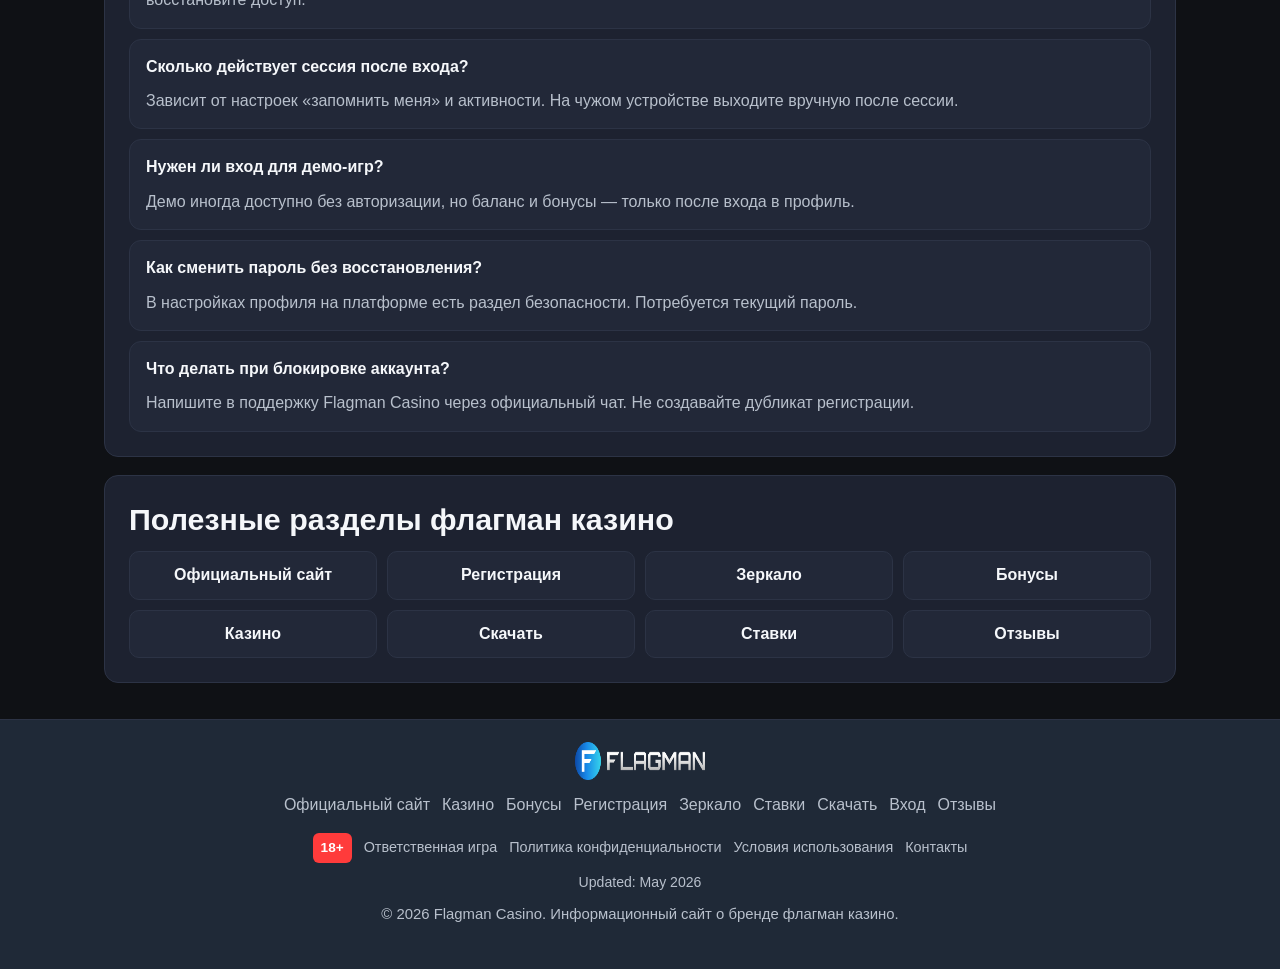
<file: login.html>
<!doctype html>
<html lang="ru">
<head>
  <meta charset="UTF-8">
  <meta name="viewport" content="width=device-width, initial-scale=1.0">
  <meta name="robots" content="index, follow, max-image-preview:large">
  <title>Флагман казино вход — как войти в аккаунт</title>
  <meta name="description" content="Вход в флагман казино: авторизация в Flagman Casino, восстановление пароля и решение ошибок при входе в личный кабинет.">
  <link rel="canonical" href="https://flagman-casino.vercel.app/login/">
  <meta name="theme-color" content="#1f2937">
  
<link rel="icon" href="/favicon.ico?v=2" sizes="any">
<link rel="icon" type="image/png" sizes="32x32" href="/favicon-32x32.png?v=2">
<link rel="icon" type="image/png" sizes="16x16" href="/favicon-16x16.png?v=2">
<link rel="apple-touch-icon" href="/apple-touch-icon.png?v=2">
<link rel="manifest" href="/site.webmanifest">

  
<meta property="og:type" content="website">
<meta property="og:url" content="https://flagman-casino.vercel.app/login/">
<meta property="og:title" content="Флагман казино вход — как войти в аккаунт">
<meta property="og:description" content="Вход в флагман казино: авторизация в Flagman Casino, восстановление пароля и решение ошибок при входе в личный кабинет.">
<meta property="og:image" content="https://flagman-casino.vercel.app/assets/img/flagman-banner.png">
<meta name="twitter:card" content="summary_large_image">
<meta name="twitter:title" content="Флагман казино вход — как войти в аккаунт">
<meta name="twitter:description" content="Вход в флагман казино: авторизация в Flagman Casino, восстановление пароля и решение ошибок при входе в личный кабинет.">
<meta name="twitter:image" content="https://flagman-casino.vercel.app/assets/img/flagman-banner.png">

  <link rel="stylesheet" href="/style.css">
  <script type="application/ld+json">{"@context": "https://schema.org", "@graph": [{"@type": "WebSite", "@id": "https://flagman-casino.vercel.app/#website", "url": "https://flagman-casino.vercel.app/", "name": "Flagman Casino", "inLanguage": "ru-RU"}, {"@type": "Organization", "@id": "https://flagman-casino.vercel.app/#organization", "name": "Flagman Casino", "url": "https://flagman-casino.vercel.app/", "logo": "https://flagman-casino.vercel.app/assets/img/logo.png"}, {"@type": "WebPage", "@id": "https://flagman-casino.vercel.app/login/#webpage", "url": "https://flagman-casino.vercel.app/login/", "name": "Флагман казино вход — как войти в аккаунт", "description": "Вход в флагман казино: авторизация в Flagman Casino, восстановление пароля и решение ошибок при входе в личный кабинет.", "isPartOf": {"@id": "https://flagman-casino.vercel.app/#website"}, "inLanguage": "ru-RU"}, {"@type": "BreadcrumbList", "itemListElement": [{"@type": "ListItem", "position": 1, "name": "Главная", "item": "https://flagman-casino.vercel.app/"}, {"@type": "ListItem", "position": 2, "name": "Вход", "item": "https://flagman-casino.vercel.app/login/"}]}, {"@type": "Article", "headline": "Флагман казино вход", "description": "Вход в флагман казино: авторизация в Flagman Casino, восстановление пароля и решение ошибок при входе в личный кабинет.", "author": {"@type": "Organization", "name": "Flagman Casino"}, "publisher": {"@type": "Organization", "name": "Flagman Casino", "logo": "https://flagman-casino.vercel.app/assets/img/logo.png"}, "datePublished": "2026-05-17", "dateModified": "2026-05-17", "inLanguage": "ru-RU", "mainEntityOfPage": {"@id": "https://flagman-casino.vercel.app/login/#webpage"}}, {"@type": "FAQPage", "mainEntity": [{"@type": "Question", "name": "Можно ли войти через зеркало с тем же паролем?", "acceptedAnswer": {"@type": "Answer", "text": "Да, зеркало использует ту же базу аккаунтов. Вводите обычный логин и пароль."}}, {"@type": "Question", "name": "Почему пишет «неверный пароль» при правильном вводе?", "acceptedAnswer": {"@type": "Answer", "text": "Частые причины — Caps Lock, лишний пробел, устаревший автосохранённый пароль в браузере. Обновите сохранение или восстановите доступ."}}, {"@type": "Question", "name": "Сколько действует сессия после входа?", "acceptedAnswer": {"@type": "Answer", "text": "Зависит от настроек «запомнить меня» и активности. На чужом устройстве выходите вручную после сессии."}}, {"@type": "Question", "name": "Нужен ли вход для демо-игр?", "acceptedAnswer": {"@type": "Answer", "text": "Демо иногда доступно без авторизации, но баланс и бонусы — только после входа в профиль."}}, {"@type": "Question", "name": "Как сменить пароль без восстановления?", "acceptedAnswer": {"@type": "Answer", "text": "В настройках профиля на платформе есть раздел безопасности. Потребуется текущий пароль."}}, {"@type": "Question", "name": "Что делать при блокировке аккаунта?", "acceptedAnswer": {"@type": "Answer", "text": "Напишите в поддержку Flagman Casino через официальный чат. Не создавайте дубликат регистрации."}}]}]}</script>
</head>
<body>
<header class="site-header">
  <div class="container header-inner">
    <div class="brand-wrap">
      <a href="/"><img src="/assets/img/logo.png" alt="Flagman Casino логотип" class="logo" width="140" height="40" decoding="async"></a>
      <a class="bonus-btn" href="https://lkga.cc/0b02c9ea" target="_blank" rel="nofollow sponsored noopener">Бонус</a>
    </div>
    <button class="menu-toggle" type="button" data-menu-toggle aria-label="Открыть меню" aria-expanded="false">☰</button>
    <nav class="main-nav" data-main-nav aria-label="Основное меню">
      <ul class="nav-list"><li><a href="/official-site/">Официальный сайт</a></li><li><a href="/casino/">Казино</a></li><li><a href="/bonus/">Бонусы</a></li><li><a href="/registration/">Регистрация</a></li><li><a href="/zerkalo/">Зеркало</a></li><li><a href="/bets/">Ставки</a></li><li><a href="/download/">Скачать</a></li><li><a href="/login/" class="active">Вход</a></li><li><a href="/reviews/">Отзывы</a></li></ul>
    </nav>
  </div>
</header>
<main>
  <div class="container">
    <section class="hero">
      <div class="hero-grid">
        <div>
          <h1>Флагман казино вход</h1>
          <p>Вход в Flagman Casino открывает кассу, бонусы, историю ставок и настройки профиля. Страница для тех, кто уже зарегистрирован и хочет быстро продолжить без повторной анкеты.</p><p>Ниже — пошаговая авторизация, список типичных ошибок и советы по защите аккаунта. Для нового профиля перейдите в раздел «Регистрация».</p>
          <div class="hero-actions">
            <a class="cta-btn" href="https://lkga.cc/0b02c9ea" target="_blank" rel="nofollow sponsored noopener">Войти</a>
          </div>
        </div>
        <a class="banner-link" href="https://lkga.cc/0b02c9ea" target="_blank" rel="nofollow sponsored noopener">
          <img src="/assets/img/flagman-banner.png" alt="Флагман казино вход в аккаунт" width="520" height="320" loading="eager" fetchpriority="high" decoding="async">
        </a>
      </div>
    </section>
    
    <div class="content-grid">
      <section class="section-card" id="steps"><h2>Как выполнить вход в флагман казино</h2><p>Нажмите «Войти» и дождитесь загрузки формы. Введите email или телефон и пароль, проверьте раскладку клавиатуры. После успешного входа откроется главная платформы.</p><p>Если включена двухфакторная защита, введите код из SMS или приложения-аутентификатора. Не обновляйте страницу, пока код действует — иначе придётся запрашивать новый.</p><p>Сохраняйте сессию только на личном устройстве. На общем компьютере выходите через кнопку «Выйти» в профиле.</p></section>
<section class="section-card" id="data"><h2>Какие данные нужны для входа в Flagman Casino</h2><p>Обычно требуется логин (почта или номер) и пароль, указанные при регистрации. Если вы меняли телефон, используйте актуальный контакт из настроек профиля.</p><p>Пароль чувствителен к регистру и символам. При копировании из менеджера паролей убедитесь, что не попал лишний пробел в начале или конце.</p><p>Для входа через зеркало данные те же — меняется только адрес сайта, не учётная запись.</p></section>
<section class="section-card" id="fail"><h2>Что делать если вход в флагман казино не работает</h2><p>Проверьте интернет, отключите VPN с нестабильным маршрутом и попробуйте зеркало. Очистите cookies для домена бренда, если браузер зациклил старую сессию.</p><p>Убедитесь, что аккаунт не заблокирован за нарушение правил — об этом обычно сообщает поддержка. При массовом сбое подождите 15–30 минут и повторите попытку.</p><p>Не вводите пароль многократно подряд при ошибке «неверные данные» — сработает временная блокировка. Сначала проверьте логин, затем восстановите доступ.</p></section>
<section class="section-card" id="restore"><h2>Как восстановить доступ к Flagman Casino</h2><p>На форме входа выберите «Забыли пароль?», укажите почту или телефон и следуйте инструкции из письма или SMS. Ссылка ограничена по времени — создайте новый пароль сразу.</p><p>Новый пароль не должен совпадать со старыми из других сайтов. Запишите его в менеджер паролей, а не в мессенджер.</p><p>Если не приходит письмо, проверьте спам и правильность адреса. При утере доступа к телефону обратитесь в поддержку с данными верификации.</p></section>
<section class="section-card" id="safe"><h2>Безопасность аккаунта флагман казино</h2><p>Не делитесь паролем и кодами 2FA. Сотрудники легальной поддержки не просят полный пароль в чате.</p><p>Проверяйте историю входов в профиле, если такая опция есть. Незнакомые IP — повод сменить пароль.</p><p>Используйте отдельную почту для игровых сервисов, чтобы фишинговые письма было проще отличать от настоящих.</p></section>
<section class="section-card" id="device"><h2>Вход с нового устройства в Flagman Casino</h2><p>При первом входе с другого телефона может прийти подтверждение — это нормальная проверка. Не пересылайте коды мессенджером.</p><p>После смены пароля выйдите на всех старых сессиях через настройки безопасности профиля.</p></section>
<section class="section-card" id="password-mgr"><h2>Автозаполнение и менеджеры паролей в Flagman Casino</h2><p>Менеджер паролей снижает риск повторного использования одной комбинации на разных сайтах. Синхронизируйте хранилище только через защищённый аккаунт.</p><p>Автозаполнение в браузере на общем ПК отключайте. Лучше вставлять пароль вручную из приложения-менеджера на телефоне.</p></section>
<section class="section-card" id="sessions"><h2>Сессии и выход из флагман казино</h2><p>Завершайте сессию на чужом ПК через «Выйти». Общий Wi‑Fi в кафе повышает риск перехвата cookie — не входите там в кассу без VPN с доверенным провайдером.</p><p>Если браузер предлагает сохранить пароль, используйте менеджер с мастер-паролем, а не текстовый файл на рабочем столе.</p></section>
<section class="section-card" id="error-codes"><h2>Частые коды ошибок входа в флагман казино</h2><p>«Неверный логин» — проверьте email и телефон, пробелы, раскладку. «Слишком много попыток» — пауза 15–30 минут, затем восстановление пароля.</p><p>«Сессия истекла» — войдите снова, не обновляя страницу во время платежа. «Аккаунт заблокирован» — только поддержка, новая регистрация усугубит ситуацию.</p></section>

      
      <p class="cta-mid"><a class="cta-btn" href="https://lkga.cc/0b02c9ea" target="_blank" rel="nofollow sponsored noopener">Войти</a></p>
      <section class="section-card" id="faq"><h2>Частые вопросы о входе Flagman Casino</h2><div class="faq-item"><h3>Можно ли войти через зеркало с тем же паролем?</h3><p>Да, зеркало использует ту же базу аккаунтов. Вводите обычный логин и пароль.</p></div><div class="faq-item"><h3>Почему пишет «неверный пароль» при правильном вводе?</h3><p>Частые причины — Caps Lock, лишний пробел, устаревший автосохранённый пароль в браузере. Обновите сохранение или восстановите доступ.</p></div><div class="faq-item"><h3>Сколько действует сессия после входа?</h3><p>Зависит от настроек «запомнить меня» и активности. На чужом устройстве выходите вручную после сессии.</p></div><div class="faq-item"><h3>Нужен ли вход для демо-игр?</h3><p>Демо иногда доступно без авторизации, но баланс и бонусы — только после входа в профиль.</p></div><div class="faq-item"><h3>Как сменить пароль без восстановления?</h3><p>В настройках профиля на платформе есть раздел безопасности. Потребуется текущий пароль.</p></div><div class="faq-item"><h3>Что делать при блокировке аккаунта?</h3><p>Напишите в поддержку Flagman Casino через официальный чат. Не создавайте дубликат регистрации.</p></div></section>
      <section class="section-card">
  <h2>Полезные разделы флагман казино</h2>
  <div class="links-grid"><a href="/official-site/">Официальный сайт</a><a href="/registration/">Регистрация</a><a href="/zerkalo/">Зеркало</a><a href="/bonus/">Бонусы</a><a href="/casino/">Казино</a><a href="/download/">Скачать</a><a href="/bets/">Ставки</a><a href="/reviews/">Отзывы</a></div>
</section>
    </div>
  </div>
</main>
<footer class="site-footer">
  <div class="container footer-inner">
    <img src="/assets/img/logo.png" alt="Флагман казино" class="footer-logo" width="130" height="38" loading="lazy" decoding="async">
    <div class="footer-links">
      <a href="/official-site/">Официальный сайт</a>
      <a href="/casino/">Казино</a>
      <a href="/bonus/">Бонусы</a>
      <a href="/registration/">Регистрация</a>
      <a href="/zerkalo/">Зеркало</a>
      <a href="/bets/">Ставки</a>
      <a href="/download/">Скачать</a>
      <a href="/login/">Вход</a>
      <a href="/reviews/">Отзывы</a>
    </div>
    <div class="footer-trust">
      <span class="badge-18">18+</span>
      <a href="/responsible-gaming/">Ответственная игра</a>
      <a href="/privacy-policy/">Политика конфиденциальности</a>
      <a href="/terms/">Условия использования</a>
      <a href="/contacts/">Контакты</a>
    </div>
    <p class="footer-updated">Updated: May 2026</p>
    <p class="copyright">© 2026 Flagman Casino. Информационный сайт о бренде флагман казино.</p>
  </div>
</footer>
<script src="/script.js" defer></script>
</body>
</html>
</file>
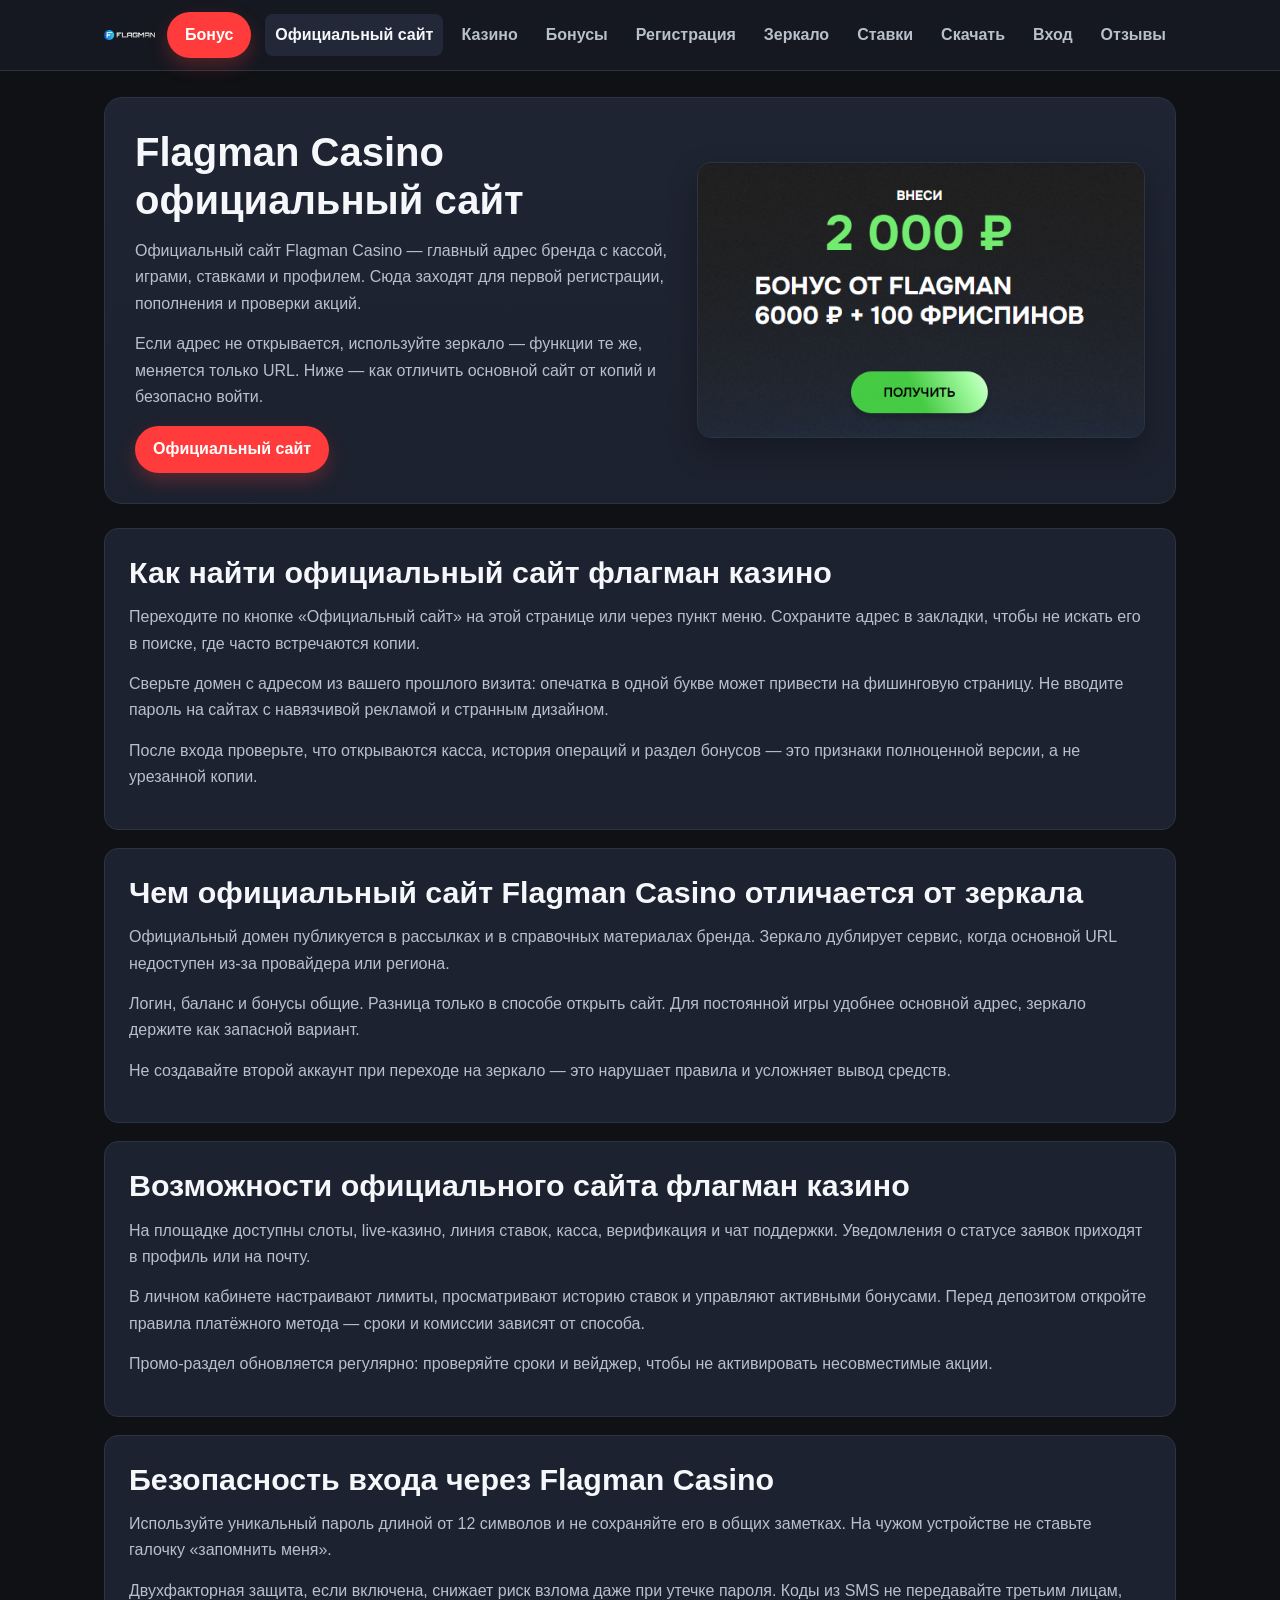
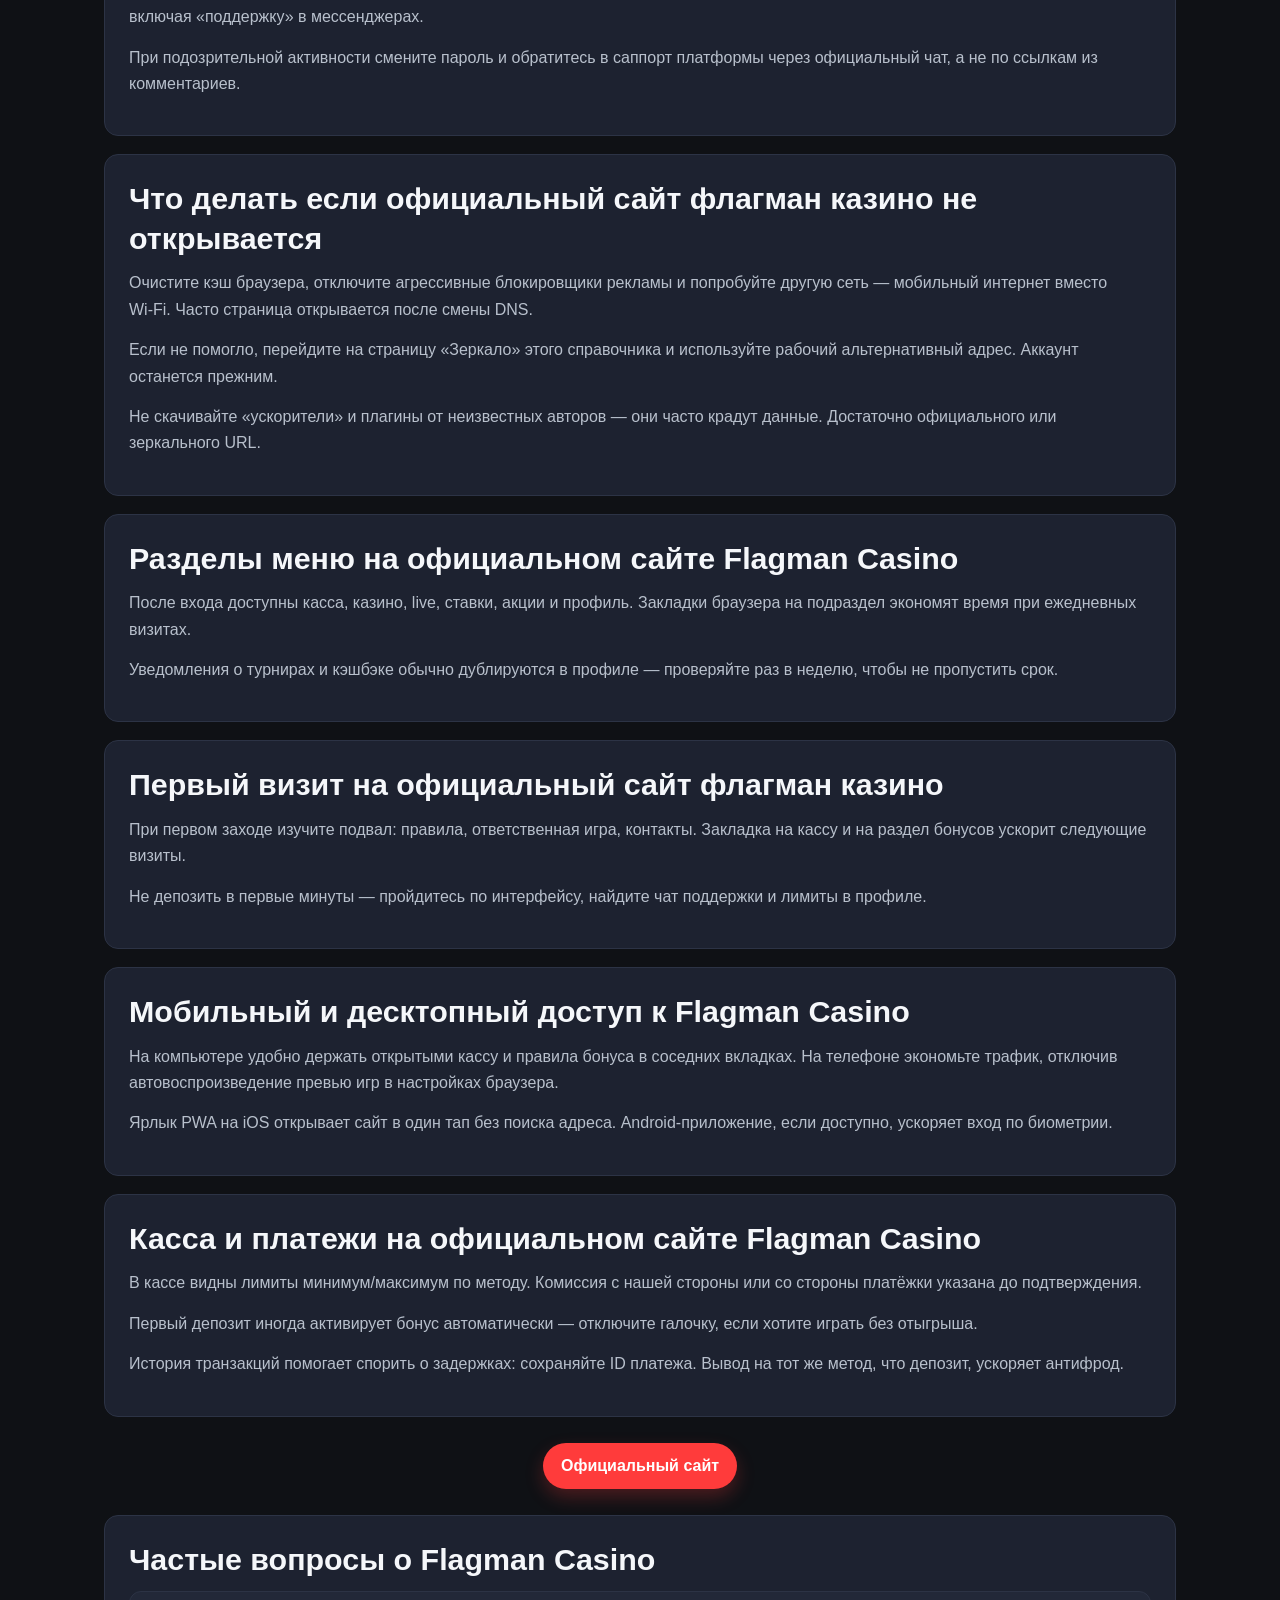
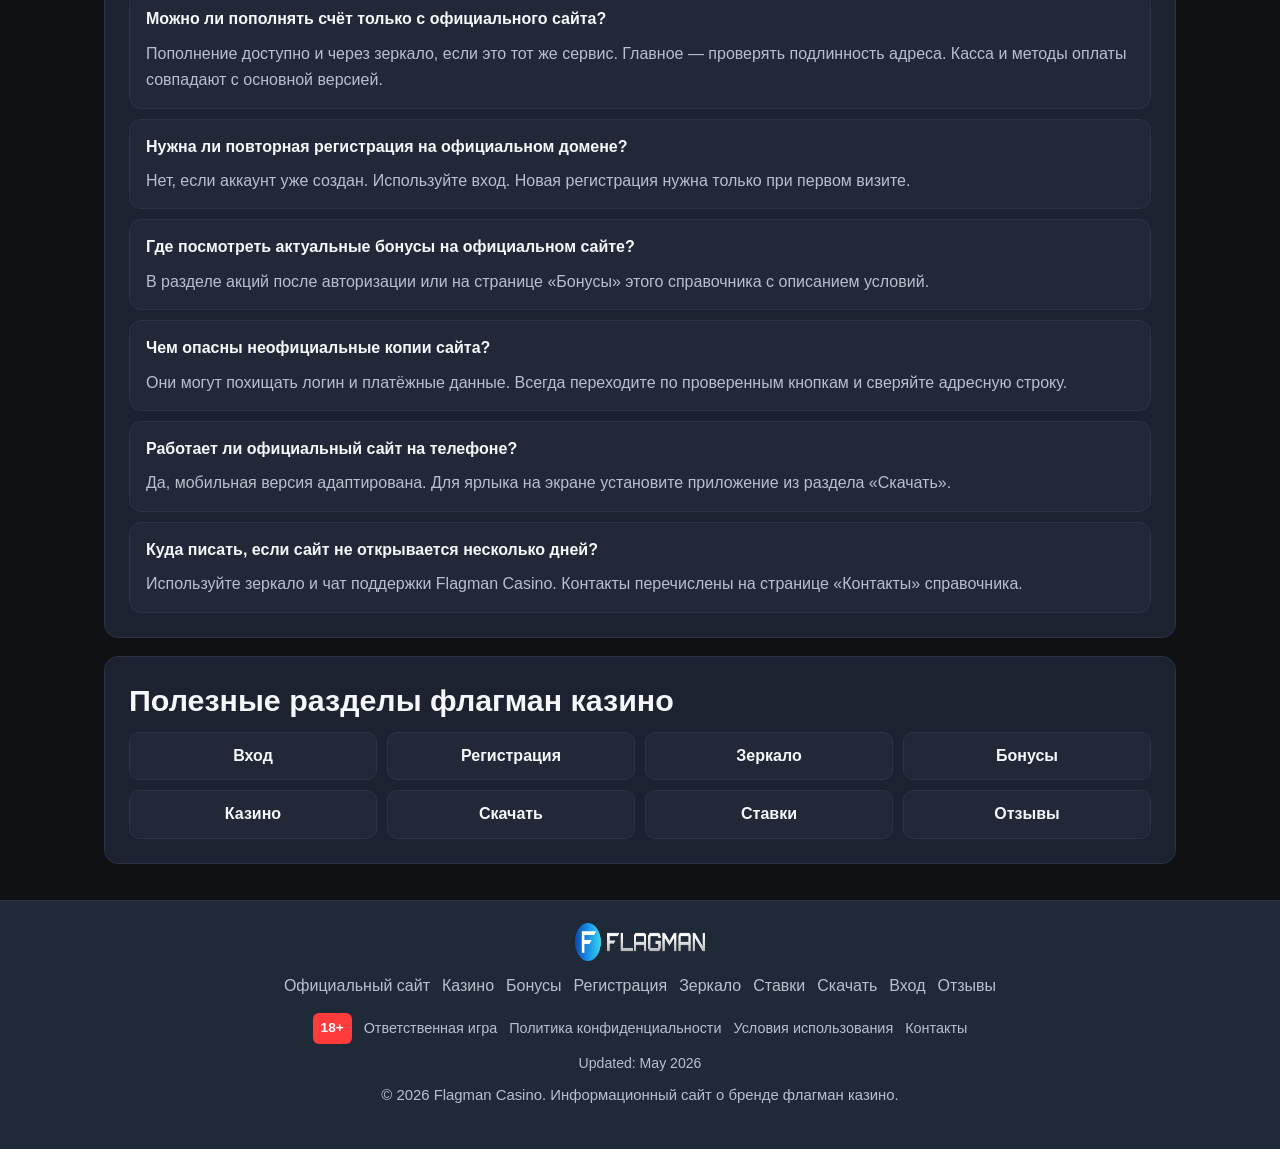
<file: official-site.html>
<!doctype html>
<html lang="ru">
<head>
  <meta charset="UTF-8">
  <meta name="viewport" content="width=device-width, initial-scale=1.0">
  <meta name="robots" content="index, follow, max-image-preview:large">
  <title>Флагман казино официальный сайт — доступ и разделы</title>
  <meta name="description" content="Официальный сайт флагман казино: как открыть Flagman Casino, чем он отличается от зеркала и что делать, если страница не загружается.">
  <link rel="canonical" href="https://flagman-casino.vercel.app/official-site/">
  <meta name="theme-color" content="#1f2937">
  
<link rel="icon" href="/favicon.ico?v=2" sizes="any">
<link rel="icon" type="image/png" sizes="32x32" href="/favicon-32x32.png?v=2">
<link rel="icon" type="image/png" sizes="16x16" href="/favicon-16x16.png?v=2">
<link rel="apple-touch-icon" href="/apple-touch-icon.png?v=2">
<link rel="manifest" href="/site.webmanifest">

  
<meta property="og:type" content="website">
<meta property="og:url" content="https://flagman-casino.vercel.app/official-site/">
<meta property="og:title" content="Флагман казино официальный сайт — доступ и разделы">
<meta property="og:description" content="Официальный сайт флагман казино: как открыть Flagman Casino, чем он отличается от зеркала и что делать, если страница не загружается.">
<meta property="og:image" content="https://flagman-casino.vercel.app/assets/img/flagman-banner.png">
<meta name="twitter:card" content="summary_large_image">
<meta name="twitter:title" content="Флагман казино официальный сайт — доступ и разделы">
<meta name="twitter:description" content="Официальный сайт флагман казино: как открыть Flagman Casino, чем он отличается от зеркала и что делать, если страница не загружается.">
<meta name="twitter:image" content="https://flagman-casino.vercel.app/assets/img/flagman-banner.png">

  <link rel="stylesheet" href="/style.css">
  <script type="application/ld+json">{"@context": "https://schema.org", "@graph": [{"@type": "WebSite", "@id": "https://flagman-casino.vercel.app/#website", "url": "https://flagman-casino.vercel.app/", "name": "Flagman Casino", "inLanguage": "ru-RU"}, {"@type": "Organization", "@id": "https://flagman-casino.vercel.app/#organization", "name": "Flagman Casino", "url": "https://flagman-casino.vercel.app/", "logo": "https://flagman-casino.vercel.app/assets/img/logo.png"}, {"@type": "WebPage", "@id": "https://flagman-casino.vercel.app/official-site/#webpage", "url": "https://flagman-casino.vercel.app/official-site/", "name": "Флагман казино официальный сайт — доступ и разделы", "description": "Официальный сайт флагман казино: как открыть Flagman Casino, чем он отличается от зеркала и что делать, если страница не загружается.", "isPartOf": {"@id": "https://flagman-casino.vercel.app/#website"}, "inLanguage": "ru-RU"}, {"@type": "BreadcrumbList", "itemListElement": [{"@type": "ListItem", "position": 1, "name": "Главная", "item": "https://flagman-casino.vercel.app/"}, {"@type": "ListItem", "position": 2, "name": "Официальный сайт", "item": "https://flagman-casino.vercel.app/official-site/"}]}, {"@type": "Article", "headline": "Flagman Casino официальный сайт", "description": "Официальный сайт флагман казино: как открыть Flagman Casino, чем он отличается от зеркала и что делать, если страница не загружается.", "author": {"@type": "Organization", "name": "Flagman Casino"}, "publisher": {"@type": "Organization", "name": "Flagman Casino", "logo": "https://flagman-casino.vercel.app/assets/img/logo.png"}, "datePublished": "2026-05-17", "dateModified": "2026-05-17", "inLanguage": "ru-RU", "mainEntityOfPage": {"@id": "https://flagman-casino.vercel.app/official-site/#webpage"}}, {"@type": "FAQPage", "mainEntity": [{"@type": "Question", "name": "Можно ли пополнять счёт только с официального сайта?", "acceptedAnswer": {"@type": "Answer", "text": "Пополнение доступно и через зеркало, если это тот же сервис. Главное — проверять подлинность адреса. Касса и методы оплаты совпадают с основной версией."}}, {"@type": "Question", "name": "Нужна ли повторная регистрация на официальном домене?", "acceptedAnswer": {"@type": "Answer", "text": "Нет, если аккаунт уже создан. Используйте вход. Новая регистрация нужна только при первом визите."}}, {"@type": "Question", "name": "Где посмотреть актуальные бонусы на официальном сайте?", "acceptedAnswer": {"@type": "Answer", "text": "В разделе акций после авторизации или на странице «Бонусы» этого справочника с описанием условий."}}, {"@type": "Question", "name": "Чем опасны неофициальные копии сайта?", "acceptedAnswer": {"@type": "Answer", "text": "Они могут похищать логин и платёжные данные. Всегда переходите по проверенным кнопкам и сверяйте адресную строку."}}, {"@type": "Question", "name": "Работает ли официальный сайт на телефоне?", "acceptedAnswer": {"@type": "Answer", "text": "Да, мобильная версия адаптирована. Для ярлыка на экране установите приложение из раздела «Скачать»."}}, {"@type": "Question", "name": "Куда писать, если сайт не открывается несколько дней?", "acceptedAnswer": {"@type": "Answer", "text": "Используйте зеркало и чат поддержки Flagman Casino. Контакты перечислены на странице «Контакты» справочника."}}]}]}</script>
</head>
<body>
<header class="site-header">
  <div class="container header-inner">
    <div class="brand-wrap">
      <a href="/"><img src="/assets/img/logo.png" alt="Flagman Casino логотип" class="logo" width="140" height="40" decoding="async"></a>
      <a class="bonus-btn" href="https://lkga.cc/0b02c9ea" target="_blank" rel="nofollow sponsored noopener">Бонус</a>
    </div>
    <button class="menu-toggle" type="button" data-menu-toggle aria-label="Открыть меню" aria-expanded="false">☰</button>
    <nav class="main-nav" data-main-nav aria-label="Основное меню">
      <ul class="nav-list"><li><a href="/official-site/" class="active">Официальный сайт</a></li><li><a href="/casino/">Казино</a></li><li><a href="/bonus/">Бонусы</a></li><li><a href="/registration/">Регистрация</a></li><li><a href="/zerkalo/">Зеркало</a></li><li><a href="/bets/">Ставки</a></li><li><a href="/download/">Скачать</a></li><li><a href="/login/">Вход</a></li><li><a href="/reviews/">Отзывы</a></li></ul>
    </nav>
  </div>
</header>
<main>
  <div class="container">
    <section class="hero">
      <div class="hero-grid">
        <div>
          <h1>Flagman Casino официальный сайт</h1>
          <p>Официальный сайт Flagman Casino — главный адрес бренда с кассой, играми, ставками и профилем. Сюда заходят для первой регистрации, пополнения и проверки акций.</p><p>Если адрес не открывается, используйте зеркало — функции те же, меняется только URL. Ниже — как отличить основной сайт от копий и безопасно войти.</p>
          <div class="hero-actions">
            <a class="cta-btn" href="https://lkga.cc/0b02c9ea" target="_blank" rel="nofollow sponsored noopener">Официальный сайт</a>
          </div>
        </div>
        <a class="banner-link" href="https://lkga.cc/0b02c9ea" target="_blank" rel="nofollow sponsored noopener">
          <img src="/assets/img/flagman-banner.png" alt="Официальный сайт флагман казино" width="520" height="320" loading="eager" fetchpriority="high" decoding="async">
        </a>
      </div>
    </section>
    
    <div class="content-grid">
      <section class="section-card" id="find"><h2>Как найти официальный сайт флагман казино</h2><p>Переходите по кнопке «Официальный сайт» на этой странице или через пункт меню. Сохраните адрес в закладки, чтобы не искать его в поиске, где часто встречаются копии.</p><p>Сверьте домен с адресом из вашего прошлого визита: опечатка в одной букве может привести на фишинговую страницу. Не вводите пароль на сайтах с навязчивой рекламой и странным дизайном.</p><p>После входа проверьте, что открываются касса, история операций и раздел бонусов — это признаки полноценной версии, а не урезанной копии.</p></section>
<section class="section-card" id="diff"><h2>Чем официальный сайт Flagman Casino отличается от зеркала</h2><p>Официальный домен публикуется в рассылках и в справочных материалах бренда. Зеркало дублирует сервис, когда основной URL недоступен из-за провайдера или региона.</p><p>Логин, баланс и бонусы общие. Разница только в способе открыть сайт. Для постоянной игры удобнее основной адрес, зеркало держите как запасной вариант.</p><p>Не создавайте второй аккаунт при переходе на зеркало — это нарушает правила и усложняет вывод средств.</p></section>
<section class="section-card" id="features"><h2>Возможности официального сайта флагман казино</h2><p>На площадке доступны слоты, live-казино, линия ставок, касса, верификация и чат поддержки. Уведомления о статусе заявок приходят в профиль или на почту.</p><p>В личном кабинете настраивают лимиты, просматривают историю ставок и управляют активными бонусами. Перед депозитом откройте правила платёжного метода — сроки и комиссии зависят от способа.</p><p>Промо-раздел обновляется регулярно: проверяйте сроки и вейджер, чтобы не активировать несовместимые акции.</p></section>
<section class="section-card" id="security"><h2>Безопасность входа через Flagman Casino</h2><p>Используйте уникальный пароль длиной от 12 символов и не сохраняйте его в общих заметках. На чужом устройстве не ставьте галочку «запомнить меня».</p><p>Двухфакторная защита, если включена, снижает риск взлома даже при утечке пароля. Коды из SMS не передавайте третьим лицам, включая «поддержку» в мессенджерах.</p><p>При подозрительной активности смените пароль и обратитесь в саппорт платформы через официальный чат, а не по ссылкам из комментариев.</p></section>
<section class="section-card" id="down"><h2>Что делать если официальный сайт флагман казино не открывается</h2><p>Очистите кэш браузера, отключите агрессивные блокировщики рекламы и попробуйте другую сеть — мобильный интернет вместо Wi‑Fi. Часто страница открывается после смены DNS.</p><p>Если не помогло, перейдите на страницу «Зеркало» этого справочника и используйте рабочий альтернативный адрес. Аккаунт останется прежним.</p><p>Не скачивайте «ускорители» и плагины от неизвестных авторов — они часто крадут данные. Достаточно официального или зеркального URL.</p></section>
<section class="section-card" id="menu"><h2>Разделы меню на официальном сайте Flagman Casino</h2><p>После входа доступны касса, казино, live, ставки, акции и профиль. Закладки браузера на подраздел экономят время при ежедневных визитах.</p><p>Уведомления о турнирах и кэшбэке обычно дублируются в профиле — проверяйте раз в неделю, чтобы не пропустить срок.</p></section>
<section class="section-card" id="first-visit"><h2>Первый визит на официальный сайт флагман казино</h2><p>При первом заходе изучите подвал: правила, ответственная игра, контакты. Закладка на кассу и на раздел бонусов ускорит следующие визиты.</p><p>Не депозить в первые минуты — пройдитесь по интерфейсу, найдите чат поддержки и лимиты в профиле.</p></section>
<section class="section-card" id="devices"><h2>Мобильный и десктопный доступ к Flagman Casino</h2><p>На компьютере удобно держать открытыми кассу и правила бонуса в соседних вкладках. На телефоне экономьте трафик, отключив автовоспроизведение превью игр в настройках браузера.</p><p>Ярлык PWA на iOS открывает сайт в один тап без поиска адреса. Android-приложение, если доступно, ускоряет вход по биометрии.</p></section>
<section class="section-card" id="cashier"><h2>Касса и платежи на официальном сайте Flagman Casino</h2><p>В кассе видны лимиты минимум/максимум по методу. Комиссия с нашей стороны или со стороны платёжки указана до подтверждения.</p><p>Первый депозит иногда активирует бонус автоматически — отключите галочку, если хотите играть без отыгрыша.</p><p>История транзакций помогает спорить о задержках: сохраняйте ID платежа. Вывод на тот же метод, что депозит, ускоряет антифрод.</p></section>

      
      <p class="cta-mid"><a class="cta-btn" href="https://lkga.cc/0b02c9ea" target="_blank" rel="nofollow sponsored noopener">Официальный сайт</a></p>
      <section class="section-card" id="faq"><h2>Частые вопросы о Flagman Casino</h2><div class="faq-item"><h3>Можно ли пополнять счёт только с официального сайта?</h3><p>Пополнение доступно и через зеркало, если это тот же сервис. Главное — проверять подлинность адреса. Касса и методы оплаты совпадают с основной версией.</p></div><div class="faq-item"><h3>Нужна ли повторная регистрация на официальном домене?</h3><p>Нет, если аккаунт уже создан. Используйте вход. Новая регистрация нужна только при первом визите.</p></div><div class="faq-item"><h3>Где посмотреть актуальные бонусы на официальном сайте?</h3><p>В разделе акций после авторизации или на странице «Бонусы» этого справочника с описанием условий.</p></div><div class="faq-item"><h3>Чем опасны неофициальные копии сайта?</h3><p>Они могут похищать логин и платёжные данные. Всегда переходите по проверенным кнопкам и сверяйте адресную строку.</p></div><div class="faq-item"><h3>Работает ли официальный сайт на телефоне?</h3><p>Да, мобильная версия адаптирована. Для ярлыка на экране установите приложение из раздела «Скачать».</p></div><div class="faq-item"><h3>Куда писать, если сайт не открывается несколько дней?</h3><p>Используйте зеркало и чат поддержки Flagman Casino. Контакты перечислены на странице «Контакты» справочника.</p></div></section>
      <section class="section-card">
  <h2>Полезные разделы флагман казино</h2>
  <div class="links-grid"><a href="/login/">Вход</a><a href="/registration/">Регистрация</a><a href="/zerkalo/">Зеркало</a><a href="/bonus/">Бонусы</a><a href="/casino/">Казино</a><a href="/download/">Скачать</a><a href="/bets/">Ставки</a><a href="/reviews/">Отзывы</a></div>
</section>
    </div>
  </div>
</main>
<footer class="site-footer">
  <div class="container footer-inner">
    <img src="/assets/img/logo.png" alt="Флагман казино" class="footer-logo" width="130" height="38" loading="lazy" decoding="async">
    <div class="footer-links">
      <a href="/official-site/">Официальный сайт</a>
      <a href="/casino/">Казино</a>
      <a href="/bonus/">Бонусы</a>
      <a href="/registration/">Регистрация</a>
      <a href="/zerkalo/">Зеркало</a>
      <a href="/bets/">Ставки</a>
      <a href="/download/">Скачать</a>
      <a href="/login/">Вход</a>
      <a href="/reviews/">Отзывы</a>
    </div>
    <div class="footer-trust">
      <span class="badge-18">18+</span>
      <a href="/responsible-gaming/">Ответственная игра</a>
      <a href="/privacy-policy/">Политика конфиденциальности</a>
      <a href="/terms/">Условия использования</a>
      <a href="/contacts/">Контакты</a>
    </div>
    <p class="footer-updated">Updated: May 2026</p>
    <p class="copyright">© 2026 Flagman Casino. Информационный сайт о бренде флагман казино.</p>
  </div>
</footer>
<script src="/script.js" defer></script>
</body>
</html>
</file>
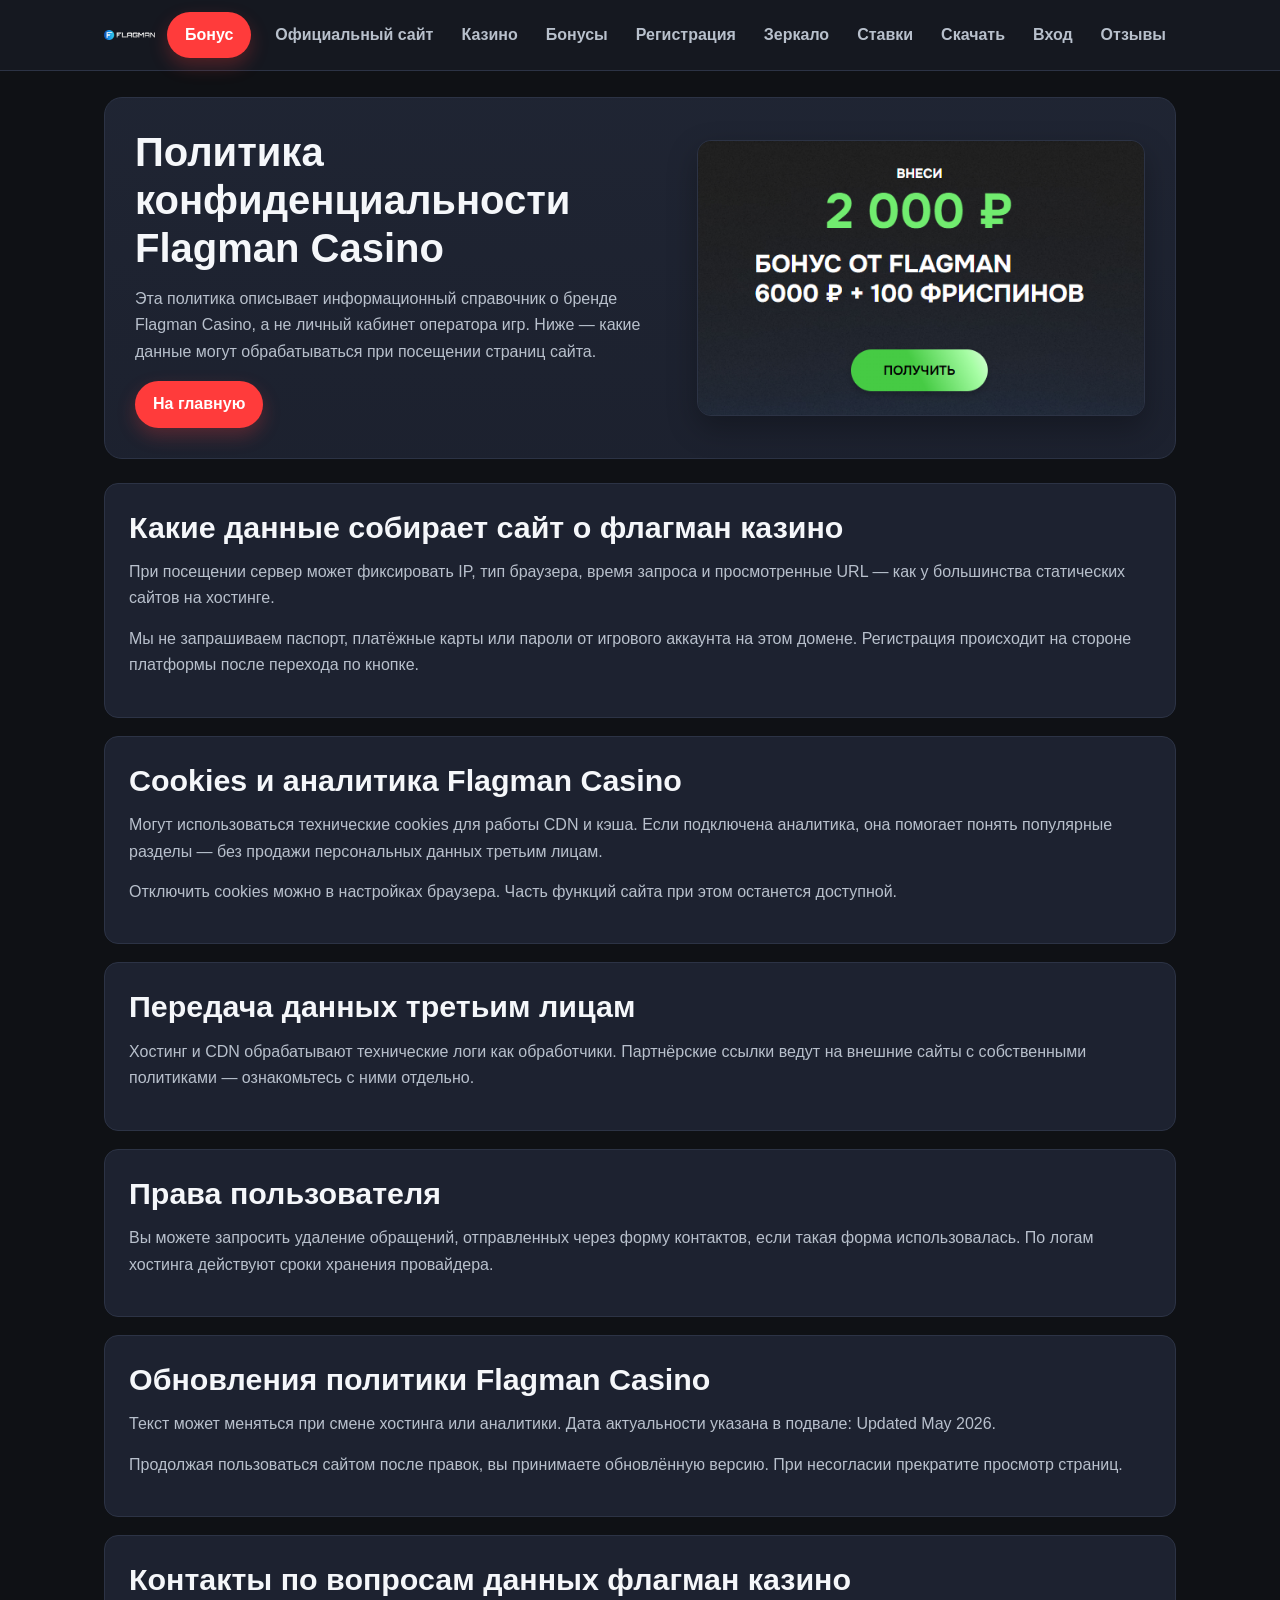
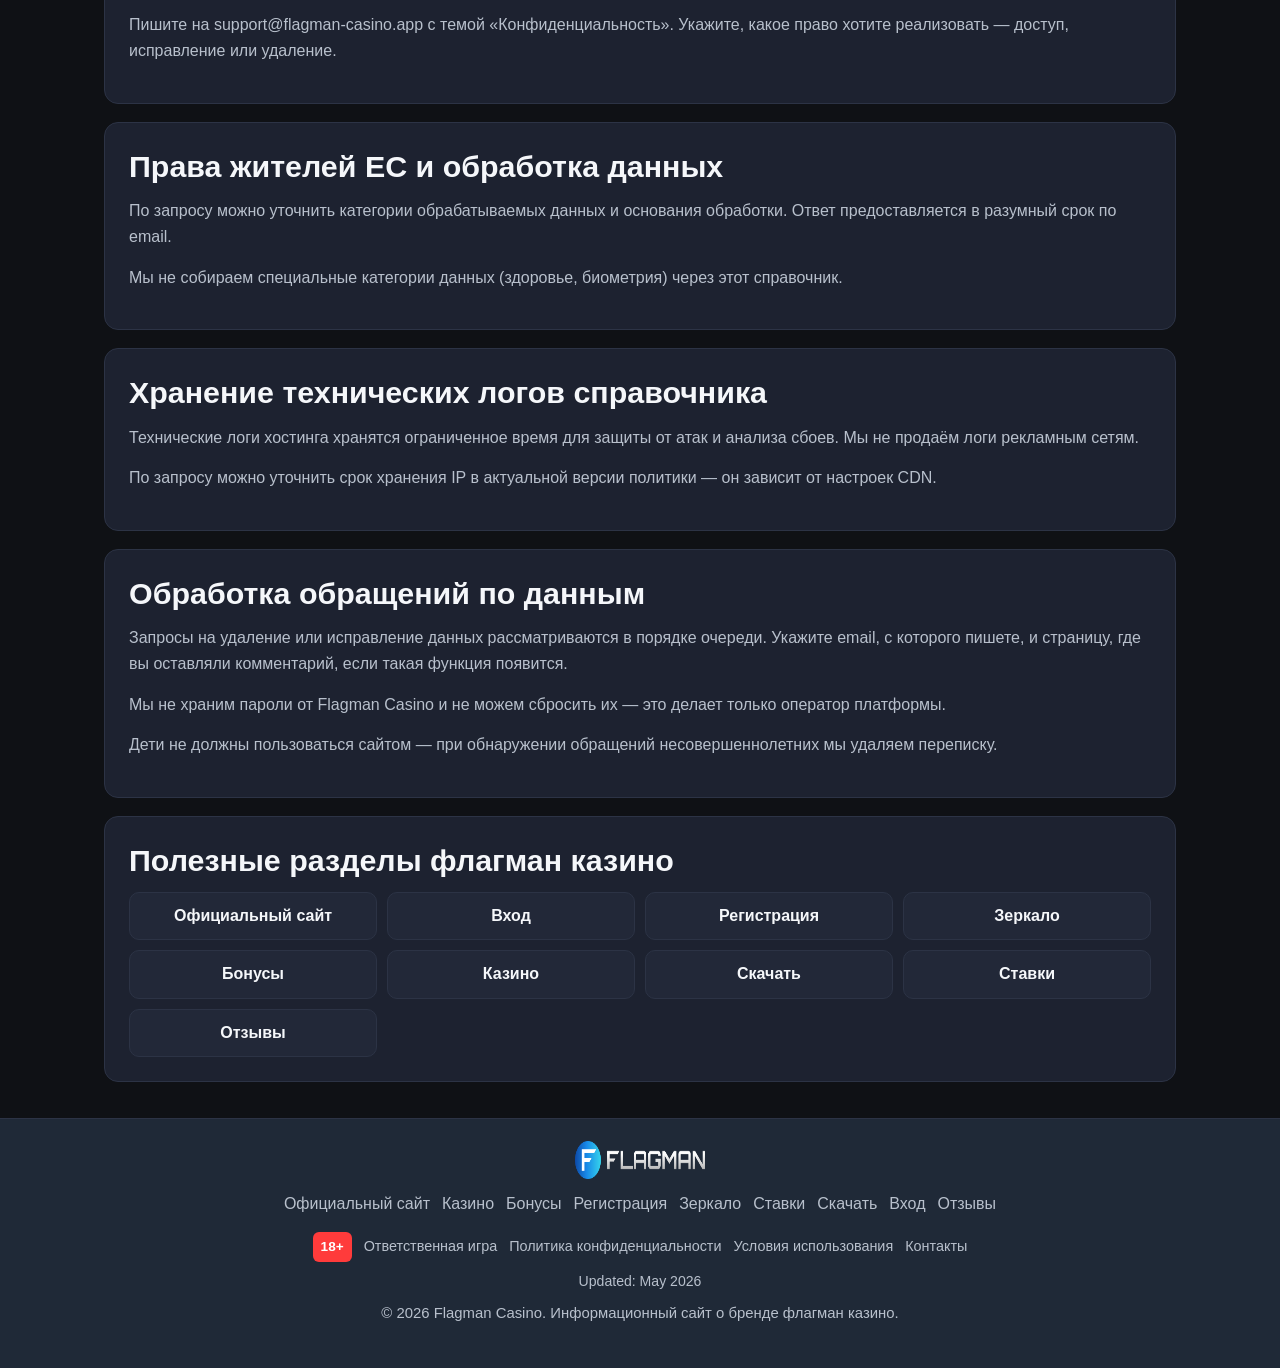
<file: privacy-policy.html>
<!doctype html>
<html lang="ru">
<head>
  <meta charset="UTF-8">
  <meta name="viewport" content="width=device-width, initial-scale=1.0">
  <meta name="robots" content="index, follow, max-image-preview:large">
  <title>Политика конфиденциальности — Flagman Casino</title>
  <meta name="description" content="Политика конфиденциальности информационного сайта о флагман казино: какие данные собираются и как используются.">
  <link rel="canonical" href="https://flagman-casino.vercel.app/privacy-policy/">
  <meta name="theme-color" content="#1f2937">
  
<link rel="icon" href="/favicon.ico?v=2" sizes="any">
<link rel="icon" type="image/png" sizes="32x32" href="/favicon-32x32.png?v=2">
<link rel="icon" type="image/png" sizes="16x16" href="/favicon-16x16.png?v=2">
<link rel="apple-touch-icon" href="/apple-touch-icon.png?v=2">
<link rel="manifest" href="/site.webmanifest">

  
<meta property="og:type" content="website">
<meta property="og:url" content="https://flagman-casino.vercel.app/privacy-policy/">
<meta property="og:title" content="Политика конфиденциальности — Flagman Casino">
<meta property="og:description" content="Политика конфиденциальности информационного сайта о флагман казино: какие данные собираются и как используются.">
<meta property="og:image" content="https://flagman-casino.vercel.app/assets/img/flagman-banner.png">
<meta name="twitter:card" content="summary_large_image">
<meta name="twitter:title" content="Политика конфиденциальности — Flagman Casino">
<meta name="twitter:description" content="Политика конфиденциальности информационного сайта о флагман казино: какие данные собираются и как используются.">
<meta name="twitter:image" content="https://flagman-casino.vercel.app/assets/img/flagman-banner.png">

  <link rel="stylesheet" href="/style.css">
  <script type="application/ld+json">{"@context": "https://schema.org", "@graph": [{"@type": "WebSite", "@id": "https://flagman-casino.vercel.app/#website", "url": "https://flagman-casino.vercel.app/", "name": "Flagman Casino", "inLanguage": "ru-RU"}, {"@type": "Organization", "@id": "https://flagman-casino.vercel.app/#organization", "name": "Flagman Casino", "url": "https://flagman-casino.vercel.app/", "logo": "https://flagman-casino.vercel.app/assets/img/logo.png"}, {"@type": "WebPage", "@id": "https://flagman-casino.vercel.app/privacy-policy/#webpage", "url": "https://flagman-casino.vercel.app/privacy-policy/", "name": "Политика конфиденциальности — Flagman Casino", "description": "Политика конфиденциальности информационного сайта о флагман казино: какие данные собираются и как используются.", "isPartOf": {"@id": "https://flagman-casino.vercel.app/#website"}, "inLanguage": "ru-RU"}, {"@type": "BreadcrumbList", "itemListElement": [{"@type": "ListItem", "position": 1, "name": "Главная", "item": "https://flagman-casino.vercel.app/"}, {"@type": "ListItem", "position": 2, "name": "Политика конфиденциальности", "item": "https://flagman-casino.vercel.app/privacy-policy/"}]}]}</script>
</head>
<body>
<header class="site-header">
  <div class="container header-inner">
    <div class="brand-wrap">
      <a href="/"><img src="/assets/img/logo.png" alt="Flagman Casino логотип" class="logo" width="140" height="40" decoding="async"></a>
      <a class="bonus-btn" href="https://lkga.cc/0b02c9ea" target="_blank" rel="nofollow sponsored noopener">Бонус</a>
    </div>
    <button class="menu-toggle" type="button" data-menu-toggle aria-label="Открыть меню" aria-expanded="false">☰</button>
    <nav class="main-nav" data-main-nav aria-label="Основное меню">
      <ul class="nav-list"><li><a href="/official-site/">Официальный сайт</a></li><li><a href="/casino/">Казино</a></li><li><a href="/bonus/">Бонусы</a></li><li><a href="/registration/">Регистрация</a></li><li><a href="/zerkalo/">Зеркало</a></li><li><a href="/bets/">Ставки</a></li><li><a href="/download/">Скачать</a></li><li><a href="/login/">Вход</a></li><li><a href="/reviews/">Отзывы</a></li></ul>
    </nav>
  </div>
</header>
<main>
  <div class="container">
    <section class="hero">
      <div class="hero-grid">
        <div>
          <h1>Политика конфиденциальности Flagman Casino</h1>
          <p>Эта политика описывает информационный справочник о бренде Flagman Casino, а не личный кабинет оператора игр. Ниже — какие данные могут обрабатываться при посещении страниц сайта.</p>
          <div class="hero-actions">
            <a class="cta-btn" href="/">На главную</a>
          </div>
        </div>
        <a class="banner-link" href="https://lkga.cc/0b02c9ea" target="_blank" rel="nofollow sponsored noopener">
          <img src="/assets/img/flagman-banner.png" alt="Политика конфиденциальности флагман казино" width="520" height="320" loading="eager" fetchpriority="high" decoding="async">
        </a>
      </div>
    </section>
    
    <div class="content-grid">
      <section class="section-card"><h2>Какие данные собирает сайт о флагман казино</h2><p>При посещении сервер может фиксировать IP, тип браузера, время запроса и просмотренные URL — как у большинства статических сайтов на хостинге.</p><p>Мы не запрашиваем паспорт, платёжные карты или пароли от игрового аккаунта на этом домене. Регистрация происходит на стороне платформы после перехода по кнопке.</p></section>
<section class="section-card"><h2>Cookies и аналитика Flagman Casino</h2><p>Могут использоваться технические cookies для работы CDN и кэша. Если подключена аналитика, она помогает понять популярные разделы — без продажи персональных данных третьим лицам.</p><p>Отключить cookies можно в настройках браузера. Часть функций сайта при этом останется доступной.</p></section>
<section class="section-card"><h2>Передача данных третьим лицам</h2><p>Хостинг и CDN обрабатывают технические логи как обработчики. Партнёрские ссылки ведут на внешние сайты с собственными политиками — ознакомьтесь с ними отдельно.</p></section>
<section class="section-card"><h2>Права пользователя</h2><p>Вы можете запросить удаление обращений, отправленных через форму контактов, если такая форма использовалась. По логам хостинга действуют сроки хранения провайдера.</p></section>
<section class="section-card"><h2>Обновления политики Flagman Casino</h2><p>Текст может меняться при смене хостинга или аналитики. Дата актуальности указана в подвале: Updated May 2026.</p><p>Продолжая пользоваться сайтом после правок, вы принимаете обновлённую версию. При несогласии прекратите просмотр страниц.</p></section>
<section class="section-card"><h2>Контакты по вопросам данных флагман казино</h2><p>Пишите на support@flagman-casino.app с темой «Конфиденциальность». Укажите, какое право хотите реализовать — доступ, исправление или удаление.</p></section>
<section class="section-card" id="gdpr"><h2>Права жителей ЕС и обработка данных</h2><p>По запросу можно уточнить категории обрабатываемых данных и основания обработки. Ответ предоставляется в разумный срок по email.</p><p>Мы не собираем специальные категории данных (здоровье, биометрия) через этот справочник.</p></section>
<section class="section-card" id="logs"><h2>Хранение технических логов справочника</h2><p>Технические логи хостинга хранятся ограниченное время для защиты от атак и анализа сбоев. Мы не продаём логи рекламным сетям.</p><p>По запросу можно уточнить срок хранения IP в актуальной версии политики — он зависит от настроек CDN.</p></section>
<section class="section-card" id="data-requests"><h2>Обработка обращений по данным</h2><p>Запросы на удаление или исправление данных рассматриваются в порядке очереди. Укажите email, с которого пишете, и страницу, где вы оставляли комментарий, если такая функция появится.</p><p>Мы не храним пароли от Flagman Casino и не можем сбросить их — это делает только оператор платформы.</p><p>Дети не должны пользоваться сайтом — при обнаружении обращений несовершеннолетних мы удаляем переписку.</p></section>

      
      
      
      <section class="section-card">
  <h2>Полезные разделы флагман казино</h2>
  <div class="links-grid"><a href="/official-site/">Официальный сайт</a><a href="/login/">Вход</a><a href="/registration/">Регистрация</a><a href="/zerkalo/">Зеркало</a><a href="/bonus/">Бонусы</a><a href="/casino/">Казино</a><a href="/download/">Скачать</a><a href="/bets/">Ставки</a><a href="/reviews/">Отзывы</a></div>
</section>
    </div>
  </div>
</main>
<footer class="site-footer">
  <div class="container footer-inner">
    <img src="/assets/img/logo.png" alt="Флагман казино" class="footer-logo" width="130" height="38" loading="lazy" decoding="async">
    <div class="footer-links">
      <a href="/official-site/">Официальный сайт</a>
      <a href="/casino/">Казино</a>
      <a href="/bonus/">Бонусы</a>
      <a href="/registration/">Регистрация</a>
      <a href="/zerkalo/">Зеркало</a>
      <a href="/bets/">Ставки</a>
      <a href="/download/">Скачать</a>
      <a href="/login/">Вход</a>
      <a href="/reviews/">Отзывы</a>
    </div>
    <div class="footer-trust">
      <span class="badge-18">18+</span>
      <a href="/responsible-gaming/">Ответственная игра</a>
      <a href="/privacy-policy/">Политика конфиденциальности</a>
      <a href="/terms/">Условия использования</a>
      <a href="/contacts/">Контакты</a>
    </div>
    <p class="footer-updated">Updated: May 2026</p>
    <p class="copyright">© 2026 Flagman Casino. Информационный сайт о бренде флагман казино.</p>
  </div>
</footer>
<script src="/script.js" defer></script>
</body>
</html>
</file>
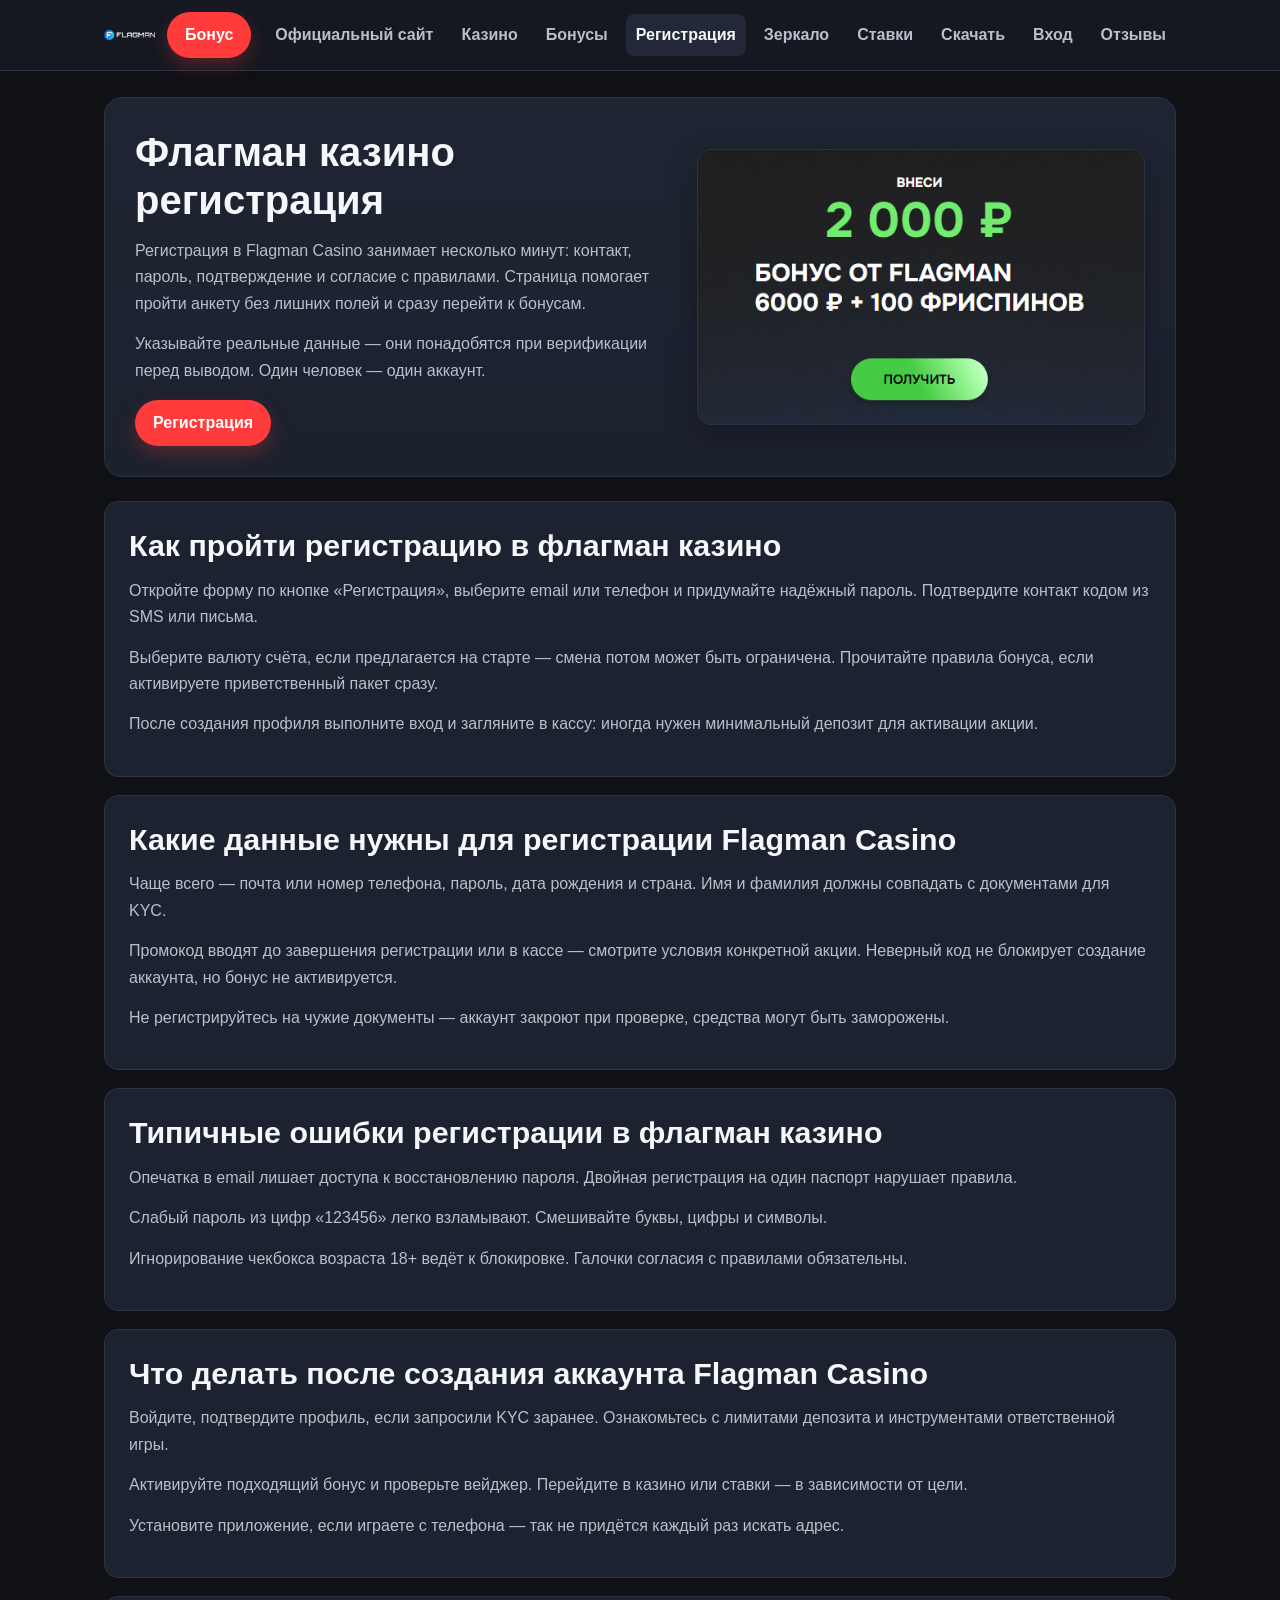
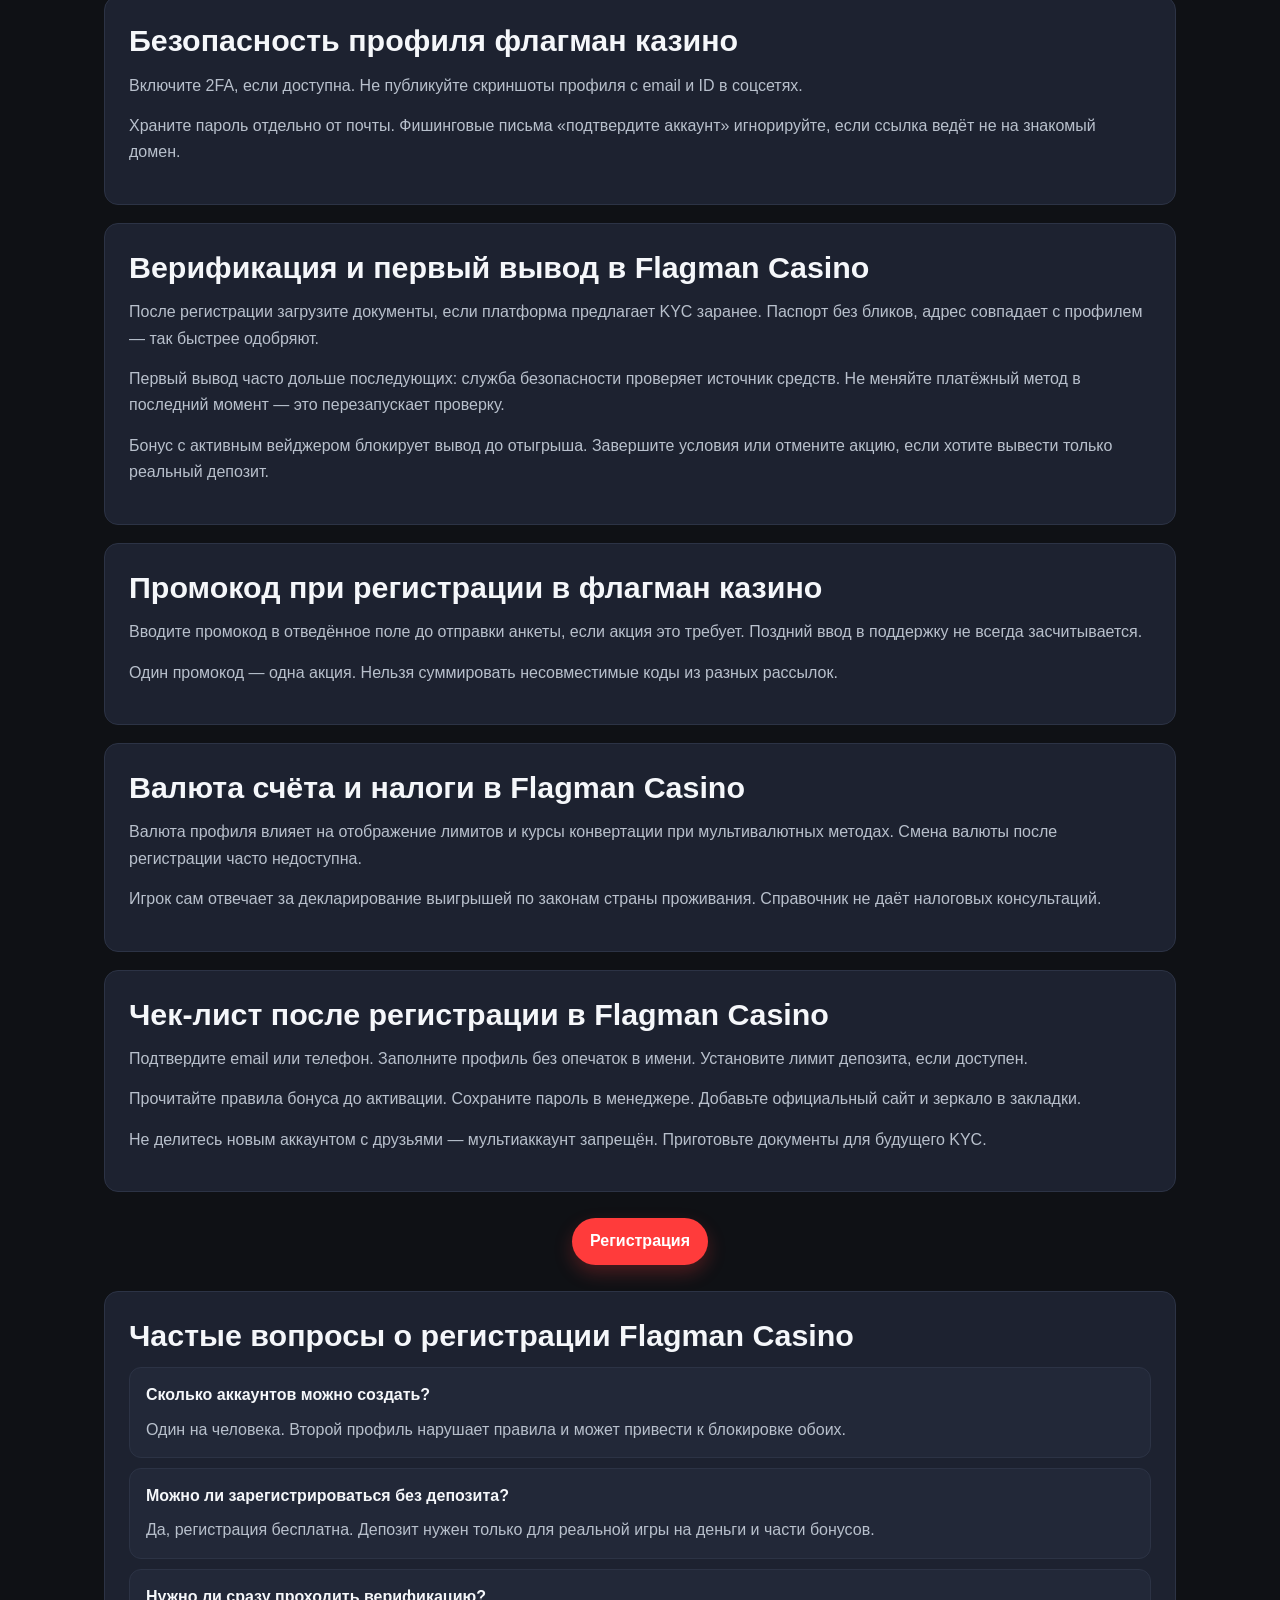
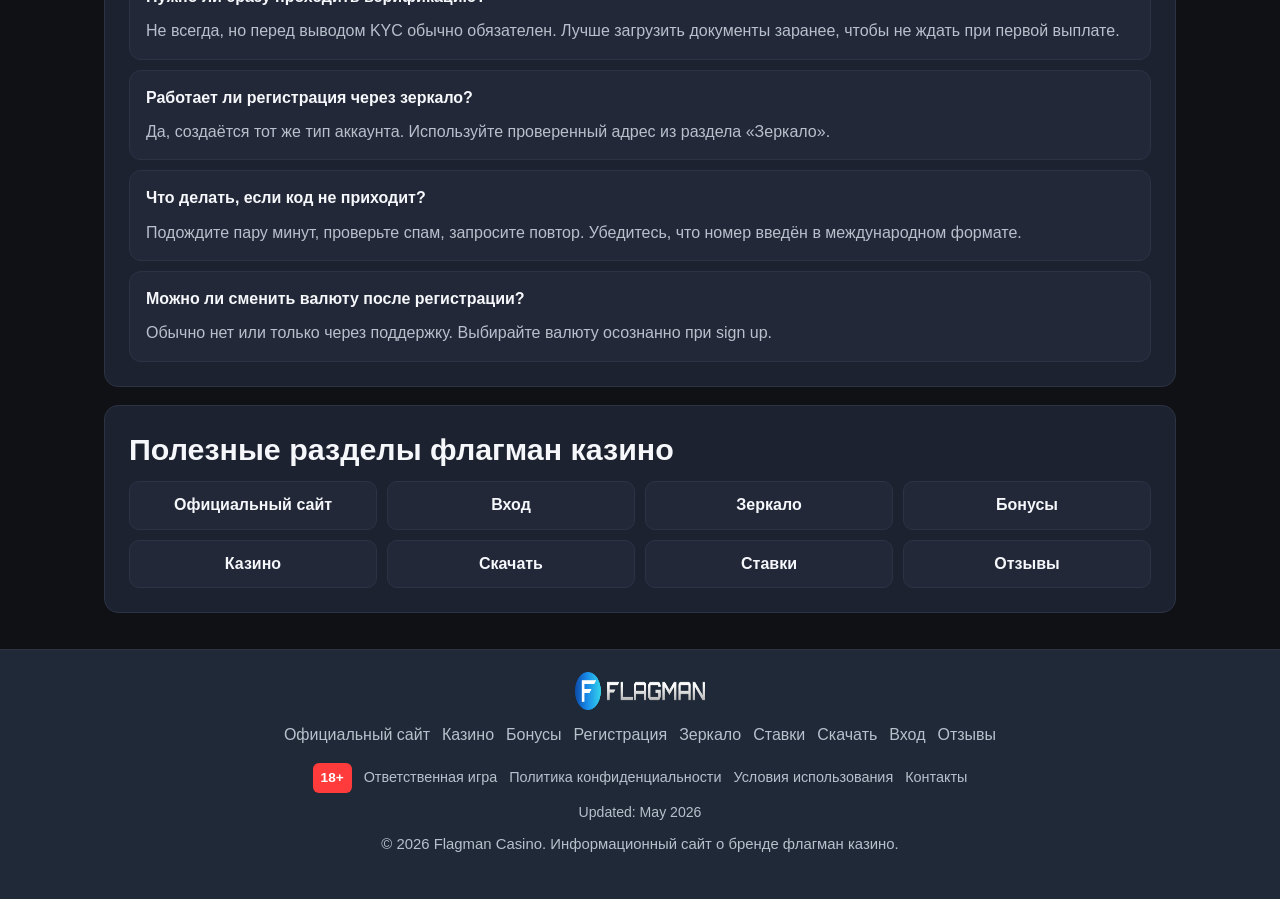
<file: registration.html>
<!doctype html>
<html lang="ru">
<head>
  <meta charset="UTF-8">
  <meta name="viewport" content="width=device-width, initial-scale=1.0">
  <meta name="robots" content="index, follow, max-image-preview:large">
  <title>Флагман казино регистрация — как создать аккаунт</title>
  <meta name="description" content="Регистрация в флагман казино: пошаговое создание аккаунта Flagman Casino, проверка данных и типичные ошибки при sign up.">
  <link rel="canonical" href="https://flagman-casino.vercel.app/registration/">
  <meta name="theme-color" content="#1f2937">
  
<link rel="icon" href="/favicon.ico?v=2" sizes="any">
<link rel="icon" type="image/png" sizes="32x32" href="/favicon-32x32.png?v=2">
<link rel="icon" type="image/png" sizes="16x16" href="/favicon-16x16.png?v=2">
<link rel="apple-touch-icon" href="/apple-touch-icon.png?v=2">
<link rel="manifest" href="/site.webmanifest">

  
<meta property="og:type" content="website">
<meta property="og:url" content="https://flagman-casino.vercel.app/registration/">
<meta property="og:title" content="Флагман казино регистрация — как создать аккаунт">
<meta property="og:description" content="Регистрация в флагман казино: пошаговое создание аккаунта Flagman Casino, проверка данных и типичные ошибки при sign up.">
<meta property="og:image" content="https://flagman-casino.vercel.app/assets/img/flagman-banner.png">
<meta name="twitter:card" content="summary_large_image">
<meta name="twitter:title" content="Флагман казино регистрация — как создать аккаунт">
<meta name="twitter:description" content="Регистрация в флагман казино: пошаговое создание аккаунта Flagman Casino, проверка данных и типичные ошибки при sign up.">
<meta name="twitter:image" content="https://flagman-casino.vercel.app/assets/img/flagman-banner.png">

  <link rel="stylesheet" href="/style.css">
  <script type="application/ld+json">{"@context": "https://schema.org", "@graph": [{"@type": "WebSite", "@id": "https://flagman-casino.vercel.app/#website", "url": "https://flagman-casino.vercel.app/", "name": "Flagman Casino", "inLanguage": "ru-RU"}, {"@type": "Organization", "@id": "https://flagman-casino.vercel.app/#organization", "name": "Flagman Casino", "url": "https://flagman-casino.vercel.app/", "logo": "https://flagman-casino.vercel.app/assets/img/logo.png"}, {"@type": "WebPage", "@id": "https://flagman-casino.vercel.app/registration/#webpage", "url": "https://flagman-casino.vercel.app/registration/", "name": "Флагман казино регистрация — как создать аккаунт", "description": "Регистрация в флагман казино: пошаговое создание аккаунта Flagman Casino, проверка данных и типичные ошибки при sign up.", "isPartOf": {"@id": "https://flagman-casino.vercel.app/#website"}, "inLanguage": "ru-RU"}, {"@type": "BreadcrumbList", "itemListElement": [{"@type": "ListItem", "position": 1, "name": "Главная", "item": "https://flagman-casino.vercel.app/"}, {"@type": "ListItem", "position": 2, "name": "Регистрация", "item": "https://flagman-casino.vercel.app/registration/"}]}, {"@type": "Article", "headline": "Флагман казино регистрация", "description": "Регистрация в флагман казино: пошаговое создание аккаунта Flagman Casino, проверка данных и типичные ошибки при sign up.", "author": {"@type": "Organization", "name": "Flagman Casino"}, "publisher": {"@type": "Organization", "name": "Flagman Casino", "logo": "https://flagman-casino.vercel.app/assets/img/logo.png"}, "datePublished": "2026-05-17", "dateModified": "2026-05-17", "inLanguage": "ru-RU", "mainEntityOfPage": {"@id": "https://flagman-casino.vercel.app/registration/#webpage"}}, {"@type": "FAQPage", "mainEntity": [{"@type": "Question", "name": "Сколько аккаунтов можно создать?", "acceptedAnswer": {"@type": "Answer", "text": "Один на человека. Второй профиль нарушает правила и может привести к блокировке обоих."}}, {"@type": "Question", "name": "Можно ли зарегистрироваться без депозита?", "acceptedAnswer": {"@type": "Answer", "text": "Да, регистрация бесплатна. Депозит нужен только для реальной игры на деньги и части бонусов."}}, {"@type": "Question", "name": "Нужно ли сразу проходить верификацию?", "acceptedAnswer": {"@type": "Answer", "text": "Не всегда, но перед выводом KYC обычно обязателен. Лучше загрузить документы заранее, чтобы не ждать при первой выплате."}}, {"@type": "Question", "name": "Работает ли регистрация через зеркало?", "acceptedAnswer": {"@type": "Answer", "text": "Да, создаётся тот же тип аккаунта. Используйте проверенный адрес из раздела «Зеркало»."}}, {"@type": "Question", "name": "Что делать, если код не приходит?", "acceptedAnswer": {"@type": "Answer", "text": "Подождите пару минут, проверьте спам, запросите повтор. Убедитесь, что номер введён в международном формате."}}, {"@type": "Question", "name": "Можно ли сменить валюту после регистрации?", "acceptedAnswer": {"@type": "Answer", "text": "Обычно нет или только через поддержку. Выбирайте валюту осознанно при sign up."}}]}]}</script>
</head>
<body>
<header class="site-header">
  <div class="container header-inner">
    <div class="brand-wrap">
      <a href="/"><img src="/assets/img/logo.png" alt="Flagman Casino логотип" class="logo" width="140" height="40" decoding="async"></a>
      <a class="bonus-btn" href="https://lkga.cc/0b02c9ea" target="_blank" rel="nofollow sponsored noopener">Бонус</a>
    </div>
    <button class="menu-toggle" type="button" data-menu-toggle aria-label="Открыть меню" aria-expanded="false">☰</button>
    <nav class="main-nav" data-main-nav aria-label="Основное меню">
      <ul class="nav-list"><li><a href="/official-site/">Официальный сайт</a></li><li><a href="/casino/">Казино</a></li><li><a href="/bonus/">Бонусы</a></li><li><a href="/registration/" class="active">Регистрация</a></li><li><a href="/zerkalo/">Зеркало</a></li><li><a href="/bets/">Ставки</a></li><li><a href="/download/">Скачать</a></li><li><a href="/login/">Вход</a></li><li><a href="/reviews/">Отзывы</a></li></ul>
    </nav>
  </div>
</header>
<main>
  <div class="container">
    <section class="hero">
      <div class="hero-grid">
        <div>
          <h1>Флагман казино регистрация</h1>
          <p>Регистрация в Flagman Casino занимает несколько минут: контакт, пароль, подтверждение и согласие с правилами. Страница помогает пройти анкету без лишних полей и сразу перейти к бонусам.</p><p>Указывайте реальные данные — они понадобятся при верификации перед выводом. Один человек — один аккаунт.</p>
          <div class="hero-actions">
            <a class="cta-btn" href="https://lkga.cc/0b02c9ea" target="_blank" rel="nofollow sponsored noopener">Регистрация</a>
          </div>
        </div>
        <a class="banner-link" href="https://lkga.cc/0b02c9ea" target="_blank" rel="nofollow sponsored noopener">
          <img src="/assets/img/flagman-banner.png" alt="Флагман казино регистрация аккаунта" width="520" height="320" loading="eager" fetchpriority="high" decoding="async">
        </a>
      </div>
    </section>
    
    <div class="content-grid">
      <section class="section-card" id="how"><h2>Как пройти регистрацию в флагман казино</h2><p>Откройте форму по кнопке «Регистрация», выберите email или телефон и придумайте надёжный пароль. Подтвердите контакт кодом из SMS или письма.</p><p>Выберите валюту счёта, если предлагается на старте — смена потом может быть ограничена. Прочитайте правила бонуса, если активируете приветственный пакет сразу.</p><p>После создания профиля выполните вход и загляните в кассу: иногда нужен минимальный депозит для активации акции.</p></section>
<section class="section-card" id="fields"><h2>Какие данные нужны для регистрации Flagman Casino</h2><p>Чаще всего — почта или номер телефона, пароль, дата рождения и страна. Имя и фамилия должны совпадать с документами для KYC.</p><p>Промокод вводят до завершения регистрации или в кассе — смотрите условия конкретной акции. Неверный код не блокирует создание аккаунта, но бонус не активируется.</p><p>Не регистрируйтесь на чужие документы — аккаунт закроют при проверке, средства могут быть заморожены.</p></section>
<section class="section-card" id="errors"><h2>Типичные ошибки регистрации в флагман казино</h2><p>Опечатка в email лишает доступа к восстановлению пароля. Двойная регистрация на один паспорт нарушает правила.</p><p>Слабый пароль из цифр «123456» легко взламывают. Смешивайте буквы, цифры и символы.</p><p>Игнорирование чекбокса возраста 18+ ведёт к блокировке. Галочки согласия с правилами обязательны.</p></section>
<section class="section-card" id="after"><h2>Что делать после создания аккаунта Flagman Casino</h2><p>Войдите, подтвердите профиль, если запросили KYC заранее. Ознакомьтесь с лимитами депозита и инструментами ответственной игры.</p><p>Активируйте подходящий бонус и проверьте вейджер. Перейдите в казино или ставки — в зависимости от цели.</p><p>Установите приложение, если играете с телефона — так не придётся каждый раз искать адрес.</p></section>
<section class="section-card" id="profile-safe"><h2>Безопасность профиля флагман казино</h2><p>Включите 2FA, если доступна. Не публикуйте скриншоты профиля с email и ID в соцсетях.</p><p>Храните пароль отдельно от почты. Фишинговые письма «подтвердите аккаунт» игнорируйте, если ссылка ведёт не на знакомый домен.</p></section>
<section class="section-card" id="kyc"><h2>Верификация и первый вывод в Flagman Casino</h2><p>После регистрации загрузите документы, если платформа предлагает KYC заранее. Паспорт без бликов, адрес совпадает с профилем — так быстрее одобряют.</p><p>Первый вывод часто дольше последующих: служба безопасности проверяет источник средств. Не меняйте платёжный метод в последний момент — это перезапускает проверку.</p><p>Бонус с активным вейджером блокирует вывод до отыгрыша. Завершите условия или отмените акцию, если хотите вывести только реальный депозит.</p></section>
<section class="section-card" id="promo-reg"><h2>Промокод при регистрации в флагман казино</h2><p>Вводите промокод в отведённое поле до отправки анкеты, если акция это требует. Поздний ввод в поддержку не всегда засчитывается.</p><p>Один промокод — одна акция. Нельзя суммировать несовместимые коды из разных рассылок.</p></section>
<section class="section-card" id="currency"><h2>Валюта счёта и налоги в Flagman Casino</h2><p>Валюта профиля влияет на отображение лимитов и курсы конвертации при мультивалютных методах. Смена валюты после регистрации часто недоступна.</p><p>Игрок сам отвечает за декларирование выигрышей по законам страны проживания. Справочник не даёт налоговых консультаций.</p></section>
<section class="section-card" id="checklist-reg"><h2>Чек-лист после регистрации в Flagman Casino</h2><p>Подтвердите email или телефон. Заполните профиль без опечаток в имени. Установите лимит депозита, если доступен.</p><p>Прочитайте правила бонуса до активации. Сохраните пароль в менеджере. Добавьте официальный сайт и зеркало в закладки.</p><p>Не делитесь новым аккаунтом с друзьями — мультиаккаунт запрещён. Приготовьте документы для будущего KYC.</p></section>

      
      <p class="cta-mid"><a class="cta-btn" href="https://lkga.cc/0b02c9ea" target="_blank" rel="nofollow sponsored noopener">Регистрация</a></p>
      <section class="section-card" id="faq"><h2>Частые вопросы о регистрации Flagman Casino</h2><div class="faq-item"><h3>Сколько аккаунтов можно создать?</h3><p>Один на человека. Второй профиль нарушает правила и может привести к блокировке обоих.</p></div><div class="faq-item"><h3>Можно ли зарегистрироваться без депозита?</h3><p>Да, регистрация бесплатна. Депозит нужен только для реальной игры на деньги и части бонусов.</p></div><div class="faq-item"><h3>Нужно ли сразу проходить верификацию?</h3><p>Не всегда, но перед выводом KYC обычно обязателен. Лучше загрузить документы заранее, чтобы не ждать при первой выплате.</p></div><div class="faq-item"><h3>Работает ли регистрация через зеркало?</h3><p>Да, создаётся тот же тип аккаунта. Используйте проверенный адрес из раздела «Зеркало».</p></div><div class="faq-item"><h3>Что делать, если код не приходит?</h3><p>Подождите пару минут, проверьте спам, запросите повтор. Убедитесь, что номер введён в международном формате.</p></div><div class="faq-item"><h3>Можно ли сменить валюту после регистрации?</h3><p>Обычно нет или только через поддержку. Выбирайте валюту осознанно при sign up.</p></div></section>
      <section class="section-card">
  <h2>Полезные разделы флагман казино</h2>
  <div class="links-grid"><a href="/official-site/">Официальный сайт</a><a href="/login/">Вход</a><a href="/zerkalo/">Зеркало</a><a href="/bonus/">Бонусы</a><a href="/casino/">Казино</a><a href="/download/">Скачать</a><a href="/bets/">Ставки</a><a href="/reviews/">Отзывы</a></div>
</section>
    </div>
  </div>
</main>
<footer class="site-footer">
  <div class="container footer-inner">
    <img src="/assets/img/logo.png" alt="Флагман казино" class="footer-logo" width="130" height="38" loading="lazy" decoding="async">
    <div class="footer-links">
      <a href="/official-site/">Официальный сайт</a>
      <a href="/casino/">Казино</a>
      <a href="/bonus/">Бонусы</a>
      <a href="/registration/">Регистрация</a>
      <a href="/zerkalo/">Зеркало</a>
      <a href="/bets/">Ставки</a>
      <a href="/download/">Скачать</a>
      <a href="/login/">Вход</a>
      <a href="/reviews/">Отзывы</a>
    </div>
    <div class="footer-trust">
      <span class="badge-18">18+</span>
      <a href="/responsible-gaming/">Ответственная игра</a>
      <a href="/privacy-policy/">Политика конфиденциальности</a>
      <a href="/terms/">Условия использования</a>
      <a href="/contacts/">Контакты</a>
    </div>
    <p class="footer-updated">Updated: May 2026</p>
    <p class="copyright">© 2026 Flagman Casino. Информационный сайт о бренде флагман казино.</p>
  </div>
</footer>
<script src="/script.js" defer></script>
</body>
</html>
</file>
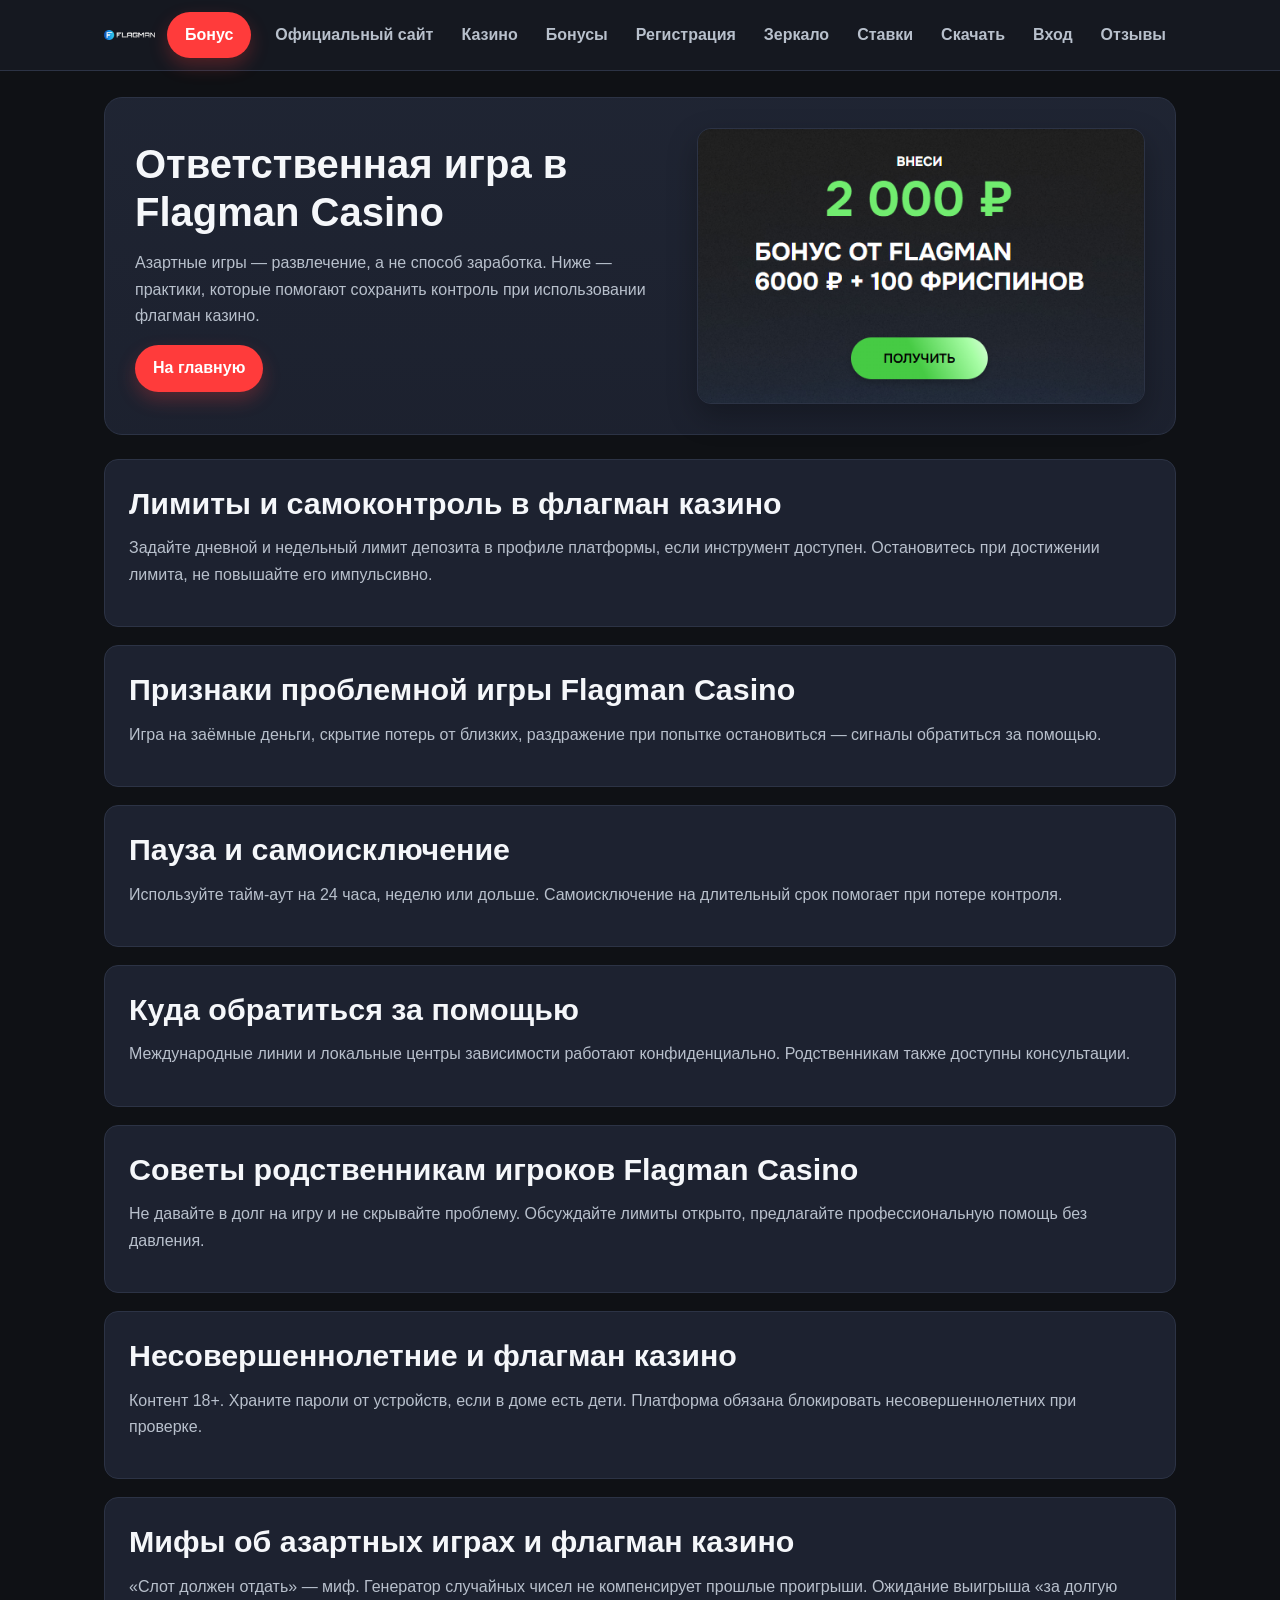
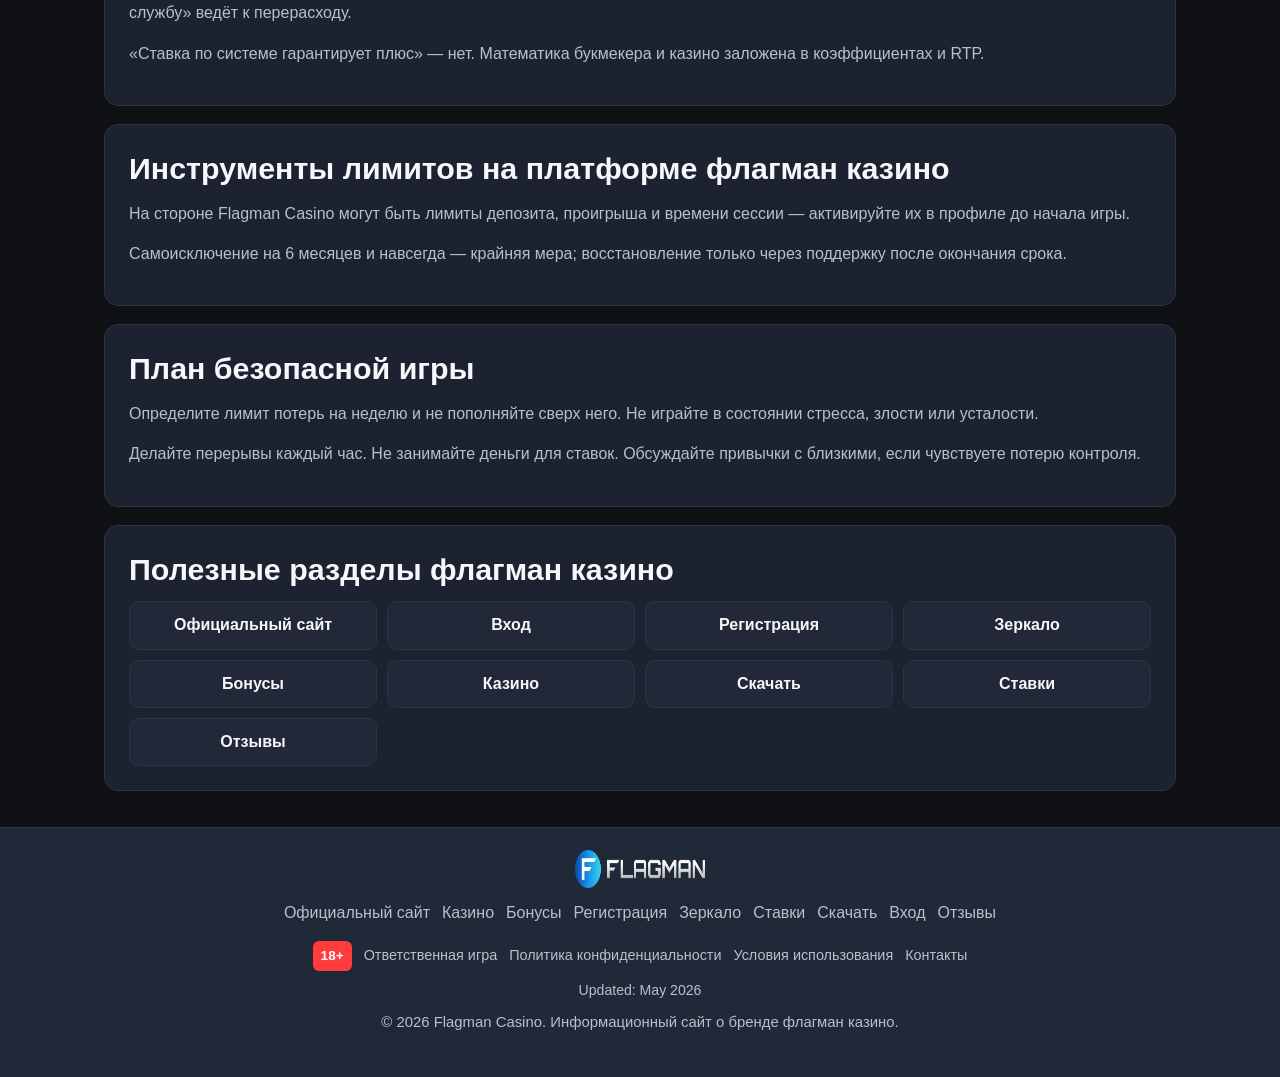
<file: responsible-gaming.html>
<!doctype html>
<html lang="ru">
<head>
  <meta charset="UTF-8">
  <meta name="viewport" content="width=device-width, initial-scale=1.0">
  <meta name="robots" content="index, follow, max-image-preview:large">
  <title>Ответственная игра — Flagman Casino</title>
  <meta name="description" content="Ответственная игра в флагман казино: лимиты, самоисключение и помощь при проблемном поведении.">
  <link rel="canonical" href="https://flagman-casino.vercel.app/responsible-gaming/">
  <meta name="theme-color" content="#1f2937">
  
<link rel="icon" href="/favicon.ico?v=2" sizes="any">
<link rel="icon" type="image/png" sizes="32x32" href="/favicon-32x32.png?v=2">
<link rel="icon" type="image/png" sizes="16x16" href="/favicon-16x16.png?v=2">
<link rel="apple-touch-icon" href="/apple-touch-icon.png?v=2">
<link rel="manifest" href="/site.webmanifest">

  
<meta property="og:type" content="website">
<meta property="og:url" content="https://flagman-casino.vercel.app/responsible-gaming/">
<meta property="og:title" content="Ответственная игра — Flagman Casino">
<meta property="og:description" content="Ответственная игра в флагман казино: лимиты, самоисключение и помощь при проблемном поведении.">
<meta property="og:image" content="https://flagman-casino.vercel.app/assets/img/flagman-banner.png">
<meta name="twitter:card" content="summary_large_image">
<meta name="twitter:title" content="Ответственная игра — Flagman Casino">
<meta name="twitter:description" content="Ответственная игра в флагман казино: лимиты, самоисключение и помощь при проблемном поведении.">
<meta name="twitter:image" content="https://flagman-casino.vercel.app/assets/img/flagman-banner.png">

  <link rel="stylesheet" href="/style.css">
  <script type="application/ld+json">{"@context": "https://schema.org", "@graph": [{"@type": "WebSite", "@id": "https://flagman-casino.vercel.app/#website", "url": "https://flagman-casino.vercel.app/", "name": "Flagman Casino", "inLanguage": "ru-RU"}, {"@type": "Organization", "@id": "https://flagman-casino.vercel.app/#organization", "name": "Flagman Casino", "url": "https://flagman-casino.vercel.app/", "logo": "https://flagman-casino.vercel.app/assets/img/logo.png"}, {"@type": "WebPage", "@id": "https://flagman-casino.vercel.app/responsible-gaming/#webpage", "url": "https://flagman-casino.vercel.app/responsible-gaming/", "name": "Ответственная игра — Flagman Casino", "description": "Ответственная игра в флагман казино: лимиты, самоисключение и помощь при проблемном поведении.", "isPartOf": {"@id": "https://flagman-casino.vercel.app/#website"}, "inLanguage": "ru-RU"}, {"@type": "BreadcrumbList", "itemListElement": [{"@type": "ListItem", "position": 1, "name": "Главная", "item": "https://flagman-casino.vercel.app/"}, {"@type": "ListItem", "position": 2, "name": "Ответственная игра", "item": "https://flagman-casino.vercel.app/responsible-gaming/"}]}]}</script>
</head>
<body>
<header class="site-header">
  <div class="container header-inner">
    <div class="brand-wrap">
      <a href="/"><img src="/assets/img/logo.png" alt="Flagman Casino логотип" class="logo" width="140" height="40" decoding="async"></a>
      <a class="bonus-btn" href="https://lkga.cc/0b02c9ea" target="_blank" rel="nofollow sponsored noopener">Бонус</a>
    </div>
    <button class="menu-toggle" type="button" data-menu-toggle aria-label="Открыть меню" aria-expanded="false">☰</button>
    <nav class="main-nav" data-main-nav aria-label="Основное меню">
      <ul class="nav-list"><li><a href="/official-site/">Официальный сайт</a></li><li><a href="/casino/">Казино</a></li><li><a href="/bonus/">Бонусы</a></li><li><a href="/registration/">Регистрация</a></li><li><a href="/zerkalo/">Зеркало</a></li><li><a href="/bets/">Ставки</a></li><li><a href="/download/">Скачать</a></li><li><a href="/login/">Вход</a></li><li><a href="/reviews/">Отзывы</a></li></ul>
    </nav>
  </div>
</header>
<main>
  <div class="container">
    <section class="hero">
      <div class="hero-grid">
        <div>
          <h1>Ответственная игра в Flagman Casino</h1>
          <p>Азартные игры — развлечение, а не способ заработка. Ниже — практики, которые помогают сохранить контроль при использовании флагман казино.</p>
          <div class="hero-actions">
            <a class="cta-btn" href="/">На главную</a>
          </div>
        </div>
        <a class="banner-link" href="https://lkga.cc/0b02c9ea" target="_blank" rel="nofollow sponsored noopener">
          <img src="/assets/img/flagman-banner.png" alt="Ответственная игра флагман казино" width="520" height="320" loading="eager" fetchpriority="high" decoding="async">
        </a>
      </div>
    </section>
    
    <div class="content-grid">
      <section class="section-card"><h2>Лимиты и самоконтроль в флагман казино</h2><p>Задайте дневной и недельный лимит депозита в профиле платформы, если инструмент доступен. Остановитесь при достижении лимита, не повышайте его импульсивно.</p></section>
<section class="section-card"><h2>Признаки проблемной игры Flagman Casino</h2><p>Игра на заёмные деньги, скрытие потерь от близких, раздражение при попытке остановиться — сигналы обратиться за помощью.</p></section>
<section class="section-card"><h2>Пауза и самоисключение</h2><p>Используйте тайм-аут на 24 часа, неделю или дольше. Самоисключение на длительный срок помогает при потере контроля.</p></section>
<section class="section-card"><h2>Куда обратиться за помощью</h2><p>Международные линии и локальные центры зависимости работают конфиденциально. Родственникам также доступны консультации.</p></section>
<section class="section-card"><h2>Советы родственникам игроков Flagman Casino</h2><p>Не давайте в долг на игру и не скрывайте проблему. Обсуждайте лимиты открыто, предлагайте профессиональную помощь без давления.</p></section>
<section class="section-card"><h2>Несовершеннолетние и флагман казино</h2><p>Контент 18+. Храните пароли от устройств, если в доме есть дети. Платформа обязана блокировать несовершеннолетних при проверке.</p></section>
<section class="section-card" id="myths"><h2>Мифы об азартных играх и флагман казино</h2><p>«Слот должен отдать» — миф. Генератор случайных чисел не компенсирует прошлые проигрыши. Ожидание выигрыша «за долгую службу» ведёт к перерасходу.</p><p>«Ставка по системе гарантирует плюс» — нет. Математика букмекера и казино заложена в коэффициентах и RTP.</p></section>
<section class="section-card" id="limits"><h2>Инструменты лимитов на платформе флагман казино</h2><p>На стороне Flagman Casino могут быть лимиты депозита, проигрыша и времени сессии — активируйте их в профиле до начала игры.</p><p>Самоисключение на 6 месяцев и навсегда — крайняя мера; восстановление только через поддержку после окончания срока.</p></section>
<section class="section-card" id="safe-plan"><h2>План безопасной игры</h2><p>Определите лимит потерь на неделю и не пополняйте сверх него. Не играйте в состоянии стресса, злости или усталости.</p><p>Делайте перерывы каждый час. Не занимайте деньги для ставок. Обсуждайте привычки с близкими, если чувствуете потерю контроля.</p></section>

      
      
      
      <section class="section-card">
  <h2>Полезные разделы флагман казино</h2>
  <div class="links-grid"><a href="/official-site/">Официальный сайт</a><a href="/login/">Вход</a><a href="/registration/">Регистрация</a><a href="/zerkalo/">Зеркало</a><a href="/bonus/">Бонусы</a><a href="/casino/">Казино</a><a href="/download/">Скачать</a><a href="/bets/">Ставки</a><a href="/reviews/">Отзывы</a></div>
</section>
    </div>
  </div>
</main>
<footer class="site-footer">
  <div class="container footer-inner">
    <img src="/assets/img/logo.png" alt="Флагман казино" class="footer-logo" width="130" height="38" loading="lazy" decoding="async">
    <div class="footer-links">
      <a href="/official-site/">Официальный сайт</a>
      <a href="/casino/">Казино</a>
      <a href="/bonus/">Бонусы</a>
      <a href="/registration/">Регистрация</a>
      <a href="/zerkalo/">Зеркало</a>
      <a href="/bets/">Ставки</a>
      <a href="/download/">Скачать</a>
      <a href="/login/">Вход</a>
      <a href="/reviews/">Отзывы</a>
    </div>
    <div class="footer-trust">
      <span class="badge-18">18+</span>
      <a href="/responsible-gaming/">Ответственная игра</a>
      <a href="/privacy-policy/">Политика конфиденциальности</a>
      <a href="/terms/">Условия использования</a>
      <a href="/contacts/">Контакты</a>
    </div>
    <p class="footer-updated">Updated: May 2026</p>
    <p class="copyright">© 2026 Flagman Casino. Информационный сайт о бренде флагман казино.</p>
  </div>
</footer>
<script src="/script.js" defer></script>
</body>
</html>
</file>
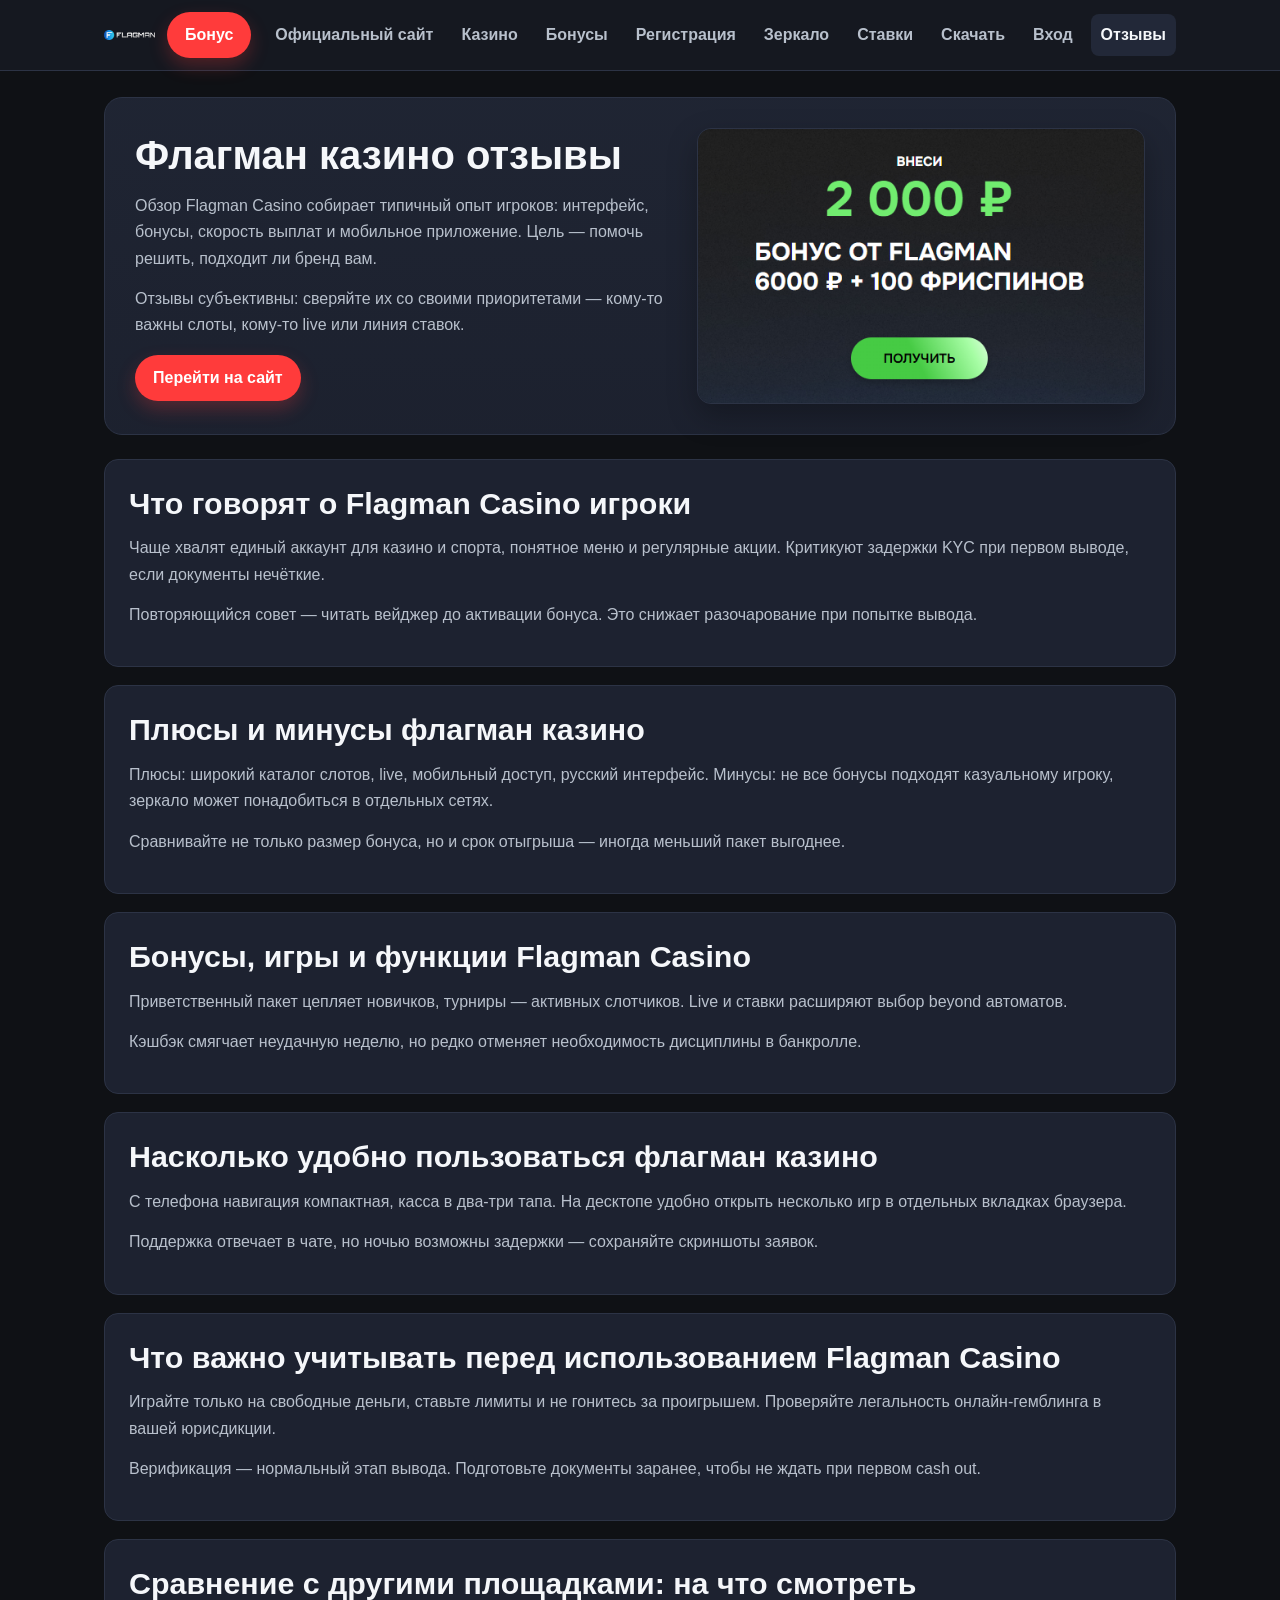
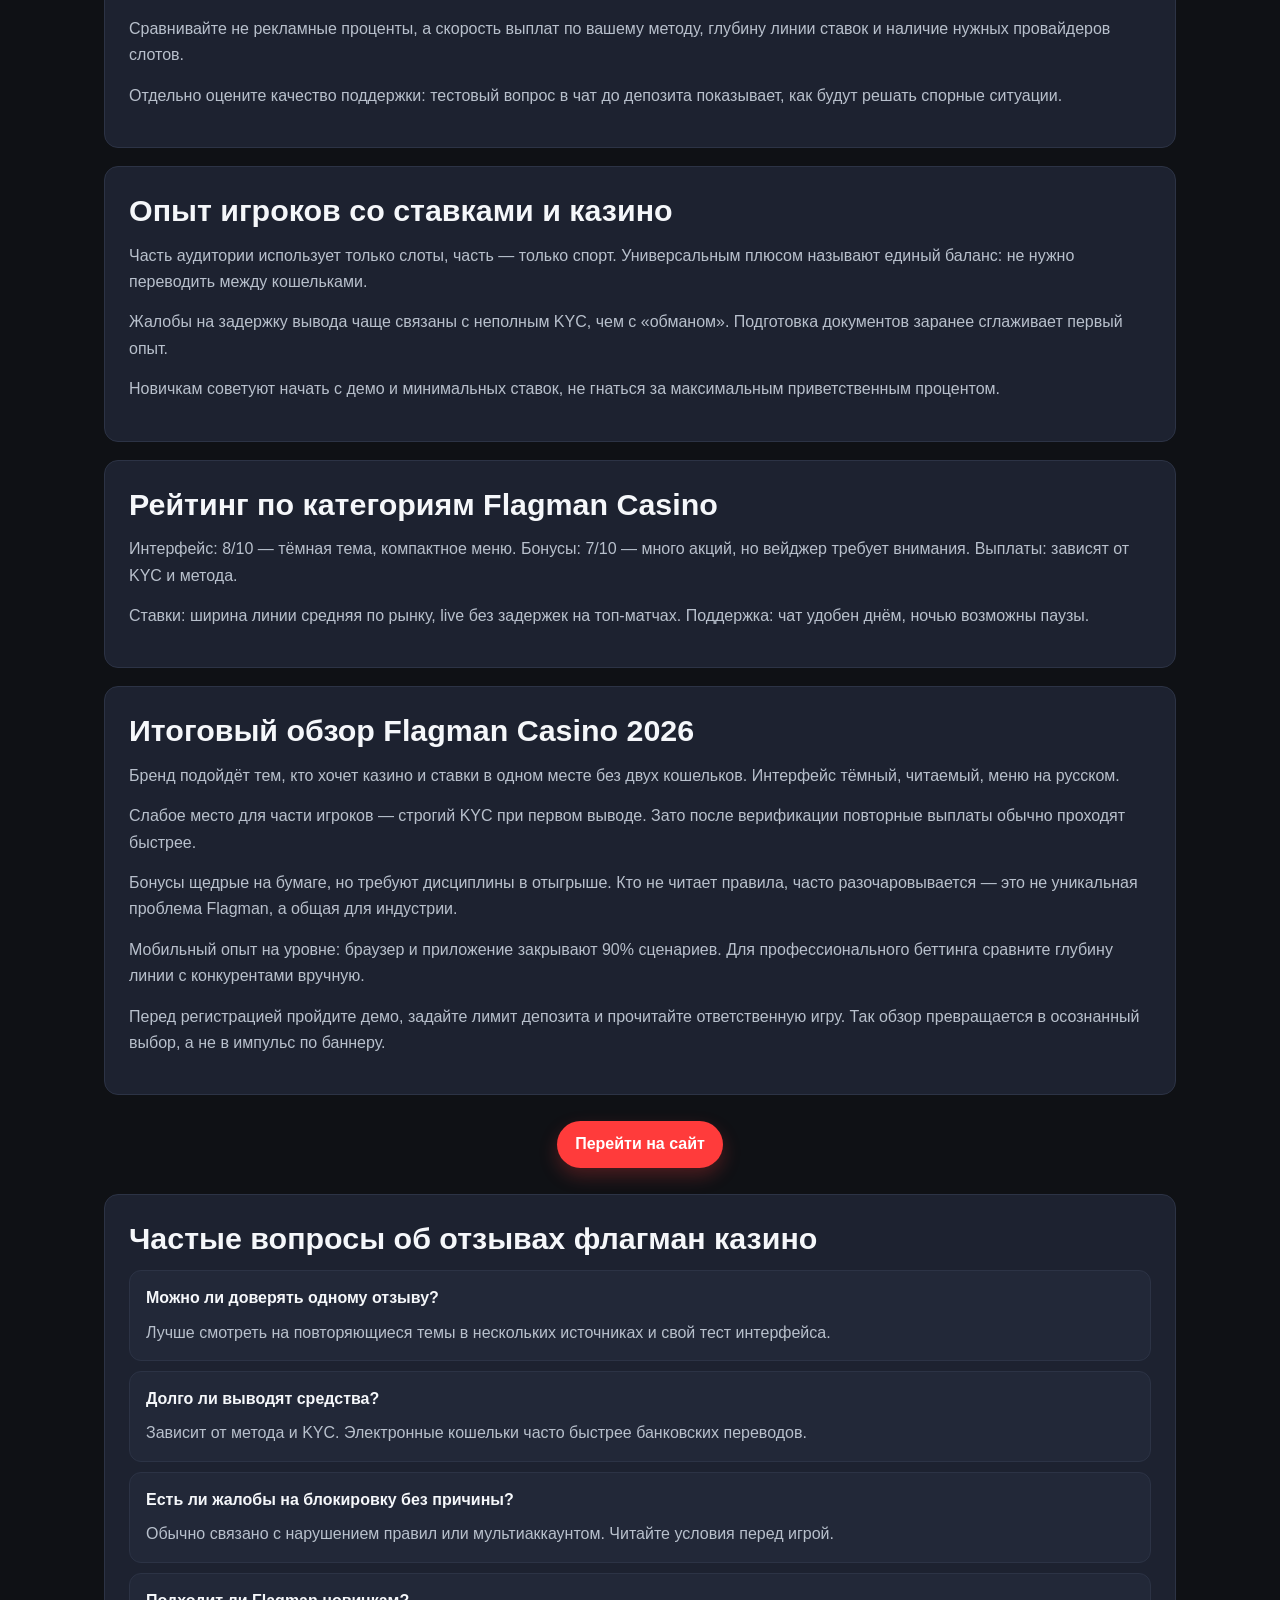
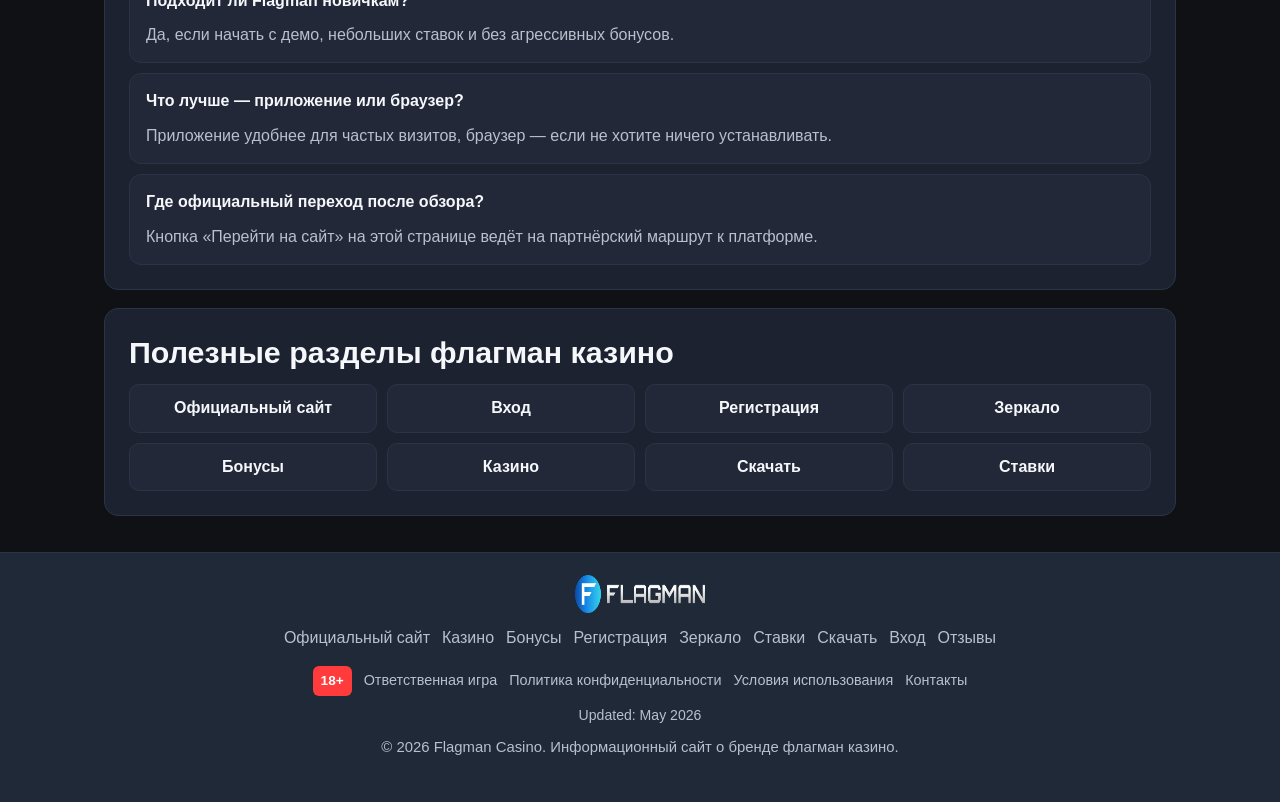
<file: reviews.html>
<!doctype html>
<html lang="ru">
<head>
  <meta charset="UTF-8">
  <meta name="viewport" content="width=device-width, initial-scale=1.0">
  <meta name="robots" content="index, follow, max-image-preview:large">
  <title>Флагман казино отзывы — обзор, плюсы и минусы</title>
  <meta name="description" content="Отзывы о флагман казино: обзор Flagman Casino, плюсы и минусы, опыт игроков и на что смотреть перед регистрацией.">
  <link rel="canonical" href="https://flagman-casino.vercel.app/reviews/">
  <meta name="theme-color" content="#1f2937">
  
<link rel="icon" href="/favicon.ico?v=2" sizes="any">
<link rel="icon" type="image/png" sizes="32x32" href="/favicon-32x32.png?v=2">
<link rel="icon" type="image/png" sizes="16x16" href="/favicon-16x16.png?v=2">
<link rel="apple-touch-icon" href="/apple-touch-icon.png?v=2">
<link rel="manifest" href="/site.webmanifest">

  
<meta property="og:type" content="website">
<meta property="og:url" content="https://flagman-casino.vercel.app/reviews/">
<meta property="og:title" content="Флагман казино отзывы — обзор, плюсы и минусы">
<meta property="og:description" content="Отзывы о флагман казино: обзор Flagman Casino, плюсы и минусы, опыт игроков и на что смотреть перед регистрацией.">
<meta property="og:image" content="https://flagman-casino.vercel.app/assets/img/flagman-banner.png">
<meta name="twitter:card" content="summary_large_image">
<meta name="twitter:title" content="Флагман казино отзывы — обзор, плюсы и минусы">
<meta name="twitter:description" content="Отзывы о флагман казино: обзор Flagman Casino, плюсы и минусы, опыт игроков и на что смотреть перед регистрацией.">
<meta name="twitter:image" content="https://flagman-casino.vercel.app/assets/img/flagman-banner.png">

  <link rel="stylesheet" href="/style.css">
  <script type="application/ld+json">{"@context": "https://schema.org", "@graph": [{"@type": "WebSite", "@id": "https://flagman-casino.vercel.app/#website", "url": "https://flagman-casino.vercel.app/", "name": "Flagman Casino", "inLanguage": "ru-RU"}, {"@type": "Organization", "@id": "https://flagman-casino.vercel.app/#organization", "name": "Flagman Casino", "url": "https://flagman-casino.vercel.app/", "logo": "https://flagman-casino.vercel.app/assets/img/logo.png"}, {"@type": "WebPage", "@id": "https://flagman-casino.vercel.app/reviews/#webpage", "url": "https://flagman-casino.vercel.app/reviews/", "name": "Флагман казино отзывы — обзор, плюсы и минусы", "description": "Отзывы о флагман казино: обзор Flagman Casino, плюсы и минусы, опыт игроков и на что смотреть перед регистрацией.", "isPartOf": {"@id": "https://flagman-casino.vercel.app/#website"}, "inLanguage": "ru-RU"}, {"@type": "BreadcrumbList", "itemListElement": [{"@type": "ListItem", "position": 1, "name": "Главная", "item": "https://flagman-casino.vercel.app/"}, {"@type": "ListItem", "position": 2, "name": "Отзывы", "item": "https://flagman-casino.vercel.app/reviews/"}]}, {"@type": "Article", "headline": "Флагман казино отзывы", "description": "Отзывы о флагман казино: обзор Flagman Casino, плюсы и минусы, опыт игроков и на что смотреть перед регистрацией.", "author": {"@type": "Organization", "name": "Flagman Casino"}, "publisher": {"@type": "Organization", "name": "Flagman Casino", "logo": "https://flagman-casino.vercel.app/assets/img/logo.png"}, "datePublished": "2026-05-17", "dateModified": "2026-05-17", "inLanguage": "ru-RU", "mainEntityOfPage": {"@id": "https://flagman-casino.vercel.app/reviews/#webpage"}}, {"@type": "FAQPage", "mainEntity": [{"@type": "Question", "name": "Можно ли доверять одному отзыву?", "acceptedAnswer": {"@type": "Answer", "text": "Лучше смотреть на повторяющиеся темы в нескольких источниках и свой тест интерфейса."}}, {"@type": "Question", "name": "Долго ли выводят средства?", "acceptedAnswer": {"@type": "Answer", "text": "Зависит от метода и KYC. Электронные кошельки часто быстрее банковских переводов."}}, {"@type": "Question", "name": "Есть ли жалобы на блокировку без причины?", "acceptedAnswer": {"@type": "Answer", "text": "Обычно связано с нарушением правил или мультиаккаунтом. Читайте условия перед игрой."}}, {"@type": "Question", "name": "Подходит ли Flagman новичкам?", "acceptedAnswer": {"@type": "Answer", "text": "Да, если начать с демо, небольших ставок и без агрессивных бонусов."}}, {"@type": "Question", "name": "Что лучше — приложение или браузер?", "acceptedAnswer": {"@type": "Answer", "text": "Приложение удобнее для частых визитов, браузер — если не хотите ничего устанавливать."}}, {"@type": "Question", "name": "Где официальный переход после обзора?", "acceptedAnswer": {"@type": "Answer", "text": "Кнопка «Перейти на сайт» на этой странице ведёт на партнёрский маршрут к платформе."}}]}]}</script>
</head>
<body>
<header class="site-header">
  <div class="container header-inner">
    <div class="brand-wrap">
      <a href="/"><img src="/assets/img/logo.png" alt="Flagman Casino логотип" class="logo" width="140" height="40" decoding="async"></a>
      <a class="bonus-btn" href="https://lkga.cc/0b02c9ea" target="_blank" rel="nofollow sponsored noopener">Бонус</a>
    </div>
    <button class="menu-toggle" type="button" data-menu-toggle aria-label="Открыть меню" aria-expanded="false">☰</button>
    <nav class="main-nav" data-main-nav aria-label="Основное меню">
      <ul class="nav-list"><li><a href="/official-site/">Официальный сайт</a></li><li><a href="/casino/">Казино</a></li><li><a href="/bonus/">Бонусы</a></li><li><a href="/registration/">Регистрация</a></li><li><a href="/zerkalo/">Зеркало</a></li><li><a href="/bets/">Ставки</a></li><li><a href="/download/">Скачать</a></li><li><a href="/login/">Вход</a></li><li><a href="/reviews/" class="active">Отзывы</a></li></ul>
    </nav>
  </div>
</header>
<main>
  <div class="container">
    <section class="hero">
      <div class="hero-grid">
        <div>
          <h1>Флагман казино отзывы</h1>
          <p>Обзор Flagman Casino собирает типичный опыт игроков: интерфейс, бонусы, скорость выплат и мобильное приложение. Цель — помочь решить, подходит ли бренд вам.</p><p>Отзывы субъективны: сверяйте их со своими приоритетами — кому-то важны слоты, кому-то live или линия ставок.</p>
          <div class="hero-actions">
            <a class="cta-btn" href="https://lkga.cc/0b02c9ea" target="_blank" rel="nofollow sponsored noopener">Перейти на сайт</a>
          </div>
        </div>
        <a class="banner-link" href="https://lkga.cc/0b02c9ea" target="_blank" rel="nofollow sponsored noopener">
          <img src="/assets/img/flagman-banner.png" alt="Флагман казино отзывы и обзор" width="520" height="320" loading="eager" fetchpriority="high" decoding="async">
        </a>
      </div>
    </section>
    
    <div class="content-grid">
      <section class="section-card" id="say"><h2>Что говорят о Flagman Casino игроки</h2><p>Чаще хвалят единый аккаунт для казино и спорта, понятное меню и регулярные акции. Критикуют задержки KYC при первом выводе, если документы нечёткие.</p><p>Повторяющийся совет — читать вейджер до активации бонуса. Это снижает разочарование при попытке вывода.</p></section>
<section class="section-card" id="pros"><h2>Плюсы и минусы флагман казино</h2><p>Плюсы: широкий каталог слотов, live, мобильный доступ, русский интерфейс. Минусы: не все бонусы подходят казуальному игроку, зеркало может понадобиться в отдельных сетях.</p><p>Сравнивайте не только размер бонуса, но и срок отыгрыша — иногда меньший пакет выгоднее.</p></section>
<section class="section-card" id="features-rev"><h2>Бонусы, игры и функции Flagman Casino</h2><p>Приветственный пакет цепляет новичков, турниры — активных слотчиков. Live и ставки расширяют выбор beyond автоматов.</p><p>Кэшбэк смягчает неудачную неделю, но редко отменяет необходимость дисциплины в банкролле.</p></section>
<section class="section-card" id="ux"><h2>Насколько удобно пользоваться флагман казино</h2><p>С телефона навигация компактная, касса в два-три тапа. На десктопе удобно открыть несколько игр в отдельных вкладках браузера.</p><p>Поддержка отвечает в чате, но ночью возможны задержки — сохраняйте скриншоты заявок.</p></section>
<section class="section-card" id="before"><h2>Что важно учитывать перед использованием Flagman Casino</h2><p>Играйте только на свободные деньги, ставьте лимиты и не гонитесь за проигрышем. Проверяйте легальность онлайн-гемблинга в вашей юрисдикции.</p><p>Верификация — нормальный этап вывода. Подготовьте документы заранее, чтобы не ждать при первом cash out.</p></section>
<section class="section-card" id="compare-rev"><h2>Сравнение с другими площадками: на что смотреть</h2><p>Сравнивайте не рекламные проценты, а скорость выплат по вашему методу, глубину линии ставок и наличие нужных провайдеров слотов.</p><p>Отдельно оцените качество поддержки: тестовый вопрос в чат до депозита показывает, как будут решать спорные ситуации.</p></section>
<section class="section-card" id="experience"><h2>Опыт игроков со ставками и казино</h2><p>Часть аудитории использует только слоты, часть — только спорт. Универсальным плюсом называют единый баланс: не нужно переводить между кошельками.</p><p>Жалобы на задержку вывода чаще связаны с неполным KYC, чем с «обманом». Подготовка документов заранее сглаживает первый опыт.</p><p>Новичкам советуют начать с демо и минимальных ставок, не гнаться за максимальным приветственным процентом.</p></section>
<section class="section-card" id="rating"><h2>Рейтинг по категориям Flagman Casino</h2><p>Интерфейс: 8/10 — тёмная тема, компактное меню. Бонусы: 7/10 — много акций, но вейджер требует внимания. Выплаты: зависят от KYC и метода.</p><p>Ставки: ширина линии средняя по рынку, live без задержек на топ-матчах. Поддержка: чат удобен днём, ночью возможны паузы.</p></section>
<section class="section-card" id="summary-2026"><h2>Итоговый обзор Flagman Casino 2026</h2><p>Бренд подойдёт тем, кто хочет казино и ставки в одном месте без двух кошельков. Интерфейс тёмный, читаемый, меню на русском.</p><p>Слабое место для части игроков — строгий KYC при первом выводе. Зато после верификации повторные выплаты обычно проходят быстрее.</p><p>Бонусы щедрые на бумаге, но требуют дисциплины в отыгрыше. Кто не читает правила, часто разочаровывается — это не уникальная проблема Flagman, а общая для индустрии.</p><p>Мобильный опыт на уровне: браузер и приложение закрывают 90% сценариев. Для профессионального беттинга сравните глубину линии с конкурентами вручную.</p><p>Перед регистрацией пройдите демо, задайте лимит депозита и прочитайте ответственную игру. Так обзор превращается в осознанный выбор, а не в импульс по баннеру.</p></section>

      
      <p class="cta-mid"><a class="cta-btn" href="https://lkga.cc/0b02c9ea" target="_blank" rel="nofollow sponsored noopener">Перейти на сайт</a></p>
      <section class="section-card" id="faq"><h2>Частые вопросы об отзывах флагман казино</h2><div class="faq-item"><h3>Можно ли доверять одному отзыву?</h3><p>Лучше смотреть на повторяющиеся темы в нескольких источниках и свой тест интерфейса.</p></div><div class="faq-item"><h3>Долго ли выводят средства?</h3><p>Зависит от метода и KYC. Электронные кошельки часто быстрее банковских переводов.</p></div><div class="faq-item"><h3>Есть ли жалобы на блокировку без причины?</h3><p>Обычно связано с нарушением правил или мультиаккаунтом. Читайте условия перед игрой.</p></div><div class="faq-item"><h3>Подходит ли Flagman новичкам?</h3><p>Да, если начать с демо, небольших ставок и без агрессивных бонусов.</p></div><div class="faq-item"><h3>Что лучше — приложение или браузер?</h3><p>Приложение удобнее для частых визитов, браузер — если не хотите ничего устанавливать.</p></div><div class="faq-item"><h3>Где официальный переход после обзора?</h3><p>Кнопка «Перейти на сайт» на этой странице ведёт на партнёрский маршрут к платформе.</p></div></section>
      <section class="section-card">
  <h2>Полезные разделы флагман казино</h2>
  <div class="links-grid"><a href="/official-site/">Официальный сайт</a><a href="/login/">Вход</a><a href="/registration/">Регистрация</a><a href="/zerkalo/">Зеркало</a><a href="/bonus/">Бонусы</a><a href="/casino/">Казино</a><a href="/download/">Скачать</a><a href="/bets/">Ставки</a></div>
</section>
    </div>
  </div>
</main>
<footer class="site-footer">
  <div class="container footer-inner">
    <img src="/assets/img/logo.png" alt="Флагман казино" class="footer-logo" width="130" height="38" loading="lazy" decoding="async">
    <div class="footer-links">
      <a href="/official-site/">Официальный сайт</a>
      <a href="/casino/">Казино</a>
      <a href="/bonus/">Бонусы</a>
      <a href="/registration/">Регистрация</a>
      <a href="/zerkalo/">Зеркало</a>
      <a href="/bets/">Ставки</a>
      <a href="/download/">Скачать</a>
      <a href="/login/">Вход</a>
      <a href="/reviews/">Отзывы</a>
    </div>
    <div class="footer-trust">
      <span class="badge-18">18+</span>
      <a href="/responsible-gaming/">Ответственная игра</a>
      <a href="/privacy-policy/">Политика конфиденциальности</a>
      <a href="/terms/">Условия использования</a>
      <a href="/contacts/">Контакты</a>
    </div>
    <p class="footer-updated">Updated: May 2026</p>
    <p class="copyright">© 2026 Flagman Casino. Информационный сайт о бренде флагман казино.</p>
  </div>
</footer>
<script src="/script.js" defer></script>
</body>
</html>
</file>
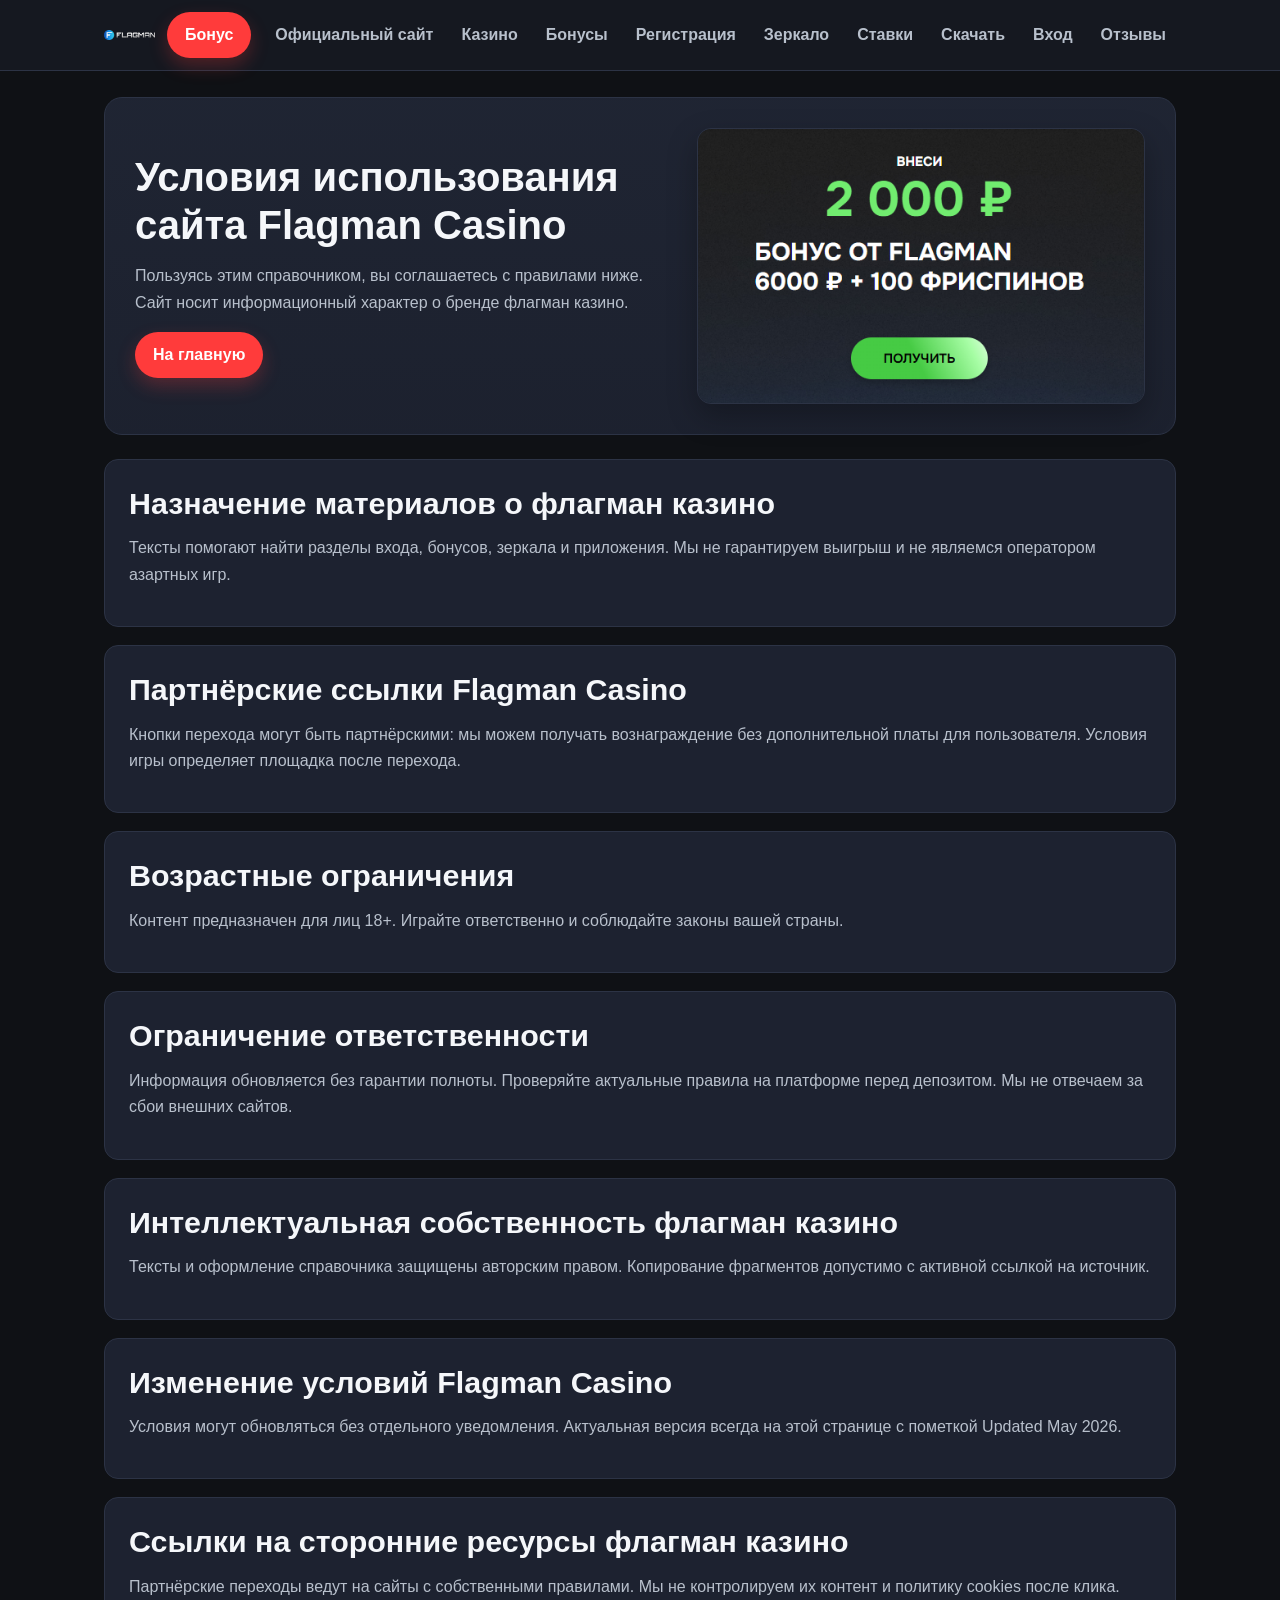
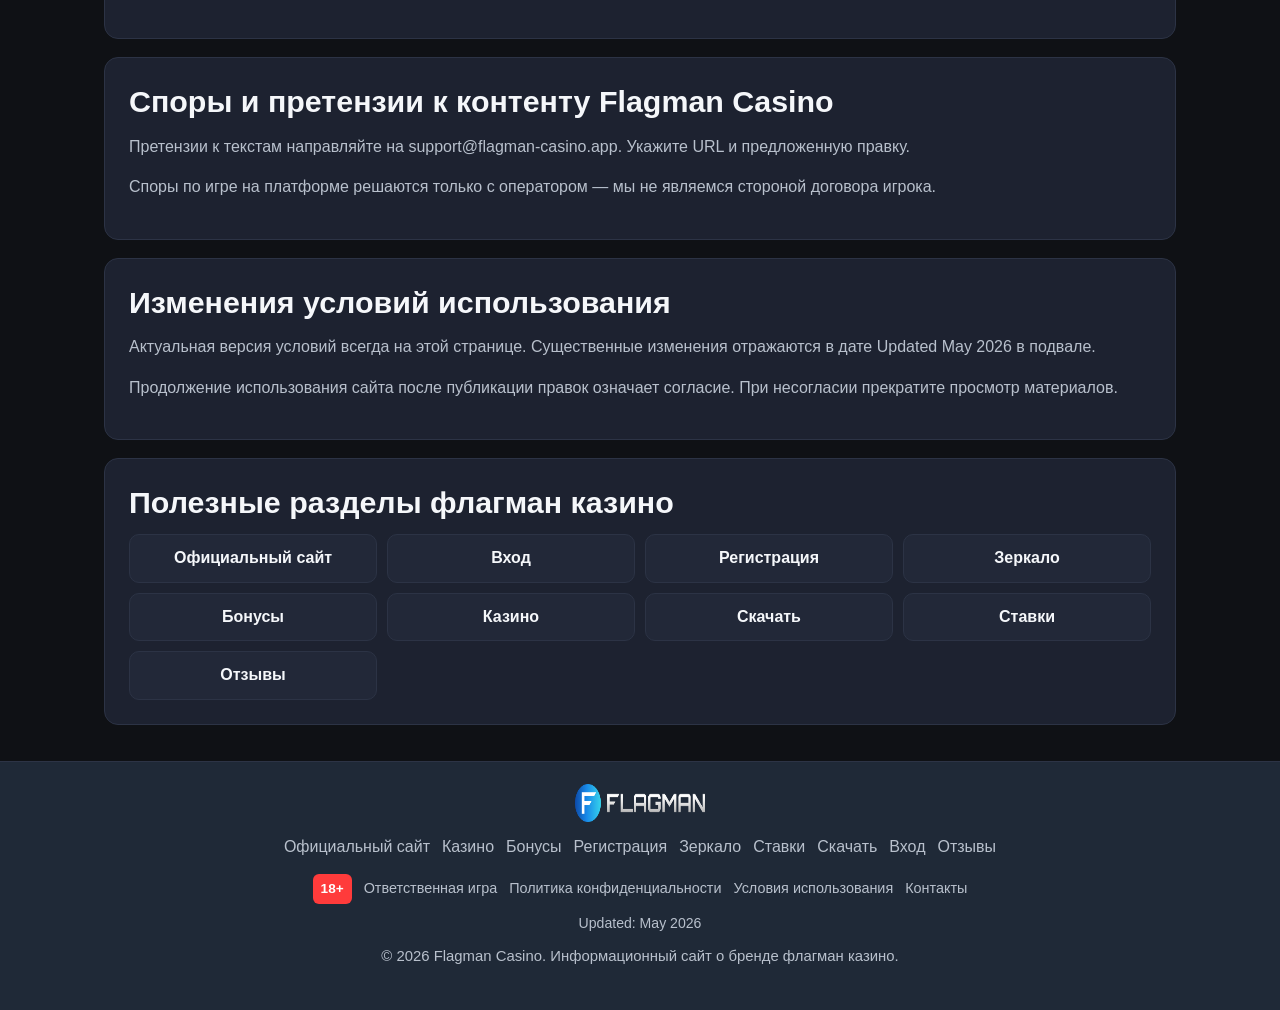
<file: terms.html>
<!doctype html>
<html lang="ru">
<head>
  <meta charset="UTF-8">
  <meta name="viewport" content="width=device-width, initial-scale=1.0">
  <meta name="robots" content="index, follow, max-image-preview:large">
  <title>Условия использования — Flagman Casino</title>
  <meta name="description" content="Условия использования информационного сайта флагман казино: правила контента, ссылки и ограничение ответственности.">
  <link rel="canonical" href="https://flagman-casino.vercel.app/terms/">
  <meta name="theme-color" content="#1f2937">
  
<link rel="icon" href="/favicon.ico?v=2" sizes="any">
<link rel="icon" type="image/png" sizes="32x32" href="/favicon-32x32.png?v=2">
<link rel="icon" type="image/png" sizes="16x16" href="/favicon-16x16.png?v=2">
<link rel="apple-touch-icon" href="/apple-touch-icon.png?v=2">
<link rel="manifest" href="/site.webmanifest">

  
<meta property="og:type" content="website">
<meta property="og:url" content="https://flagman-casino.vercel.app/terms/">
<meta property="og:title" content="Условия использования — Flagman Casino">
<meta property="og:description" content="Условия использования информационного сайта флагман казино: правила контента, ссылки и ограничение ответственности.">
<meta property="og:image" content="https://flagman-casino.vercel.app/assets/img/flagman-banner.png">
<meta name="twitter:card" content="summary_large_image">
<meta name="twitter:title" content="Условия использования — Flagman Casino">
<meta name="twitter:description" content="Условия использования информационного сайта флагман казино: правила контента, ссылки и ограничение ответственности.">
<meta name="twitter:image" content="https://flagman-casino.vercel.app/assets/img/flagman-banner.png">

  <link rel="stylesheet" href="/style.css">
  <script type="application/ld+json">{"@context": "https://schema.org", "@graph": [{"@type": "WebSite", "@id": "https://flagman-casino.vercel.app/#website", "url": "https://flagman-casino.vercel.app/", "name": "Flagman Casino", "inLanguage": "ru-RU"}, {"@type": "Organization", "@id": "https://flagman-casino.vercel.app/#organization", "name": "Flagman Casino", "url": "https://flagman-casino.vercel.app/", "logo": "https://flagman-casino.vercel.app/assets/img/logo.png"}, {"@type": "WebPage", "@id": "https://flagman-casino.vercel.app/terms/#webpage", "url": "https://flagman-casino.vercel.app/terms/", "name": "Условия использования — Flagman Casino", "description": "Условия использования информационного сайта флагман казино: правила контента, ссылки и ограничение ответственности.", "isPartOf": {"@id": "https://flagman-casino.vercel.app/#website"}, "inLanguage": "ru-RU"}, {"@type": "BreadcrumbList", "itemListElement": [{"@type": "ListItem", "position": 1, "name": "Главная", "item": "https://flagman-casino.vercel.app/"}, {"@type": "ListItem", "position": 2, "name": "Условия использования", "item": "https://flagman-casino.vercel.app/terms/"}]}]}</script>
</head>
<body>
<header class="site-header">
  <div class="container header-inner">
    <div class="brand-wrap">
      <a href="/"><img src="/assets/img/logo.png" alt="Flagman Casino логотип" class="logo" width="140" height="40" decoding="async"></a>
      <a class="bonus-btn" href="https://lkga.cc/0b02c9ea" target="_blank" rel="nofollow sponsored noopener">Бонус</a>
    </div>
    <button class="menu-toggle" type="button" data-menu-toggle aria-label="Открыть меню" aria-expanded="false">☰</button>
    <nav class="main-nav" data-main-nav aria-label="Основное меню">
      <ul class="nav-list"><li><a href="/official-site/">Официальный сайт</a></li><li><a href="/casino/">Казино</a></li><li><a href="/bonus/">Бонусы</a></li><li><a href="/registration/">Регистрация</a></li><li><a href="/zerkalo/">Зеркало</a></li><li><a href="/bets/">Ставки</a></li><li><a href="/download/">Скачать</a></li><li><a href="/login/">Вход</a></li><li><a href="/reviews/">Отзывы</a></li></ul>
    </nav>
  </div>
</header>
<main>
  <div class="container">
    <section class="hero">
      <div class="hero-grid">
        <div>
          <h1>Условия использования сайта Flagman Casino</h1>
          <p>Пользуясь этим справочником, вы соглашаетесь с правилами ниже. Сайт носит информационный характер о бренде флагман казино.</p>
          <div class="hero-actions">
            <a class="cta-btn" href="/">На главную</a>
          </div>
        </div>
        <a class="banner-link" href="https://lkga.cc/0b02c9ea" target="_blank" rel="nofollow sponsored noopener">
          <img src="/assets/img/flagman-banner.png" alt="Условия использования флагман казино" width="520" height="320" loading="eager" fetchpriority="high" decoding="async">
        </a>
      </div>
    </section>
    
    <div class="content-grid">
      <section class="section-card"><h2>Назначение материалов о флагман казино</h2><p>Тексты помогают найти разделы входа, бонусов, зеркала и приложения. Мы не гарантируем выигрыш и не являемся оператором азартных игр.</p></section>
<section class="section-card"><h2>Партнёрские ссылки Flagman Casino</h2><p>Кнопки перехода могут быть партнёрскими: мы можем получать вознаграждение без дополнительной платы для пользователя. Условия игры определяет площадка после перехода.</p></section>
<section class="section-card"><h2>Возрастные ограничения</h2><p>Контент предназначен для лиц 18+. Играйте ответственно и соблюдайте законы вашей страны.</p></section>
<section class="section-card"><h2>Ограничение ответственности</h2><p>Информация обновляется без гарантии полноты. Проверяйте актуальные правила на платформе перед депозитом. Мы не отвечаем за сбои внешних сайтов.</p></section>
<section class="section-card"><h2>Интеллектуальная собственность флагман казино</h2><p>Тексты и оформление справочника защищены авторским правом. Копирование фрагментов допустимо с активной ссылкой на источник.</p></section>
<section class="section-card"><h2>Изменение условий Flagman Casino</h2><p>Условия могут обновляться без отдельного уведомления. Актуальная версия всегда на этой странице с пометкой Updated May 2026.</p></section>
<section class="section-card" id="external"><h2>Ссылки на сторонние ресурсы флагман казино</h2><p>Партнёрские переходы ведут на сайты с собственными правилами. Мы не контролируем их контент и политику cookies после клика.</p></section>
<section class="section-card" id="disputes"><h2>Споры и претензии к контенту Flagman Casino</h2><p>Претензии к текстам направляйте на support@flagman-casino.app. Укажите URL и предложенную правку.</p><p>Споры по игре на платформе решаются только с оператором — мы не являемся стороной договора игрока.</p></section>
<section class="section-card" id="terms-updates"><h2>Изменения условий использования</h2><p>Актуальная версия условий всегда на этой странице. Существенные изменения отражаются в дате Updated May 2026 в подвале.</p><p>Продолжение использования сайта после публикации правок означает согласие. При несогласии прекратите просмотр материалов.</p></section>

      
      
      
      <section class="section-card">
  <h2>Полезные разделы флагман казино</h2>
  <div class="links-grid"><a href="/official-site/">Официальный сайт</a><a href="/login/">Вход</a><a href="/registration/">Регистрация</a><a href="/zerkalo/">Зеркало</a><a href="/bonus/">Бонусы</a><a href="/casino/">Казино</a><a href="/download/">Скачать</a><a href="/bets/">Ставки</a><a href="/reviews/">Отзывы</a></div>
</section>
    </div>
  </div>
</main>
<footer class="site-footer">
  <div class="container footer-inner">
    <img src="/assets/img/logo.png" alt="Флагман казино" class="footer-logo" width="130" height="38" loading="lazy" decoding="async">
    <div class="footer-links">
      <a href="/official-site/">Официальный сайт</a>
      <a href="/casino/">Казино</a>
      <a href="/bonus/">Бонусы</a>
      <a href="/registration/">Регистрация</a>
      <a href="/zerkalo/">Зеркало</a>
      <a href="/bets/">Ставки</a>
      <a href="/download/">Скачать</a>
      <a href="/login/">Вход</a>
      <a href="/reviews/">Отзывы</a>
    </div>
    <div class="footer-trust">
      <span class="badge-18">18+</span>
      <a href="/responsible-gaming/">Ответственная игра</a>
      <a href="/privacy-policy/">Политика конфиденциальности</a>
      <a href="/terms/">Условия использования</a>
      <a href="/contacts/">Контакты</a>
    </div>
    <p class="footer-updated">Updated: May 2026</p>
    <p class="copyright">© 2026 Flagman Casino. Информационный сайт о бренде флагман казино.</p>
  </div>
</footer>
<script src="/script.js" defer></script>
</body>
</html>
</file>
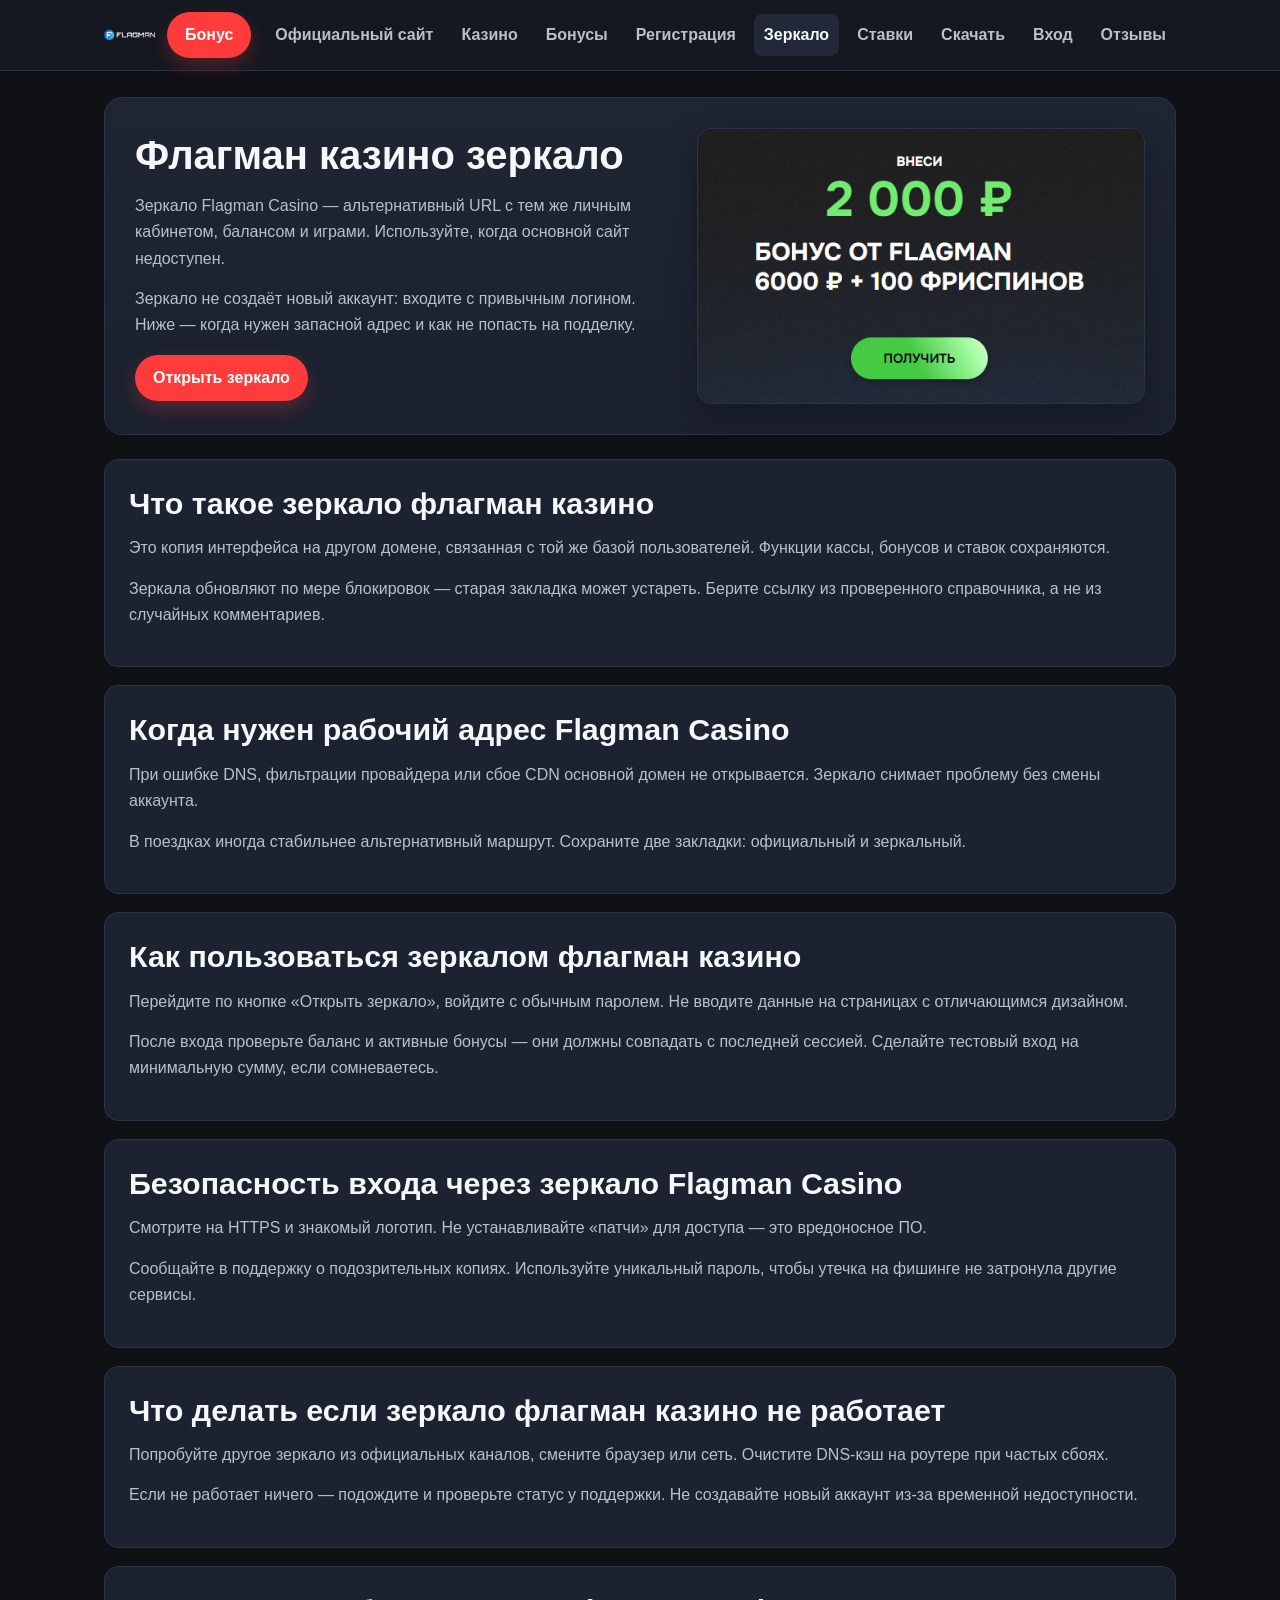
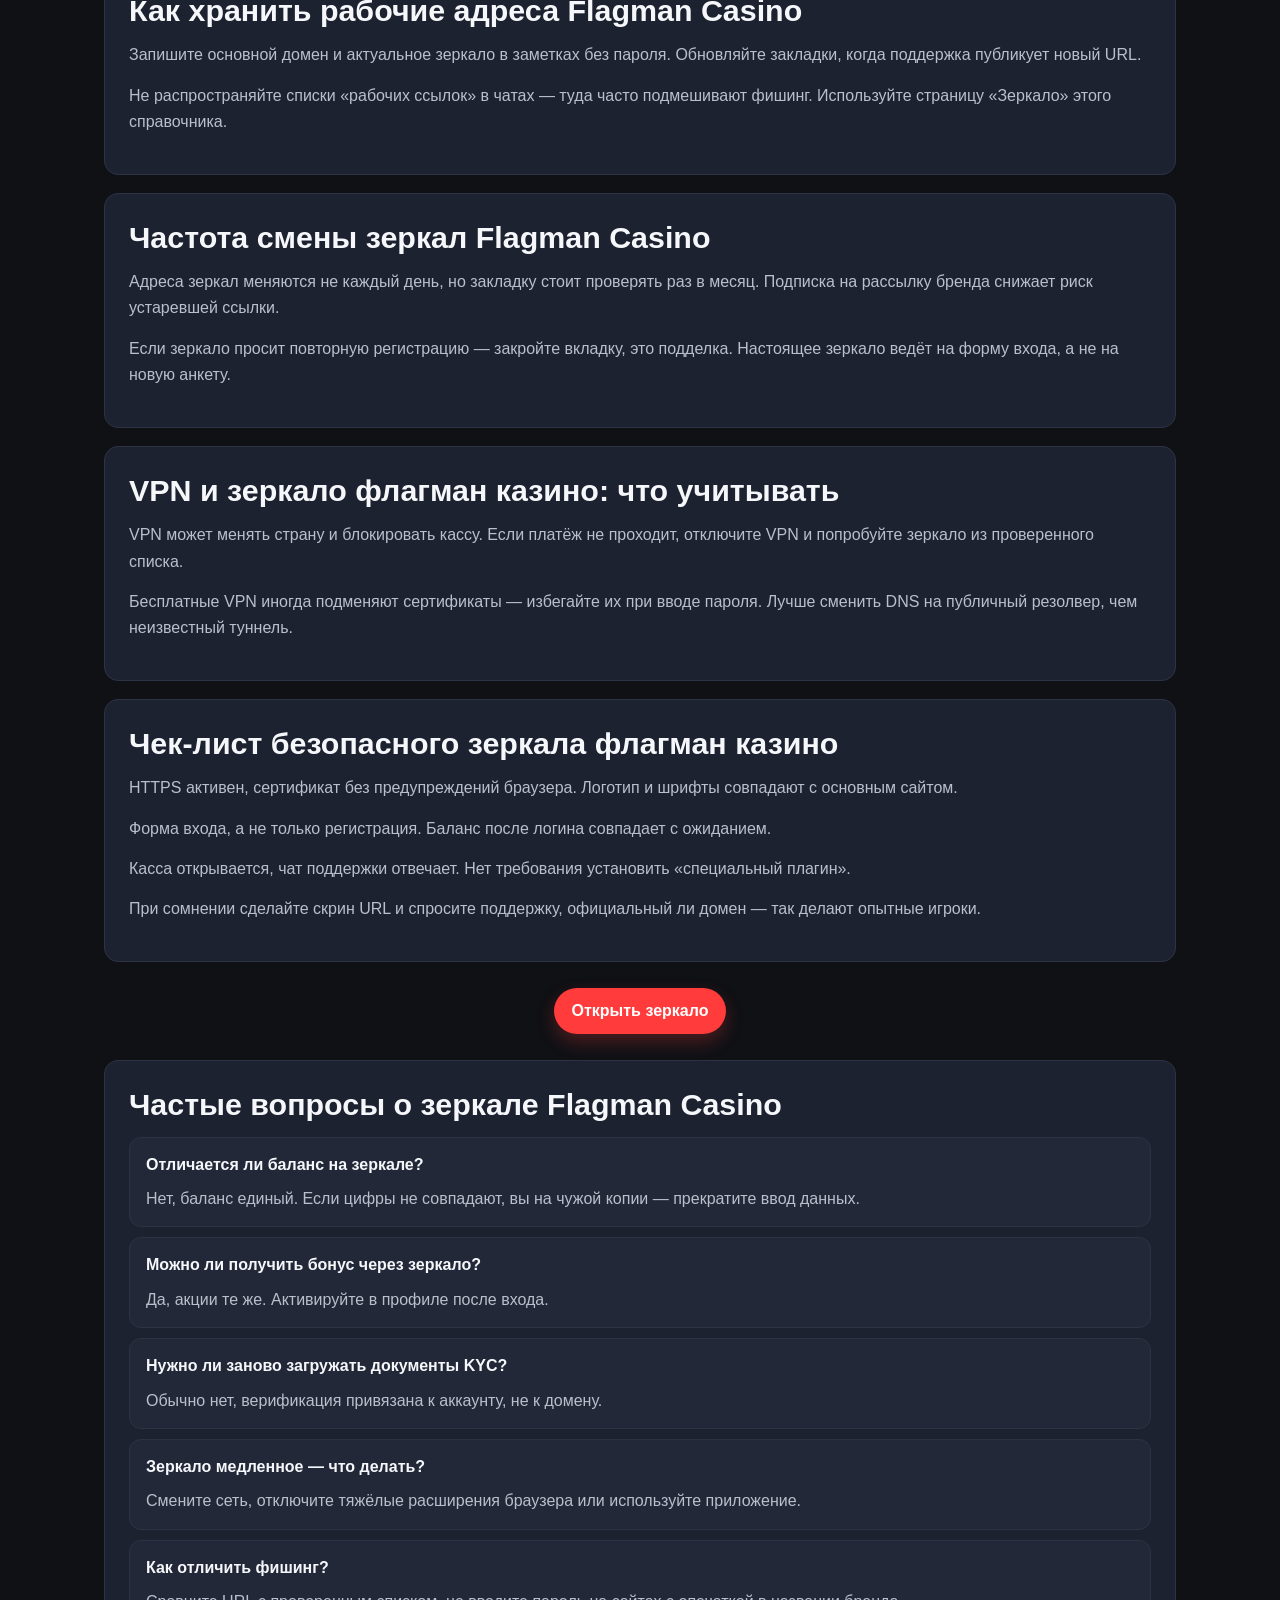
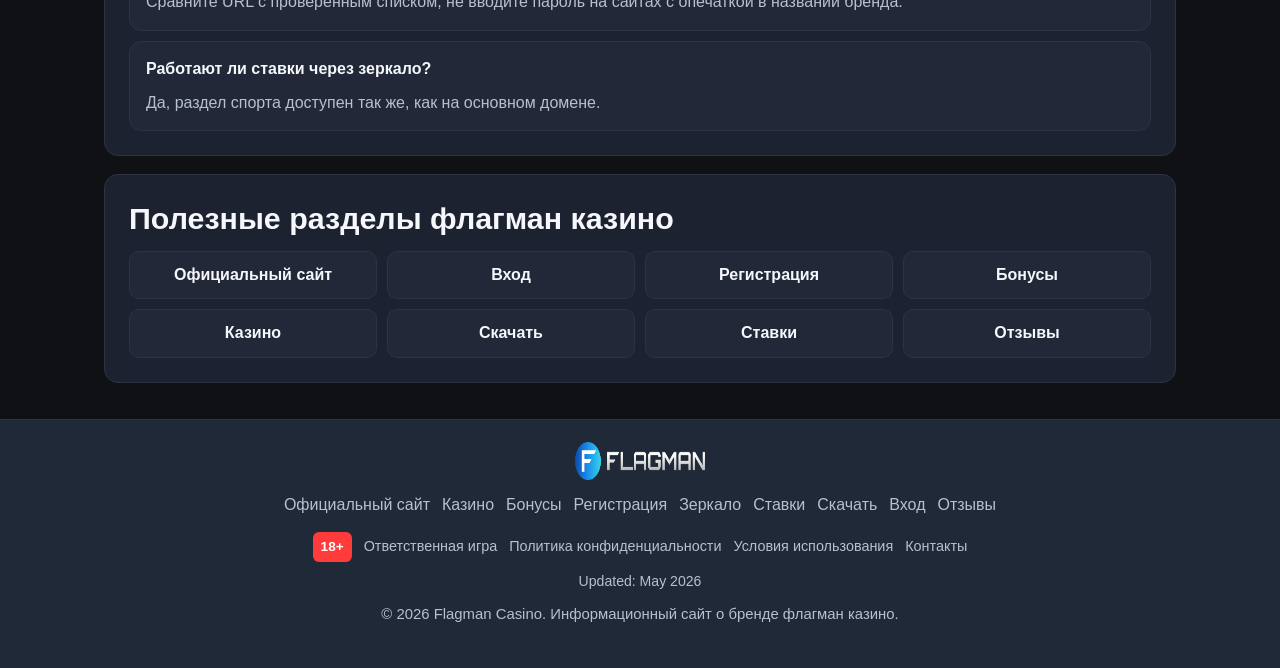
<file: zerkalo.html>
<!doctype html>
<html lang="ru">
<head>
  <meta charset="UTF-8">
  <meta name="viewport" content="width=device-width, initial-scale=1.0">
  <meta name="robots" content="index, follow, max-image-preview:large">
  <title>Флагман казино зеркало — рабочий доступ</title>
  <meta name="description" content="Зеркало флагман казино: рабочий адрес Flagman Casino, безопасный вход и что делать, если альтернативная ссылка не открывается.">
  <link rel="canonical" href="https://flagman-casino.vercel.app/zerkalo/">
  <meta name="theme-color" content="#1f2937">
  
<link rel="icon" href="/favicon.ico?v=2" sizes="any">
<link rel="icon" type="image/png" sizes="32x32" href="/favicon-32x32.png?v=2">
<link rel="icon" type="image/png" sizes="16x16" href="/favicon-16x16.png?v=2">
<link rel="apple-touch-icon" href="/apple-touch-icon.png?v=2">
<link rel="manifest" href="/site.webmanifest">

  
<meta property="og:type" content="website">
<meta property="og:url" content="https://flagman-casino.vercel.app/zerkalo/">
<meta property="og:title" content="Флагман казино зеркало — рабочий доступ">
<meta property="og:description" content="Зеркало флагман казино: рабочий адрес Flagman Casino, безопасный вход и что делать, если альтернативная ссылка не открывается.">
<meta property="og:image" content="https://flagman-casino.vercel.app/assets/img/flagman-banner.png">
<meta name="twitter:card" content="summary_large_image">
<meta name="twitter:title" content="Флагман казино зеркало — рабочий доступ">
<meta name="twitter:description" content="Зеркало флагман казино: рабочий адрес Flagman Casino, безопасный вход и что делать, если альтернативная ссылка не открывается.">
<meta name="twitter:image" content="https://flagman-casino.vercel.app/assets/img/flagman-banner.png">

  <link rel="stylesheet" href="/style.css">
  <script type="application/ld+json">{"@context": "https://schema.org", "@graph": [{"@type": "WebSite", "@id": "https://flagman-casino.vercel.app/#website", "url": "https://flagman-casino.vercel.app/", "name": "Flagman Casino", "inLanguage": "ru-RU"}, {"@type": "Organization", "@id": "https://flagman-casino.vercel.app/#organization", "name": "Flagman Casino", "url": "https://flagman-casino.vercel.app/", "logo": "https://flagman-casino.vercel.app/assets/img/logo.png"}, {"@type": "WebPage", "@id": "https://flagman-casino.vercel.app/zerkalo/#webpage", "url": "https://flagman-casino.vercel.app/zerkalo/", "name": "Флагман казино зеркало — рабочий доступ", "description": "Зеркало флагман казино: рабочий адрес Flagman Casino, безопасный вход и что делать, если альтернативная ссылка не открывается.", "isPartOf": {"@id": "https://flagman-casino.vercel.app/#website"}, "inLanguage": "ru-RU"}, {"@type": "BreadcrumbList", "itemListElement": [{"@type": "ListItem", "position": 1, "name": "Главная", "item": "https://flagman-casino.vercel.app/"}, {"@type": "ListItem", "position": 2, "name": "Зеркало", "item": "https://flagman-casino.vercel.app/zerkalo/"}]}, {"@type": "Article", "headline": "Флагман казино зеркало", "description": "Зеркало флагман казино: рабочий адрес Flagman Casino, безопасный вход и что делать, если альтернативная ссылка не открывается.", "author": {"@type": "Organization", "name": "Flagman Casino"}, "publisher": {"@type": "Organization", "name": "Flagman Casino", "logo": "https://flagman-casino.vercel.app/assets/img/logo.png"}, "datePublished": "2026-05-17", "dateModified": "2026-05-17", "inLanguage": "ru-RU", "mainEntityOfPage": {"@id": "https://flagman-casino.vercel.app/zerkalo/#webpage"}}, {"@type": "FAQPage", "mainEntity": [{"@type": "Question", "name": "Отличается ли баланс на зеркале?", "acceptedAnswer": {"@type": "Answer", "text": "Нет, баланс единый. Если цифры не совпадают, вы на чужой копии — прекратите ввод данных."}}, {"@type": "Question", "name": "Можно ли получить бонус через зеркало?", "acceptedAnswer": {"@type": "Answer", "text": "Да, акции те же. Активируйте в профиле после входа."}}, {"@type": "Question", "name": "Нужно ли заново загружать документы KYC?", "acceptedAnswer": {"@type": "Answer", "text": "Обычно нет, верификация привязана к аккаунту, не к домену."}}, {"@type": "Question", "name": "Зеркало медленное — что делать?", "acceptedAnswer": {"@type": "Answer", "text": "Смените сеть, отключите тяжёлые расширения браузера или используйте приложение."}}, {"@type": "Question", "name": "Как отличить фишинг?", "acceptedAnswer": {"@type": "Answer", "text": "Сравните URL с проверенным списком, не вводите пароль на сайтах с опечаткой в названии бренда."}}, {"@type": "Question", "name": "Работают ли ставки через зеркало?", "acceptedAnswer": {"@type": "Answer", "text": "Да, раздел спорта доступен так же, как на основном домене."}}]}]}</script>
</head>
<body>
<header class="site-header">
  <div class="container header-inner">
    <div class="brand-wrap">
      <a href="/"><img src="/assets/img/logo.png" alt="Flagman Casino логотип" class="logo" width="140" height="40" decoding="async"></a>
      <a class="bonus-btn" href="https://lkga.cc/0b02c9ea" target="_blank" rel="nofollow sponsored noopener">Бонус</a>
    </div>
    <button class="menu-toggle" type="button" data-menu-toggle aria-label="Открыть меню" aria-expanded="false">☰</button>
    <nav class="main-nav" data-main-nav aria-label="Основное меню">
      <ul class="nav-list"><li><a href="/official-site/">Официальный сайт</a></li><li><a href="/casino/">Казино</a></li><li><a href="/bonus/">Бонусы</a></li><li><a href="/registration/">Регистрация</a></li><li><a href="/zerkalo/" class="active">Зеркало</a></li><li><a href="/bets/">Ставки</a></li><li><a href="/download/">Скачать</a></li><li><a href="/login/">Вход</a></li><li><a href="/reviews/">Отзывы</a></li></ul>
    </nav>
  </div>
</header>
<main>
  <div class="container">
    <section class="hero">
      <div class="hero-grid">
        <div>
          <h1>Флагман казино зеркало</h1>
          <p>Зеркало Flagman Casino — альтернативный URL с тем же личным кабинетом, балансом и играми. Используйте, когда основной сайт недоступен.</p><p>Зеркало не создаёт новый аккаунт: входите с привычным логином. Ниже — когда нужен запасной адрес и как не попасть на подделку.</p>
          <div class="hero-actions">
            <a class="cta-btn" href="https://lkga.cc/0b02c9ea" target="_blank" rel="nofollow sponsored noopener">Открыть зеркало</a>
          </div>
        </div>
        <a class="banner-link" href="https://lkga.cc/0b02c9ea" target="_blank" rel="nofollow sponsored noopener">
          <img src="/assets/img/flagman-banner.png" alt="Флагман казино зеркало рабочий доступ" width="520" height="320" loading="eager" fetchpriority="high" decoding="async">
        </a>
      </div>
    </section>
    
    <div class="content-grid">
      <section class="section-card" id="what"><h2>Что такое зеркало флагман казино</h2><p>Это копия интерфейса на другом домене, связанная с той же базой пользователей. Функции кассы, бонусов и ставок сохраняются.</p><p>Зеркала обновляют по мере блокировок — старая закладка может устареть. Берите ссылку из проверенного справочника, а не из случайных комментариев.</p></section>
<section class="section-card" id="when"><h2>Когда нужен рабочий адрес Flagman Casino</h2><p>При ошибке DNS, фильтрации провайдера или сбое CDN основной домен не открывается. Зеркало снимает проблему без смены аккаунта.</p><p>В поездках иногда стабильнее альтернативный маршрут. Сохраните две закладки: официальный и зеркальный.</p></section>
<section class="section-card" id="use"><h2>Как пользоваться зеркалом флагман казино</h2><p>Перейдите по кнопке «Открыть зеркало», войдите с обычным паролем. Не вводите данные на страницах с отличающимся дизайном.</p><p>После входа проверьте баланс и активные бонусы — они должны совпадать с последней сессией. Сделайте тестовый вход на минимальную сумму, если сомневаетесь.</p></section>
<section class="section-card" id="mirror-safe"><h2>Безопасность входа через зеркало Flagman Casino</h2><p>Смотрите на HTTPS и знакомый логотип. Не устанавливайте «патчи» для доступа — это вредоносное ПО.</p><p>Сообщайте в поддержку о подозрительных копиях. Используйте уникальный пароль, чтобы утечка на фишинге не затронула другие сервисы.</p></section>
<section class="section-card" id="mirror-down"><h2>Что делать если зеркало флагман казино не работает</h2><p>Попробуйте другое зеркало из официальных каналов, смените браузер или сеть. Очистите DNS-кэш на роутере при частых сбоях.</p><p>Если не работает ничего — подождите и проверьте статус у поддержки. Не создавайте новый аккаунт из-за временной недоступности.</p></section>
<section class="section-card" id="bookmarks"><h2>Как хранить рабочие адреса Flagman Casino</h2><p>Запишите основной домен и актуальное зеркало в заметках без пароля. Обновляйте закладки, когда поддержка публикует новый URL.</p><p>Не распространяйте списки «рабочих ссылок» в чатах — туда часто подмешивают фишинг. Используйте страницу «Зеркало» этого справочника.</p></section>
<section class="section-card" id="rotation"><h2>Частота смены зеркал Flagman Casino</h2><p>Адреса зеркал меняются не каждый день, но закладку стоит проверять раз в месяц. Подписка на рассылку бренда снижает риск устаревшей ссылки.</p><p>Если зеркало просит повторную регистрацию — закройте вкладку, это подделка. Настоящее зеркало ведёт на форму входа, а не на новую анкету.</p></section>
<section class="section-card" id="vpn"><h2>VPN и зеркало флагман казино: что учитывать</h2><p>VPN может менять страну и блокировать кассу. Если платёж не проходит, отключите VPN и попробуйте зеркало из проверенного списка.</p><p>Бесплатные VPN иногда подменяют сертификаты — избегайте их при вводе пароля. Лучше сменить DNS на публичный резолвер, чем неизвестный туннель.</p></section>
<section class="section-card" id="checklist"><h2>Чек-лист безопасного зеркала флагман казино</h2><p>HTTPS активен, сертификат без предупреждений браузера. Логотип и шрифты совпадают с основным сайтом.</p><p>Форма входа, а не только регистрация. Баланс после логина совпадает с ожиданием.</p><p>Касса открывается, чат поддержки отвечает. Нет требования установить «специальный плагин».</p><p>При сомнении сделайте скрин URL и спросите поддержку, официальный ли домен — так делают опытные игроки.</p></section>

      
      <p class="cta-mid"><a class="cta-btn" href="https://lkga.cc/0b02c9ea" target="_blank" rel="nofollow sponsored noopener">Открыть зеркало</a></p>
      <section class="section-card" id="faq"><h2>Частые вопросы о зеркале Flagman Casino</h2><div class="faq-item"><h3>Отличается ли баланс на зеркале?</h3><p>Нет, баланс единый. Если цифры не совпадают, вы на чужой копии — прекратите ввод данных.</p></div><div class="faq-item"><h3>Можно ли получить бонус через зеркало?</h3><p>Да, акции те же. Активируйте в профиле после входа.</p></div><div class="faq-item"><h3>Нужно ли заново загружать документы KYC?</h3><p>Обычно нет, верификация привязана к аккаунту, не к домену.</p></div><div class="faq-item"><h3>Зеркало медленное — что делать?</h3><p>Смените сеть, отключите тяжёлые расширения браузера или используйте приложение.</p></div><div class="faq-item"><h3>Как отличить фишинг?</h3><p>Сравните URL с проверенным списком, не вводите пароль на сайтах с опечаткой в названии бренда.</p></div><div class="faq-item"><h3>Работают ли ставки через зеркало?</h3><p>Да, раздел спорта доступен так же, как на основном домене.</p></div></section>
      <section class="section-card">
  <h2>Полезные разделы флагман казино</h2>
  <div class="links-grid"><a href="/official-site/">Официальный сайт</a><a href="/login/">Вход</a><a href="/registration/">Регистрация</a><a href="/bonus/">Бонусы</a><a href="/casino/">Казино</a><a href="/download/">Скачать</a><a href="/bets/">Ставки</a><a href="/reviews/">Отзывы</a></div>
</section>
    </div>
  </div>
</main>
<footer class="site-footer">
  <div class="container footer-inner">
    <img src="/assets/img/logo.png" alt="Флагман казино" class="footer-logo" width="130" height="38" loading="lazy" decoding="async">
    <div class="footer-links">
      <a href="/official-site/">Официальный сайт</a>
      <a href="/casino/">Казино</a>
      <a href="/bonus/">Бонусы</a>
      <a href="/registration/">Регистрация</a>
      <a href="/zerkalo/">Зеркало</a>
      <a href="/bets/">Ставки</a>
      <a href="/download/">Скачать</a>
      <a href="/login/">Вход</a>
      <a href="/reviews/">Отзывы</a>
    </div>
    <div class="footer-trust">
      <span class="badge-18">18+</span>
      <a href="/responsible-gaming/">Ответственная игра</a>
      <a href="/privacy-policy/">Политика конфиденциальности</a>
      <a href="/terms/">Условия использования</a>
      <a href="/contacts/">Контакты</a>
    </div>
    <p class="footer-updated">Updated: May 2026</p>
    <p class="copyright">© 2026 Flagman Casino. Информационный сайт о бренде флагман казино.</p>
  </div>
</footer>
<script src="/script.js" defer></script>
</body>
</html>
</file>
<file: style.css>
:root {
  --bg: #0f1115;
  --header-footer: #1f2937;
  --block: #1d2230;
  --card: #222838;
  --border: #2c3345;
  --text: #f5f7fa;
  --muted: #b8c0cc;
  --accent: #ff3b3b;
  --accent-hover: #ff5757;
  --accent-soft: #ffd166;
}

*,
*::before,
*::after {
  box-sizing: border-box;
}

html,
body {
  margin: 0;
  padding: 0;
  background: var(--bg);
  color: var(--text);
  font-family: "Segoe UI", Tahoma, Arial, sans-serif;
  line-height: 1.65;
}

a {
  color: inherit;
  text-decoration: none;
}

img {
  max-width: 100%;
  display: block;
}

.container {
  max-width: 1120px;
  margin: 0 auto;
  padding: 0 24px;
}

.site-header {
  position: sticky;
  top: 0;
  z-index: 1000;
  background: rgba(23, 26, 33, 0.95);
  backdrop-filter: blur(6px);
  border-bottom: 1px solid var(--border);
}

.header-inner {
  min-height: 70px;
  display: flex;
  align-items: center;
  justify-content: space-between;
  gap: 14px;
}

.brand-wrap {
  display: flex;
  align-items: center;
  gap: 12px;
  min-width: 0;
}

.logo {
  width: 140px;
  height: auto;
}

.bonus-btn,
.cta-btn {
  display: inline-flex;
  align-items: center;
  justify-content: center;
  gap: 8px;
  background: var(--accent);
  color: #fff;
  padding: 10px 18px;
  border-radius: 999px;
  font-weight: 700;
  box-shadow: 0 8px 18px rgba(255, 59, 59, 0.25);
  transition: background 0.2s ease, transform 0.2s ease;
}

.bonus-btn:hover,
.cta-btn:hover {
  background: var(--accent-hover);
  transform: translateY(-1px);
}

.menu-toggle {
  border: 1px solid var(--border);
  background: var(--card);
  color: var(--text);
  width: 42px;
  height: 42px;
  border-radius: 10px;
  display: none;
  align-items: center;
  justify-content: center;
  cursor: pointer;
  font-size: 20px;
}

.main-nav {
  display: flex;
  align-items: center;
}

.nav-list {
  display: flex;
  align-items: center;
  gap: 8px;
  list-style: none;
  margin: 0;
  padding: 0;
}

.nav-list a {
  display: inline-flex;
  align-items: center;
  padding: 8px 10px;
  border-radius: 8px;
  color: var(--muted);
  font-weight: 600;
  white-space: nowrap;
}

.nav-list a:hover,
.nav-list a.active {
  color: var(--text);
  background: var(--card);
}

main {
  padding: 26px 0 10px;
}

.hero {
  background: linear-gradient(180deg, rgba(34, 40, 56, 0.85), rgba(29, 34, 48, 0.95));
  border: 1px solid var(--border);
  border-radius: 18px;
  padding: 30px;
}

.hero-grid {
  display: grid;
  grid-template-columns: 1.2fr 1fr;
  gap: 24px;
  align-items: center;
}

h1 {
  margin: 0 0 14px;
  font-size: clamp(1.8rem, 4vw, 2.5rem);
  line-height: 1.2;
}

h2 {
  margin: 0 0 12px;
  font-size: clamp(1.3rem, 2.8vw, 1.9rem);
  line-height: 1.3;
}

p {
  margin: 0 0 14px;
  color: var(--muted);
}

.hero-actions {
  margin-top: 16px;
}

.banner-link img {
  border-radius: 14px;
  border: 1px solid var(--border);
  box-shadow: 0 12px 30px rgba(0, 0, 0, 0.28);
}

.content-grid {
  margin-top: 24px;
  display: grid;
  grid-template-columns: 1fr;
  gap: 18px;
}

.section-card {
  background: var(--block);
  border: 1px solid var(--border);
  border-radius: 14px;
  padding: 24px;
}

.faq-item {
  background: var(--card);
  border: 1px solid var(--border);
  border-radius: 12px;
  padding: 14px 16px;
  margin-bottom: 10px;
}

.faq-item:last-child {
  margin-bottom: 0;
}

.faq-item h3 {
  margin: 0 0 8px;
  font-size: 1rem;
}

.faq-item p {
  margin: 0;
}

.links-grid {
  display: grid;
  grid-template-columns: repeat(4, minmax(0, 1fr));
  gap: 10px;
}

.links-grid a {
  background: var(--card);
  border: 1px solid var(--border);
  border-radius: 10px;
  padding: 10px 12px;
  color: var(--text);
  text-align: center;
  font-weight: 600;
}

.links-grid a:hover {
  border-color: var(--accent-soft);
  color: var(--accent-soft);
}

.site-footer {
  margin-top: 26px;
  border-top: 1px solid var(--border);
  background: var(--header-footer);
}

.footer-inner {
  padding: 22px 0 28px;
  text-align: center;
}

.footer-logo {
  width: 130px;
  margin: 0 auto 12px;
}

.footer-links {
  display: flex;
  justify-content: center;
  flex-wrap: wrap;
  gap: 12px;
  margin-bottom: 10px;
}

.footer-links a {
  color: var(--muted);
}

.footer-links a:hover {
  color: var(--text);
}

.copyright {
  color: var(--muted);
  font-size: 0.93rem;
}

.footer-trust {
  display: flex;
  justify-content: center;
  flex-wrap: wrap;
  gap: 12px;
  margin: 14px 0 8px;
  align-items: center;
}

.footer-trust a {
  color: var(--muted);
  font-size: 0.9rem;
}

.footer-trust a:hover {
  color: var(--accent-soft);
}

.badge-18 {
  display: inline-flex;
  align-items: center;
  justify-content: center;
  min-width: 36px;
  padding: 4px 8px;
  border-radius: 6px;
  background: var(--accent);
  color: #fff;
  font-weight: 800;
  font-size: 0.85rem;
}

.footer-updated {
  color: var(--muted);
  font-size: 0.88rem;
  margin: 0 0 8px;
}

.page-toc {
  margin-top: 20px;
  background: var(--block);
  border: 1px solid var(--border);
  border-radius: 14px;
  padding: 18px 22px;
}

.page-toc .toc-title {
  margin: 0 0 10px;
  font-size: 1.1rem;
}

.page-toc ol {
  margin: 0;
  padding-left: 20px;
  color: var(--muted);
}

.page-toc a {
  color: var(--text);
}

.page-toc a:hover {
  color: var(--accent-soft);
}

.cta-mid {
  text-align: center;
  margin: 8px 0;
}

.practice-block {
  border-color: rgba(255, 209, 102, 0.35);
}

.banner-link img {
  width: 100%;
  height: auto;
  aspect-ratio: 13 / 8;
  object-fit: cover;
}

.header-inner {
  position: relative;
}

@media (max-width: 980px) {
  .header-inner {
    min-height: 62px;
  }

  .logo {
    width: 118px;
  }

  .main-nav {
    position: absolute;
    left: 0;
    right: 0;
    top: 100%;
    background: var(--header-footer);
    border-bottom: 1px solid var(--border);
    border-top: 1px solid var(--border);
    padding: 8px 0;
    display: none;
  }

  .main-nav.open {
    display: block;
  }

  .nav-list {
    flex-direction: column;
    align-items: stretch;
    gap: 4px;
    padding: 0 24px;
  }

  .nav-list a {
    width: 100%;
    justify-content: flex-start;
    padding: 10px 12px;
  }

  .menu-toggle {
    display: inline-flex;
  }

  .hero {
    padding: 22px;
  }

  .hero-grid {
    grid-template-columns: 1fr;
    gap: 16px;
  }

  .links-grid {
    grid-template-columns: repeat(2, minmax(0, 1fr));
  }
}

@media (max-width: 560px) {
  .container {
    padding: 0 16px;
  }

  .bonus-btn {
    padding: 9px 12px;
    font-size: 0.92rem;
  }

  .hero,
  .section-card {
    padding: 18px;
  }
}
</file>
